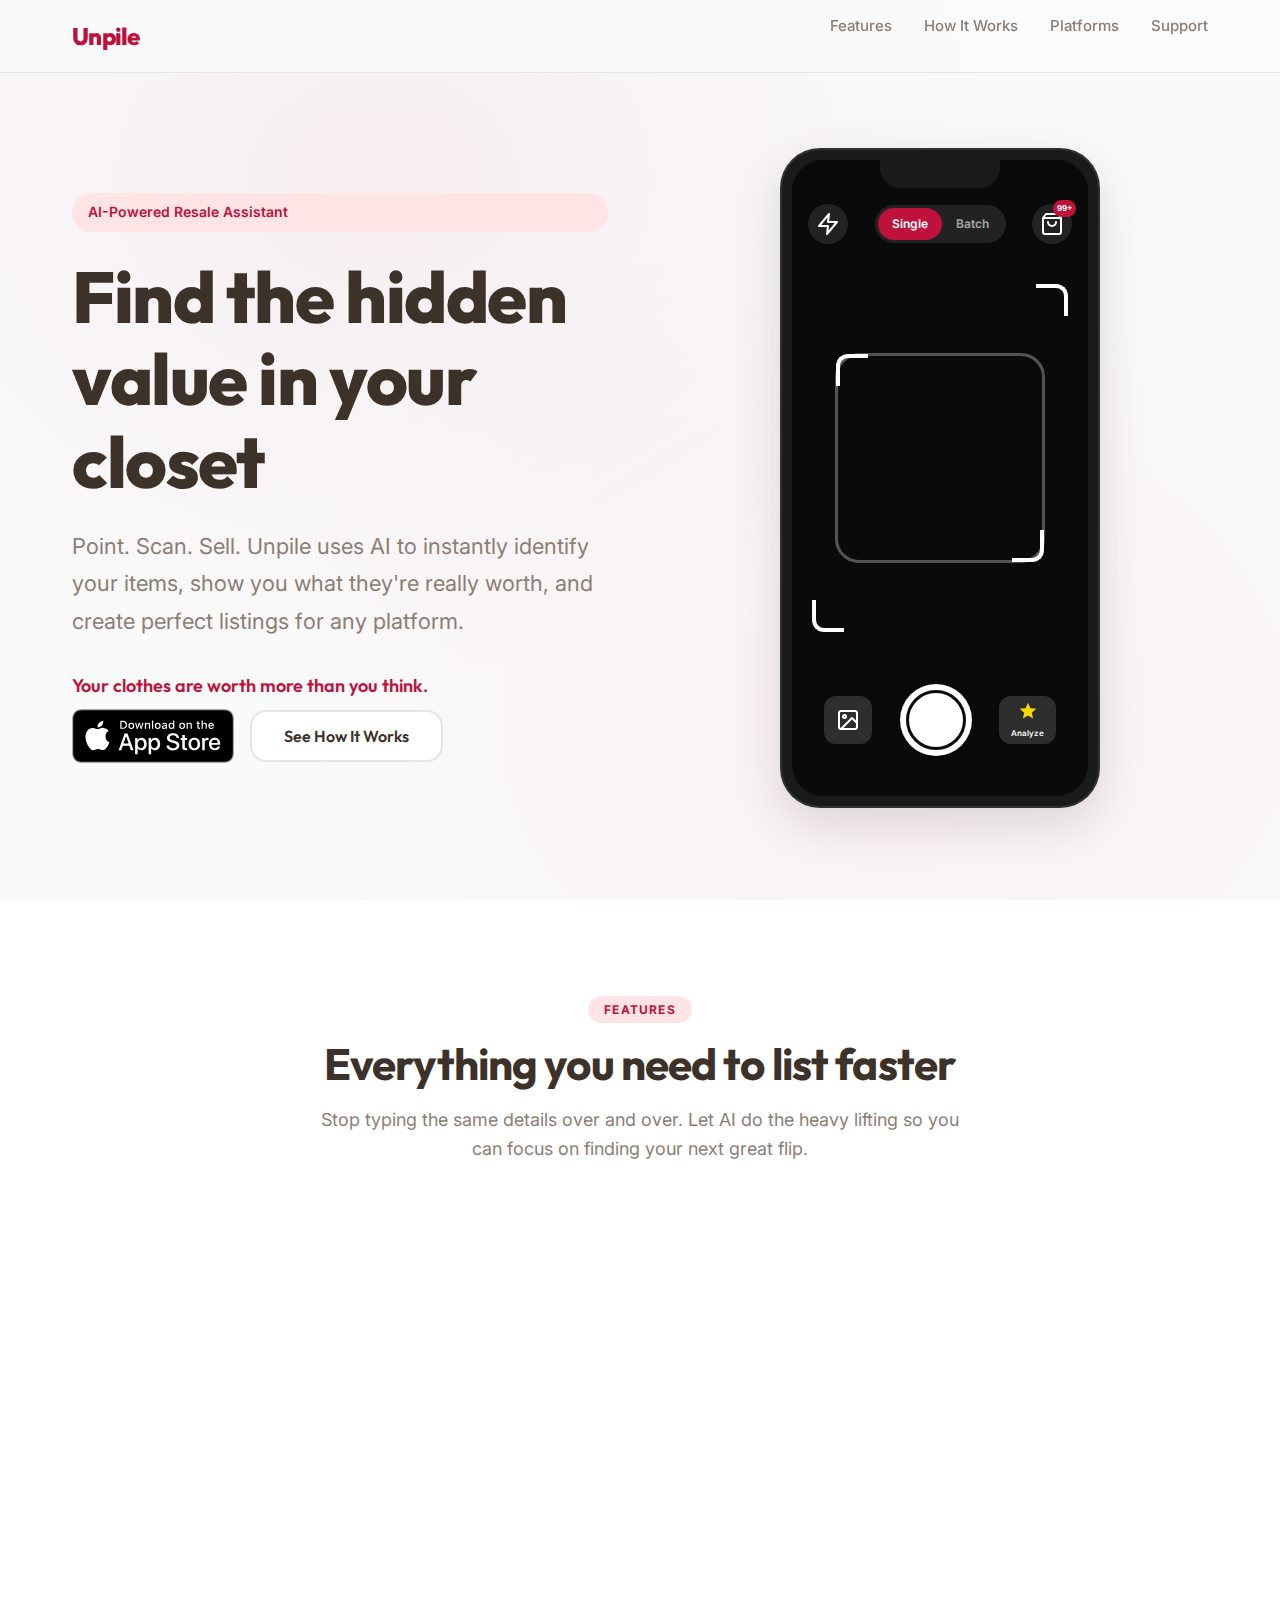
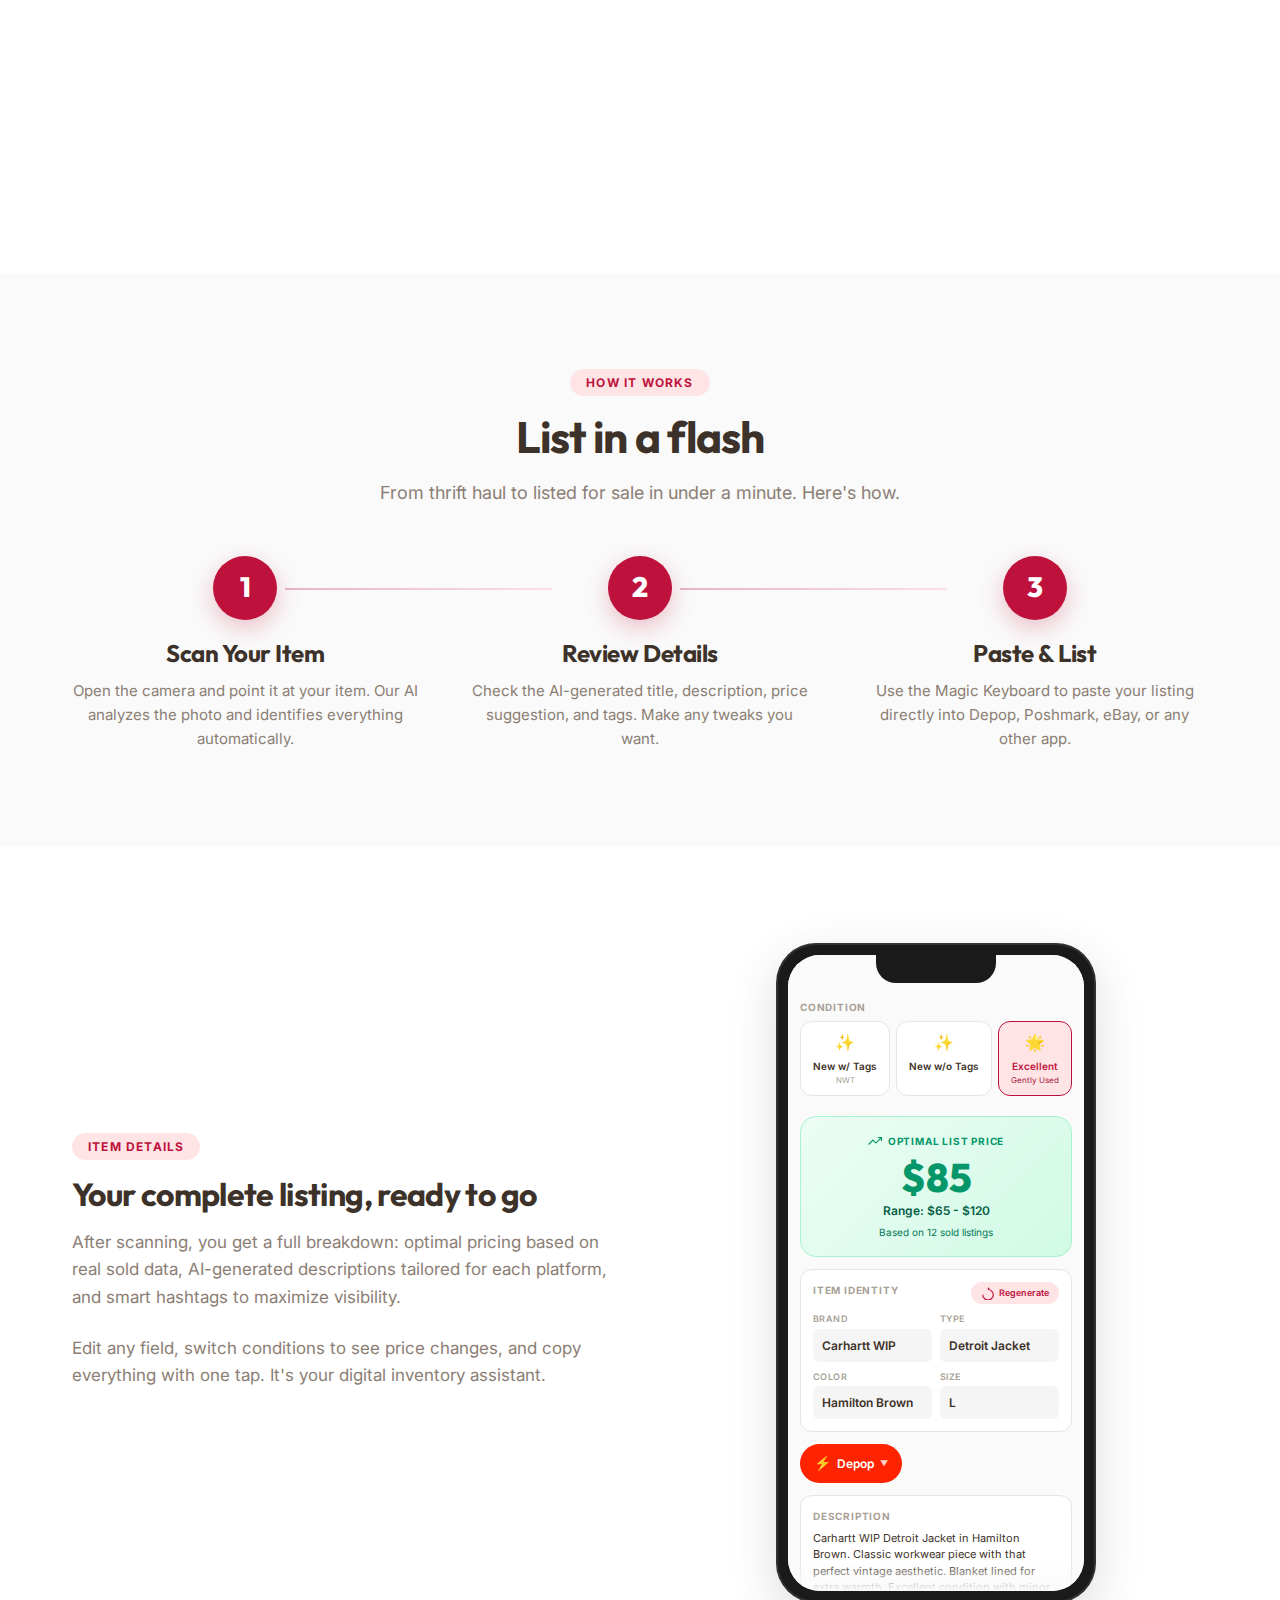
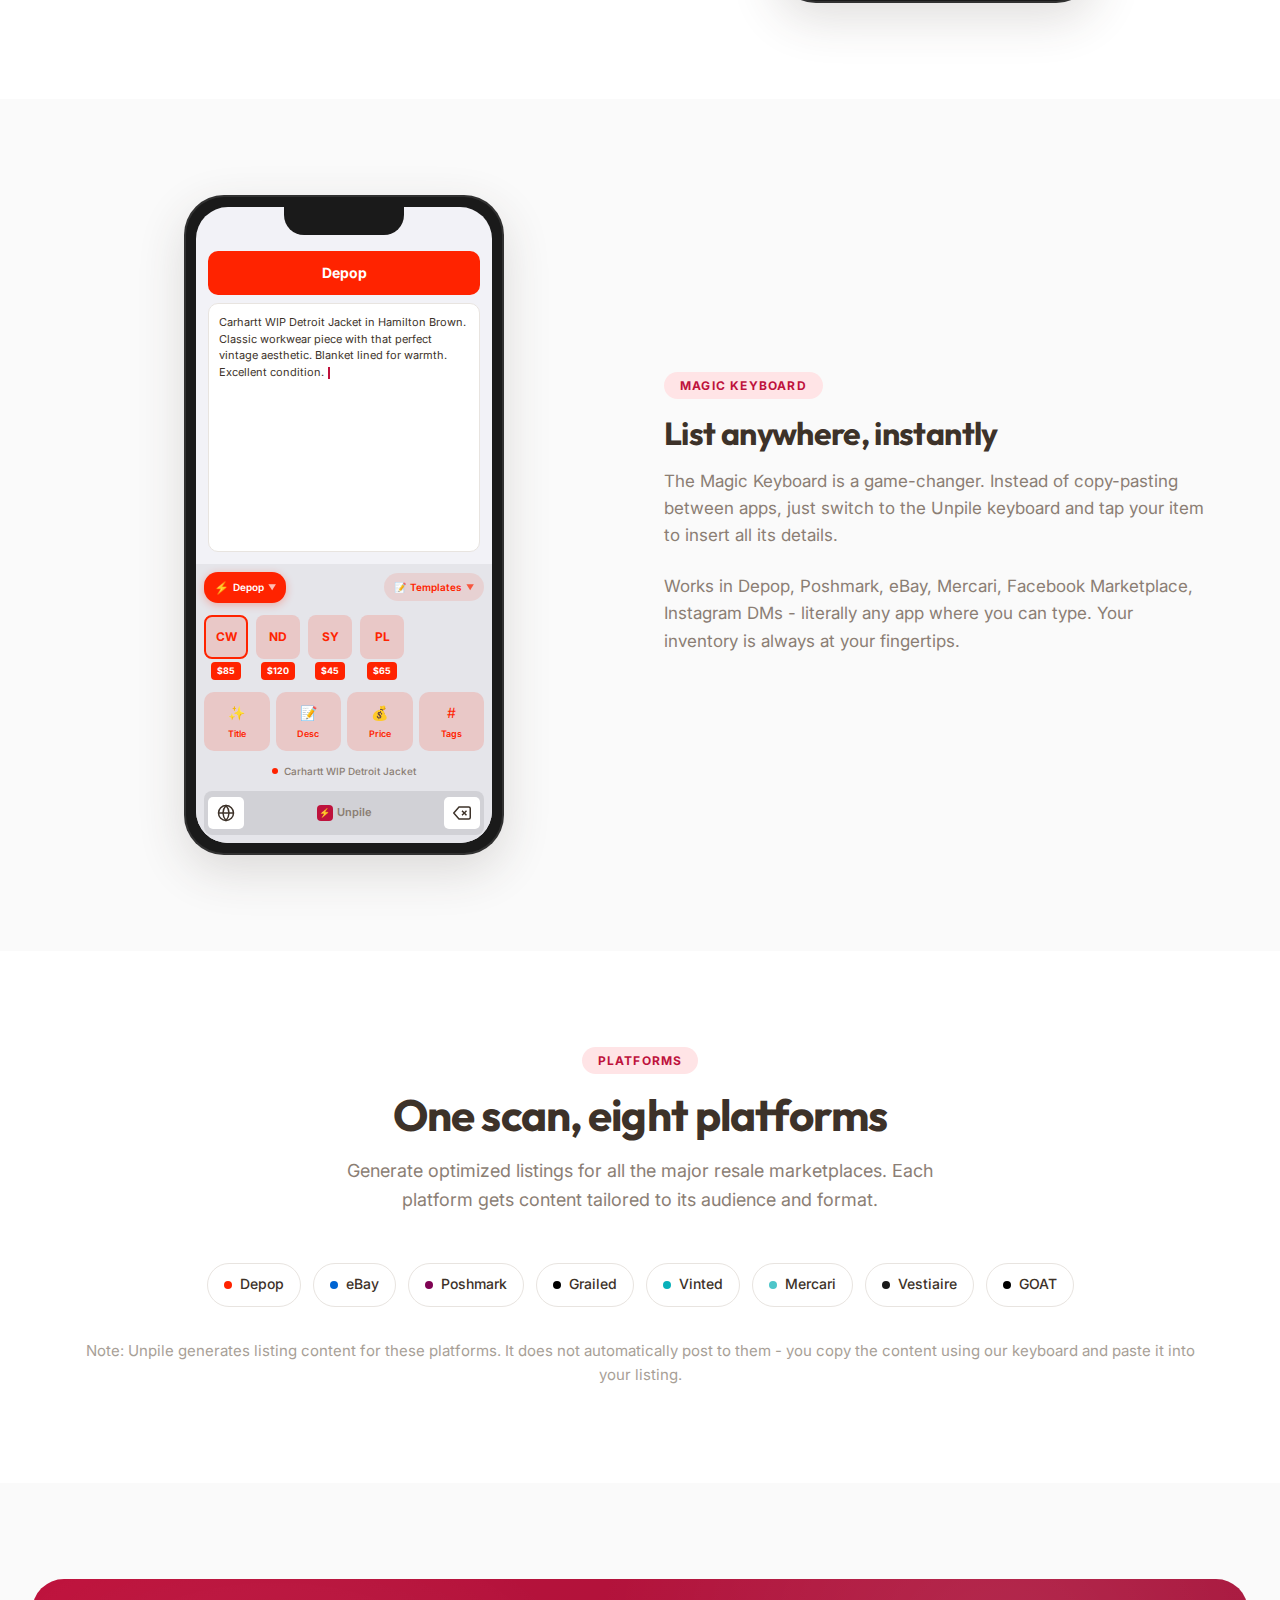
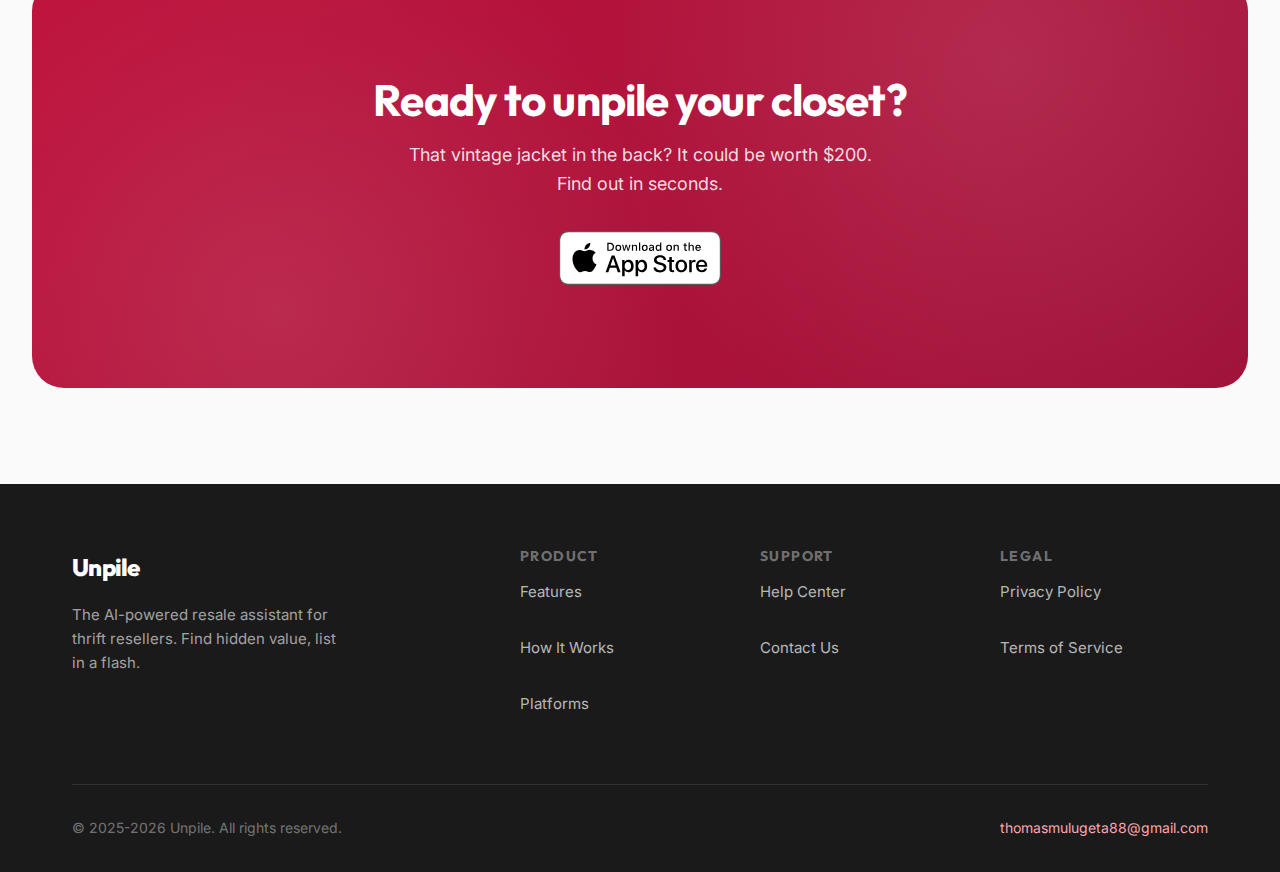
<file: index.html>
<!DOCTYPE html>
<html lang="en">
<head>
    <meta charset="UTF-8">
    <meta name="viewport" content="width=device-width, initial-scale=1.0, viewport-fit=cover">
    <meta name="description" content="Unpile - The AI-powered resale assistant. Find hidden value in your closet with instant item scanning, smart pricing from real eBay data, and one-tap listings for Depop, Poshmark, eBay, and more.">
    <meta name="keywords" content="reseller app, thrift reselling, AI scanner, Depop, Poshmark, eBay, Grailed, inventory app, resale assistant">
    <meta name="author" content="Unpile">
    <meta name="robots" content="index, follow">

    <!-- iOS Native Feel -->
    <meta name="apple-mobile-web-app-capable" content="yes">
    <meta name="apple-mobile-web-app-status-bar-style" content="black-translucent">
    <meta name="format-detection" content="telephone=no">
    <meta name="theme-color" content="#FAFAFA">

    <!-- Open Graph / Facebook -->
    <meta property="og:type" content="website">
    <meta property="og:url" content="https://unpile-app.github.io/">
    <meta property="og:title" content="Unpile - Find Hidden Value in Your Closet">
    <meta property="og:description" content="The AI-powered resale assistant. Scan items, get smart pricing, and generate listings for 8+ platforms in seconds.">
    <meta property="og:image" content="https://unpile-app.github.io/og-image.png">
    <meta property="og:site_name" content="Unpile">

    <!-- Twitter -->
    <meta name="twitter:card" content="summary_large_image">
    <meta name="twitter:url" content="https://unpile-app.github.io/">
    <meta name="twitter:title" content="Unpile - Find Hidden Value in Your Closet">
    <meta name="twitter:description" content="The AI-powered resale assistant. Scan items, get smart pricing, and generate listings for 8+ platforms in seconds.">
    <meta name="twitter:image" content="https://unpile-app.github.io/og-image.png">

    <!-- Favicon -->
    <link rel="icon" type="image/png" sizes="32x32" href="favicon-32x32.png">
    <link rel="icon" type="image/png" sizes="16x16" href="favicon-16x16.png">
    <link rel="apple-touch-icon" sizes="180x180" href="apple-touch-icon.png">

    <title>Unpile - Find Hidden Value in Your Closet</title>
    <link rel="stylesheet" href="styles.css">
</head>
<body>
<script>
// Keyboard accessibility for nav toggle
document.addEventListener('DOMContentLoaded', function() {
  var navToggle = document.querySelector('.nav-toggle');
  if (navToggle) {
    navToggle.addEventListener('keydown', function(e) {
      if (e.key === 'Enter' || e.key === ' ') {
        e.preventDefault();
        var checkbox = document.getElementById('nav-toggle');
        if (checkbox) checkbox.checked = !checkbox.checked;
      }
    });
  }
});
</script>
    <a href="#main-content" class="skip-link">Skip to main content</a>

    <!-- Header -->
    <header class="header">
        <div class="container header-inner">
            <a href="/" class="logo">Unpile</a>
            <nav class="nav" aria-label="Main navigation">
                <a href="#features">Features</a>
                <a href="#how-it-works">How It Works</a>
                <a href="#platforms">Platforms</a>
                <a href="support.html">Support</a>
            </nav>
            <!-- Mobile Menu (CSS-only checkbox hack) -->
            <input type="checkbox" id="nav-toggle" class="nav-toggle-checkbox" aria-hidden="true">
            <label for="nav-toggle" class="nav-toggle" aria-label="Toggle navigation menu" role="button" tabindex="0">
                <span></span>
                <span></span>
                <span></span>
            </label>
            <nav class="mobile-nav" aria-label="Mobile navigation">
                <label for="nav-toggle" class="mobile-nav-link"><a href="#features">Features</a></label>
                <label for="nav-toggle" class="mobile-nav-link"><a href="#how-it-works">How It Works</a></label>
                <label for="nav-toggle" class="mobile-nav-link"><a href="#platforms">Platforms</a></label>
                <a href="support.html" class="mobile-nav-link-direct">Support</a>
                <a href="https://apps.apple.com/us/app/unpile-reseller-ai-scanner/id6757661623" class="mobile-nav-cta">
                    <img src="app-store-badge.svg" alt="Download on the App Store" class="mobile-app-badge" loading="lazy">
                </a>
            </nav>
            <label for="nav-toggle" class="mobile-nav-overlay" aria-hidden="true"></label>
        </div>
    </header>

    <main id="main-content">
        <!-- Hero Section -->
        <section class="hero">
            <div class="hero-bg"></div>
            <div class="container">
                <div class="hero-content">
                    <span class="hero-badge">AI-Powered Resale Assistant</span>
                    <h1 class="hero-title">Find the hidden value in your closet</h1>
                    <p class="hero-description">
                        Point. Scan. Sell. Unpile uses AI to instantly identify your items,
                        show you what they're really worth, and create perfect listings for
                        any platform.
                    </p>
                    <p class="hero-cta-text">Your clothes are worth more than you think.</p>
                    <div class="hero-actions">
                        <a href="https://apps.apple.com/us/app/unpile-reseller-ai-scanner/id6757661623" class="app-store-link" aria-label="Download Unpile on the App Store">
                            <img src="app-store-badge.svg" alt="Download on the App Store" class="app-store-badge" loading="lazy">
                        </a>
                        <a href="#how-it-works" class="btn btn-secondary">See How It Works</a>
                    </div>
                </div>
                <div class="hero-visual">
                    <!-- Scanner Mockup -->
                    <div class="phone-frame animate-float">
                        <div class="phone-screen scanner-screen">
                            <div class="phone-notch"></div>
                            <div class="scanner-mockup">
                                <!-- Top Bar -->
                                <div class="scanner-top-bar">
                                    <button class="scanner-icon-btn">
                                        <svg width="24" height="24" viewBox="0 0 24 24" fill="none" stroke="currentColor" stroke-width="2" stroke-linecap="round" stroke-linejoin="round">
                                            <polygon points="13 2 3 14 12 14 11 22 21 10 12 10 13 2"></polygon>
                                        </svg>
                                    </button>
                                    <div class="scanner-mode-toggle">
                                        <span class="mode-option mode-active">Single</span>
                                        <span class="mode-option">Batch</span>
                                    </div>
                                    <button class="scanner-icon-btn scanner-bucket-btn">
                                        <svg width="24" height="24" viewBox="0 0 24 24" fill="none" stroke="currentColor" stroke-width="2" stroke-linecap="round" stroke-linejoin="round">
                                            <path d="M6 2L3 6v14a2 2 0 0 0 2 2h14a2 2 0 0 0 2-2V6l-3-4z"></path>
                                            <line x1="3" y1="6" x2="21" y2="6"></line>
                                            <path d="M16 10a4 4 0 0 1-8 0"></path>
                                        </svg>
                                        <span class="bucket-badge">99+</span>
                                    </button>
                                </div>
                                <!-- Viewfinder -->
                                <div class="scanner-viewfinder">
                                    <div class="scanner-capture-frame"></div>
                                </div>
                                <!-- Bottom Controls -->
                                <div class="scanner-controls">
                                    <button class="scanner-control-btn">
                                        <svg width="24" height="24" viewBox="0 0 24 24" fill="none" stroke="currentColor" stroke-width="2" stroke-linecap="round" stroke-linejoin="round">
                                            <rect x="3" y="3" width="18" height="18" rx="2" ry="2"></rect>
                                            <circle cx="8.5" cy="8.5" r="1.5"></circle>
                                            <polyline points="21 15 16 10 5 21"></polyline>
                                        </svg>
                                    </button>
                                    <button class="scanner-shutter-btn">
                                        <span class="shutter-inner"></span>
                                    </button>
                                    <button class="scanner-control-btn scanner-analyze-btn">
                                        <svg width="20" height="20" viewBox="0 0 24 24" fill="currentColor">
                                            <path d="M12 2L9.19 8.63L2 9.24L7.46 13.97L5.82 21L12 17.27L18.18 21L16.54 13.97L22 9.24L14.81 8.63L12 2Z"></path>
                                        </svg>
                                        <span class="analyze-text">Analyze</span>
                                    </button>
                                </div>
                            </div>
                        </div>
                    </div>
                </div>
            </div>
        </section>

        <!-- Features Section -->
        <section class="section bg-white" id="features">
            <div class="container">
                <div class="section-header">
                    <span class="section-badge">Features</span>
                    <h2 class="section-title">Everything you need to list faster</h2>
                    <p class="section-description">
                        Stop typing the same details over and over. Let AI do the heavy lifting
                        so you can focus on finding your next great flip.
                    </p>
                </div>

                <div class="features-grid stagger-children">
                    <div class="feature-card">
                        <div class="feature-icon">
                            <svg viewBox="0 0 24 24" fill="none" stroke="currentColor" stroke-width="2" stroke-linecap="round" stroke-linejoin="round">
                                <path d="M23 19a2 2 0 0 1-2 2H3a2 2 0 0 1-2-2V8a2 2 0 0 1 2-2h4l2-3h6l2 3h4a2 2 0 0 1 2 2z"></path>
                                <circle cx="12" cy="13" r="4"></circle>
                            </svg>
                        </div>
                        <h3>AI-Powered Scanning</h3>
                        <p>Point your camera at any item. Our AI instantly identifies the brand, style, materials, and condition - no typing required.</p>
                    </div>

                    <div class="feature-card">
                        <div class="feature-icon">
                            <svg viewBox="0 0 24 24" fill="none" stroke="currentColor" stroke-width="2" stroke-linecap="round" stroke-linejoin="round">
                                <line x1="12" y1="1" x2="12" y2="23"></line>
                                <path d="M17 5H9.5a3.5 3.5 0 0 0 0 7h5a3.5 3.5 0 0 1 0 7H6"></path>
                            </svg>
                        </div>
                        <h3>Smart Pricing</h3>
                        <p>See what similar items actually sold for on eBay. Price with confidence using real market data, not guesswork.</p>
                    </div>

                    <div class="feature-card">
                        <div class="feature-icon">
                            <svg viewBox="0 0 24 24" fill="none" stroke="currentColor" stroke-width="2" stroke-linecap="round" stroke-linejoin="round">
                                <path d="M11 4H4a2 2 0 0 0-2 2v14a2 2 0 0 0 2 2h14a2 2 0 0 0 2-2v-7"></path>
                                <path d="M18.5 2.5a2.121 2.121 0 0 1 3 3L12 15l-4 1 1-4 9.5-9.5z"></path>
                            </svg>
                        </div>
                        <h3>Auto Listings</h3>
                        <p>Get platform-ready titles and descriptions generated instantly. Optimized for Depop, Poshmark, eBay, and 5 more.</p>
                    </div>

                    <div class="feature-card">
                        <div class="feature-icon">
                            <svg viewBox="0 0 24 24" fill="none" stroke="currentColor" stroke-width="2" stroke-linecap="round" stroke-linejoin="round">
                                <rect x="2" y="4" width="20" height="16" rx="2"></rect>
                                <path d="M6 8h.01M10 8h.01M14 8h.01M18 8h.01M6 12h.01M10 12h.01M14 12h.01M18 12h.01M6 16h12"></path>
                            </svg>
                        </div>
                        <h3>Magic Keyboard</h3>
                        <p>Our iOS keyboard extension lets you paste listings directly into any app. One tap to insert your item details anywhere.</p>
                    </div>

                    <div class="feature-card">
                        <div class="feature-icon">
                            <svg viewBox="0 0 24 24" fill="none" stroke="currentColor" stroke-width="2" stroke-linecap="round" stroke-linejoin="round">
                                <path d="M21 16V8a2 2 0 0 0-1-1.73l-7-4a2 2 0 0 0-2 0l-7 4A2 2 0 0 0 3 8v8a2 2 0 0 0 1 1.73l7 4a2 2 0 0 0 2 0l7-4A2 2 0 0 0 21 16z"></path>
                                <polyline points="3.27 6.96 12 12.01 20.73 6.96"></polyline>
                                <line x1="12" y1="22.08" x2="12" y2="12"></line>
                            </svg>
                        </div>
                        <h3>Cloud Inventory</h3>
                        <p>Your entire inventory synced across devices. Access your items anywhere, never lose track of what you have listed.</p>
                    </div>

                    <div class="feature-card">
                        <div class="feature-icon">
                            <svg viewBox="0 0 24 24" fill="none" stroke="currentColor" stroke-width="2" stroke-linecap="round" stroke-linejoin="round">
                                <polygon points="12 2 15.09 8.26 22 9.27 17 14.14 18.18 21.02 12 17.77 5.82 21.02 7 14.14 2 9.27 8.91 8.26 12 2"></polygon>
                            </svg>
                        </div>
                        <h3>Brand Detection</h3>
                        <p>Instantly recognize 1000+ brands from photos. Our AI catches details you might miss, maximizing your item's value.</p>
                    </div>
                </div>
            </div>
        </section>

        <!-- How It Works Section -->
        <section class="section" id="how-it-works">
            <div class="container">
                <div class="section-header">
                    <span class="section-badge">How It Works</span>
                    <h2 class="section-title">List in a flash</h2>
                    <p class="section-description">
                        From thrift haul to listed for sale in under a minute. Here's how.
                    </p>
                </div>

                <div class="steps">
                    <div class="step">
                        <div class="step-number">1</div>
                        <h3>Scan Your Item</h3>
                        <p>Open the camera and point it at your item. Our AI analyzes the photo and identifies everything automatically.</p>
                    </div>
                    <div class="step">
                        <div class="step-number">2</div>
                        <h3>Review Details</h3>
                        <p>Check the AI-generated title, description, price suggestion, and tags. Make any tweaks you want.</p>
                    </div>
                    <div class="step">
                        <div class="step-number">3</div>
                        <h3>Paste & List</h3>
                        <p>Use the Magic Keyboard to paste your listing directly into Depop, Poshmark, eBay, or any other app.</p>
                    </div>
                </div>
            </div>
        </section>

        <!-- App Showcase: VibeCard (Item Details) -->
        <section class="section bg-white">
            <div class="container">
                <div class="showcase">
                    <div class="showcase-content">
                        <span class="section-badge">Item Details</span>
                        <h3>Your complete listing, ready to go</h3>
                        <p>
                            After scanning, you get a full breakdown: optimal pricing based on
                            real sold data, AI-generated descriptions tailored for each platform,
                            and smart hashtags to maximize visibility.
                        </p>
                        <p>
                            Edit any field, switch conditions to see price changes, and copy
                            everything with one tap. It's your digital inventory assistant.
                        </p>
                    </div>
                    <div class="showcase-visual">
                        <!-- VibeCard Mockup -->
                        <div class="phone-frame">
                            <div class="phone-screen">
                                <div class="phone-notch"></div>
                                <div class="vibecard-mockup">
                                    <!-- Condition Selector -->
                                    <div class="vibecard-condition-section">
                                        <span class="vibecard-section-label">CONDITION</span>
                                        <div class="vibecard-condition-scroll">
                                            <div class="vibecard-chip">
                                                <span class="vibecard-chip-icon">✨</span>
                                                <span class="vibecard-chip-text">New w/ Tags</span>
                                                <span class="vibecard-chip-sub">NWT</span>
                                            </div>
                                            <div class="vibecard-chip">
                                                <span class="vibecard-chip-icon">✨</span>
                                                <span class="vibecard-chip-text">New w/o Tags</span>
                                            </div>
                                            <div class="vibecard-chip vibecard-chip-active">
                                                <span class="vibecard-chip-icon">🌟</span>
                                                <span class="vibecard-chip-text">Excellent</span>
                                                <span class="vibecard-chip-sub">Gently Used</span>
                                            </div>
                                            <div class="vibecard-chip">
                                                <span class="vibecard-chip-icon">♻️</span>
                                                <span class="vibecard-chip-text">Good</span>
                                                <span class="vibecard-chip-sub">Avg Wear</span>
                                            </div>
                                            <div class="vibecard-chip vibecard-chip-custom">
                                                <span class="vibecard-chip-icon">+</span>
                                                <span class="vibecard-chip-text">Custom</span>
                                            </div>
                                        </div>
                                    </div>

                                    <!-- Hero Valuation Block -->
                                    <div class="vibecard-valuation">
                                        <div class="vibecard-valuation-header">
                                            <svg class="vibecard-trending-icon" viewBox="0 0 24 24" fill="none" stroke="currentColor" stroke-width="2">
                                                <polyline points="23 6 13.5 15.5 8.5 10.5 1 18"></polyline>
                                                <polyline points="17 6 23 6 23 12"></polyline>
                                            </svg>
                                            <span>OPTIMAL LIST PRICE</span>
                                        </div>
                                        <div class="vibecard-big-price">$85</div>
                                        <div class="vibecard-price-range">Range: $65 - $120</div>
                                        <div class="vibecard-comps">Based on 12 sold listings</div>
                                    </div>

                                    <!-- Item Identity Grid -->
                                    <div class="vibecard-identity">
                                        <div class="vibecard-identity-header">
                                            <span class="vibecard-section-label">ITEM IDENTITY</span>
                                            <div class="vibecard-regenerate-btn">
                                                <svg viewBox="0 0 24 24" fill="none" stroke="currentColor" stroke-width="2" width="14" height="14">
                                                    <path d="M12 3l1.5 1.5L12 6m0 0a9 9 0 11-9 9"></path>
                                                </svg>
                                                <span>Regenerate</span>
                                            </div>
                                        </div>
                                        <div class="vibecard-identity-grid">
                                            <div class="vibecard-identity-row">
                                                <span class="vibecard-identity-label">Brand</span>
                                                <span class="vibecard-identity-value">Carhartt WIP</span>
                                            </div>
                                            <div class="vibecard-identity-row">
                                                <span class="vibecard-identity-label">Type</span>
                                                <span class="vibecard-identity-value">Detroit Jacket</span>
                                            </div>
                                            <div class="vibecard-identity-row">
                                                <span class="vibecard-identity-label">Color</span>
                                                <span class="vibecard-identity-value">Hamilton Brown</span>
                                            </div>
                                            <div class="vibecard-identity-row">
                                                <span class="vibecard-identity-label">Size</span>
                                                <span class="vibecard-identity-value">L</span>
                                            </div>
                                        </div>
                                    </div>

                                    <!-- Platform Dropdown -->
                                    <div class="vibecard-platform">
                                        <div class="vibecard-platform-pill">
                                            <span class="vibecard-platform-icon">⚡</span>
                                            <span class="vibecard-platform-name">Depop</span>
                                            <span class="vibecard-platform-arrow">▼</span>
                                        </div>
                                    </div>

                                    <!-- Description Section -->
                                    <div class="vibecard-description">
                                        <span class="vibecard-section-label">DESCRIPTION</span>
                                        <div class="vibecard-description-text">
                                            Carhartt WIP Detroit Jacket in Hamilton Brown. Classic workwear piece with that perfect vintage aesthetic. Blanket lined for extra warmth. Excellent condition with minor fading that adds character. True to size L.
                                        </div>
                                    </div>

                                    <!-- Tags Section -->
                                    <div class="vibecard-tags">
                                        <span class="vibecard-section-label">TAGS</span>
                                        <div class="vibecard-tags-row">
                                            <span class="vibecard-tag tag-blue">#carhartt</span>
                                            <span class="vibecard-tag tag-purple">#workwear</span>
                                            <span class="vibecard-tag tag-amber">#vintage</span>
                                            <span class="vibecard-tag tag-green">#streetwear</span>
                                            <span class="vibecard-tag tag-pink">#gorpcore</span>
                                        </div>
                                    </div>

                                    <!-- Copy Buttons -->
                                    <div class="vibecard-actions">
                                        <button class="vibecard-copy-btn vibecard-copy-primary">Copy Description</button>
                                        <div class="vibecard-copy-row">
                                            <button class="vibecard-copy-btn">Copy All</button>
                                            <button class="vibecard-copy-btn">Copy Title</button>
                                            <button class="vibecard-copy-btn">Copy Tags</button>
                                        </div>
                                    </div>

                                    <!-- Scroll indicator -->
                                    <div class="vibecard-scroll-indicator"></div>
                                </div>
                            </div>
                        </div>
                    </div>
                </div>
            </div>
        </section>

        <!-- App Showcase: Magic Keyboard -->
        <section class="section">
            <div class="container">
                <div class="showcase reverse">
                    <div class="showcase-content">
                        <span class="section-badge">Magic Keyboard</span>
                        <h3>List anywhere, instantly</h3>
                        <p>
                            The Magic Keyboard is a game-changer. Instead of copy-pasting
                            between apps, just switch to the Unpile keyboard and tap your
                            item to insert all its details.
                        </p>
                        <p>
                            Works in Depop, Poshmark, eBay, Mercari, Facebook Marketplace,
                            Instagram DMs - literally any app where you can type. Your
                            inventory is always at your fingertips.
                        </p>
                    </div>
                    <div class="showcase-visual">
                        <!-- Magic Keyboard Mockup -->
                        <div class="phone-frame">
                            <div class="phone-screen">
                                <div class="phone-notch"></div>
                                <div class="magic-keyboard-mockup">
                                    <!-- App preview area -->
                                    <div class="mk-app-area">
                                        <div class="mk-app-header">
                                            <span class="mk-app-title">Depop</span>
                                        </div>
                                        <div class="mk-textarea">
                                            <span class="mk-typed">Carhartt WIP Detroit Jacket in Hamilton Brown. Classic workwear piece with that perfect vintage aesthetic. Blanket lined for warmth. Excellent condition.</span>
                                            <span class="mk-cursor"></span>
                                        </div>
                                    </div>

                                    <!-- Keyboard Extension -->
                                    <div class="mk-keyboard">
                                        <!-- Platform Tabs -->
                                        <div class="mk-header">
                                            <div class="mk-platform-pill mk-platform-active">
                                                <span class="mk-platform-icon">⚡</span>
                                                <span>Depop</span>
                                                <span class="mk-dropdown">▼</span>
                                            </div>
                                            <div class="mk-templates-pill">
                                                <span>📝</span>
                                                <span>Templates</span>
                                                <span class="mk-dropdown">▼</span>
                                            </div>
                                        </div>

                                        <!-- Items Carousel -->
                                        <div class="mk-items-scroll">
                                            <div class="mk-item mk-item-selected">
                                                <div class="mk-item-thumb">
                                                    <span class="mk-item-abbr">CW</span>
                                                </div>
                                                <span class="mk-item-price">$85</span>
                                            </div>
                                            <div class="mk-item">
                                                <div class="mk-item-thumb">
                                                    <span class="mk-item-abbr">ND</span>
                                                </div>
                                                <span class="mk-item-price">$120</span>
                                            </div>
                                            <div class="mk-item">
                                                <div class="mk-item-thumb">
                                                    <span class="mk-item-abbr">SY</span>
                                                </div>
                                                <span class="mk-item-price">$45</span>
                                            </div>
                                            <div class="mk-item">
                                                <div class="mk-item-thumb">
                                                    <span class="mk-item-abbr">PL</span>
                                                </div>
                                                <span class="mk-item-price">$65</span>
                                            </div>
                                        </div>

                                        <!-- Magic Buttons -->
                                        <div class="mk-magic-buttons">
                                            <button class="mk-magic-btn mk-magic-active">
                                                <span class="mk-magic-icon">✨</span>
                                                <span class="mk-magic-label">Title</span>
                                            </button>
                                            <button class="mk-magic-btn mk-magic-active">
                                                <span class="mk-magic-icon">📝</span>
                                                <span class="mk-magic-label">Desc</span>
                                            </button>
                                            <button class="mk-magic-btn mk-magic-active">
                                                <span class="mk-magic-icon">💰</span>
                                                <span class="mk-magic-label">Price</span>
                                            </button>
                                            <button class="mk-magic-btn mk-magic-active">
                                                <span class="mk-magic-icon">#</span>
                                                <span class="mk-magic-label">Tags</span>
                                            </button>
                                        </div>

                                        <!-- Selected Item Indicator -->
                                        <div class="mk-selected-indicator">
                                            <span class="mk-indicator-dot"></span>
                                            <span class="mk-indicator-text">Carhartt WIP Detroit Jacket</span>
                                        </div>

                                        <!-- Bottom Bar -->
                                        <div class="mk-bottom-bar">
                                            <button class="mk-globe-btn">
                                                <svg viewBox="0 0 24 24" width="18" height="18" fill="none" stroke="currentColor" stroke-width="2">
                                                    <circle cx="12" cy="12" r="10"></circle>
                                                    <line x1="2" y1="12" x2="22" y2="12"></line>
                                                    <path d="M12 2a15.3 15.3 0 0 1 4 10 15.3 15.3 0 0 1-4 10 15.3 15.3 0 0 1-4-10 15.3 15.3 0 0 1 4-10z"></path>
                                                </svg>
                                            </button>
                                            <div class="mk-branding">
                                                <span class="mk-brand-icon">⚡</span>
                                                <span class="mk-brand-text">Unpile</span>
                                            </div>
                                            <button class="mk-delete-btn">
                                                <svg viewBox="0 0 24 24" width="18" height="18" fill="none" stroke="currentColor" stroke-width="2">
                                                    <path d="M21 4H8l-7 8 7 8h13a2 2 0 0 0 2-2V6a2 2 0 0 0-2-2z"></path>
                                                    <line x1="18" y1="9" x2="12" y2="15"></line>
                                                    <line x1="12" y1="9" x2="18" y2="15"></line>
                                                </svg>
                                            </button>
                                        </div>
                                    </div>
                                </div>
                            </div>
                        </div>
                    </div>
                </div>
            </div>
        </section>

        <!-- Platforms Section -->
        <section class="section bg-white" id="platforms">
            <div class="container">
                <div class="section-header">
                    <span class="section-badge">Platforms</span>
                    <h2 class="section-title">One scan, eight platforms</h2>
                    <p class="section-description">
                        Generate optimized listings for all the major resale marketplaces.
                        Each platform gets content tailored to its audience and format.
                    </p>
                </div>

                <div class="platforms-grid">
                    <span class="platform-badge platform-depop">
                        <span class="dot"></span>
                        Depop
                    </span>
                    <span class="platform-badge platform-ebay">
                        <span class="dot"></span>
                        eBay
                    </span>
                    <span class="platform-badge platform-poshmark">
                        <span class="dot"></span>
                        Poshmark
                    </span>
                    <span class="platform-badge platform-grailed">
                        <span class="dot"></span>
                        Grailed
                    </span>
                    <span class="platform-badge platform-vinted">
                        <span class="dot"></span>
                        Vinted
                    </span>
                    <span class="platform-badge platform-mercari">
                        <span class="dot"></span>
                        Mercari
                    </span>
                    <span class="platform-badge platform-vestiaire">
                        <span class="dot"></span>
                        Vestiaire
                    </span>
                    <span class="platform-badge platform-goat">
                        <span class="dot"></span>
                        GOAT
                    </span>
                </div>

                <p class="text-center mt-8" style="color: var(--text-tertiary); font-size: 0.9375rem;">
                    Note: Unpile generates listing content for these platforms.
                    It does not automatically post to them - you copy the content using our keyboard
                    and paste it into your listing.
                </p>
            </div>
        </section>

        <!-- CTA Section -->
        <section class="cta-section">
            <div class="container">
                <h2>Ready to unpile your closet?</h2>
                <p>
                    That vintage jacket in the back? It could be worth $200. Find out in seconds.
                </p>
                <a href="https://apps.apple.com/us/app/unpile-reseller-ai-scanner/id6757661623" class="app-store-link cta-badge" aria-label="Download Unpile on the App Store">
                    <img src="app-store-badge.svg" alt="Download on the App Store" class="app-store-badge" loading="lazy">
                </a>
            </div>
        </section>
    </main>

    <!-- Footer -->
    <footer class="footer">
        <div class="container">
            <div class="footer-grid">
                <div class="footer-brand">
                    <a href="/" class="logo">Unpile</a>
                    <p>The AI-powered resale assistant for thrift resellers. Find hidden value, list in a flash.</p>
                </div>
                <div class="footer-section">
                    <h4>Product</h4>
                    <div class="footer-links">
                        <a href="#features">Features</a>
                        <a href="#how-it-works">How It Works</a>
                        <a href="#platforms">Platforms</a>
                    </div>
                </div>
                <div class="footer-section">
                    <h4>Support</h4>
                    <div class="footer-links">
                        <a href="support.html">Help Center</a>
                        <a href="mailto:thomasmulugeta88@gmail.com">Contact Us</a>
                    </div>
                </div>
                <div class="footer-section">
                    <h4>Legal</h4>
                    <div class="footer-links">
                        <a href="privacy.html">Privacy Policy</a>
                        <a href="terms.html">Terms of Service</a>
                    </div>
                </div>
            </div>
            <div class="footer-bottom">
                <p>&copy; 2025-2026 Unpile. All rights reserved.</p>
                <p><a href="mailto:thomasmulugeta88@gmail.com">thomasmulugeta88@gmail.com</a></p>
            </div>
        </div>
    </footer>
</body>
</html>
</file>
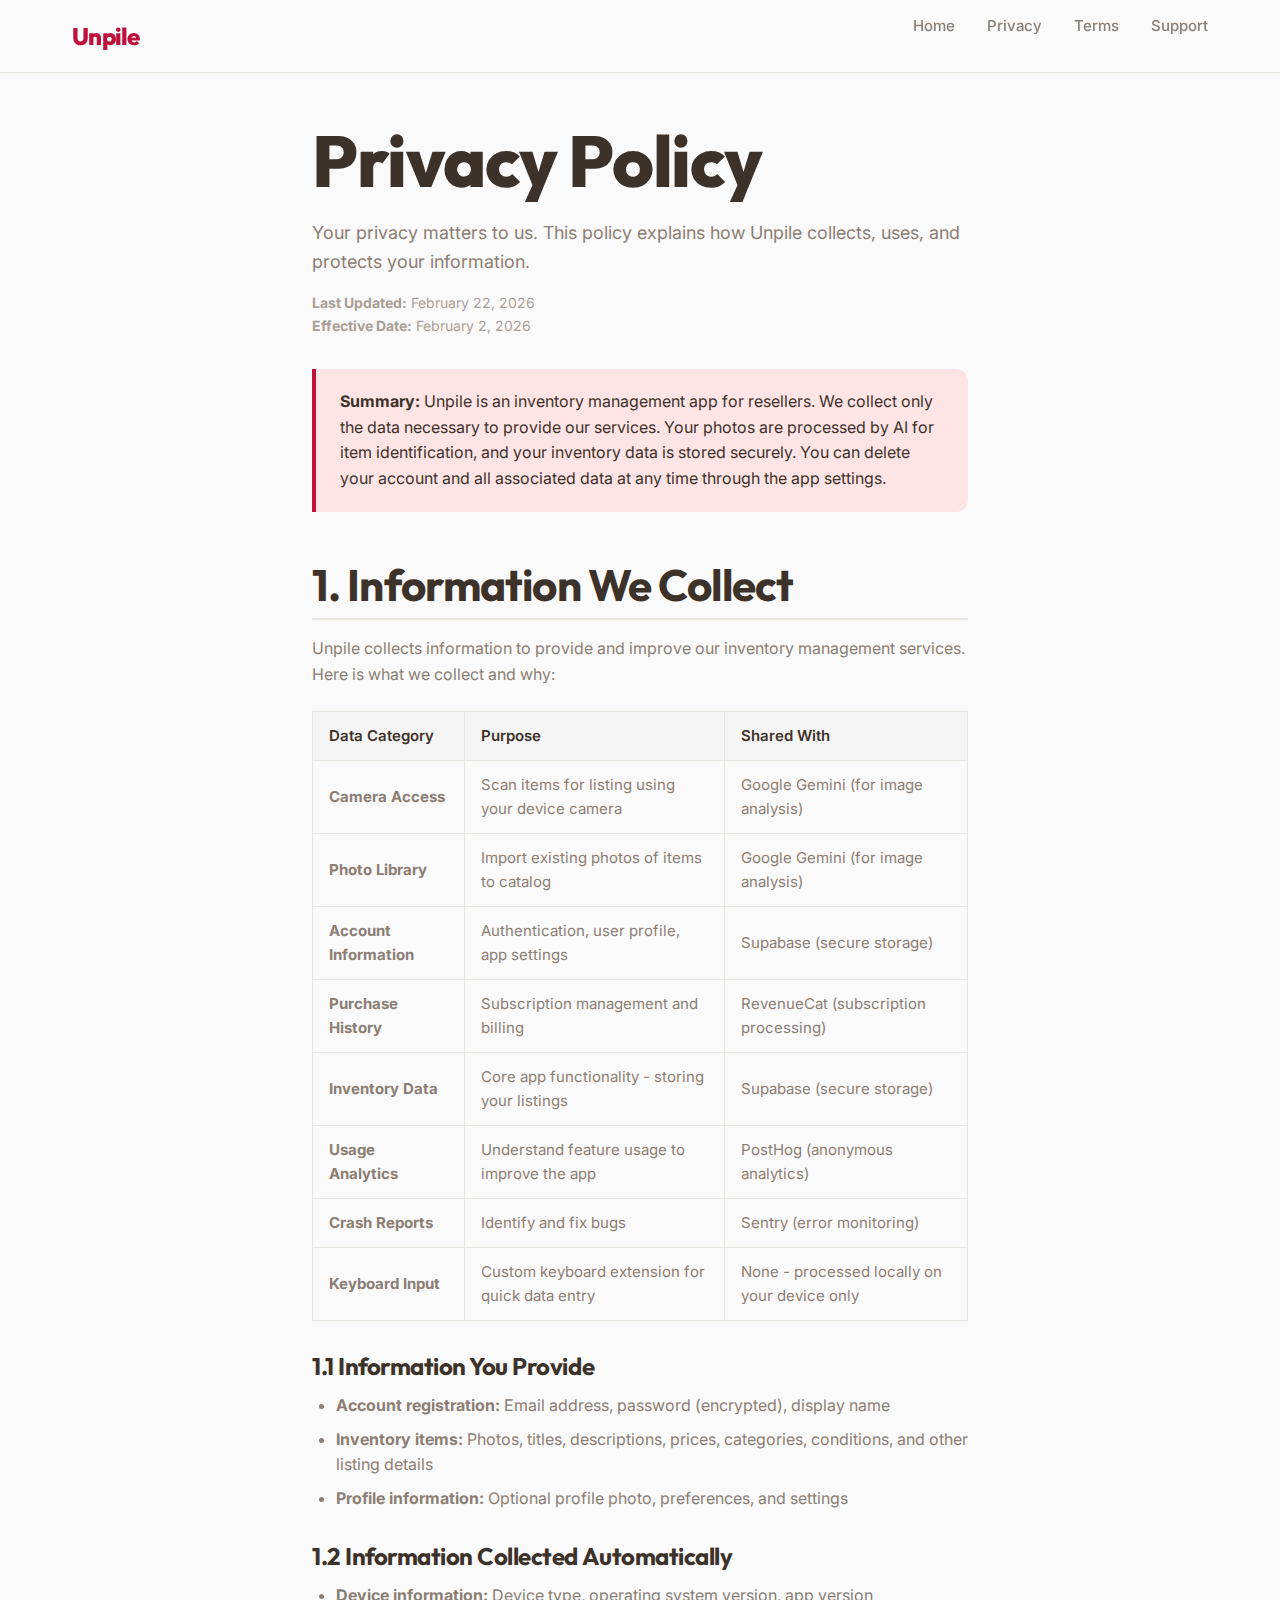
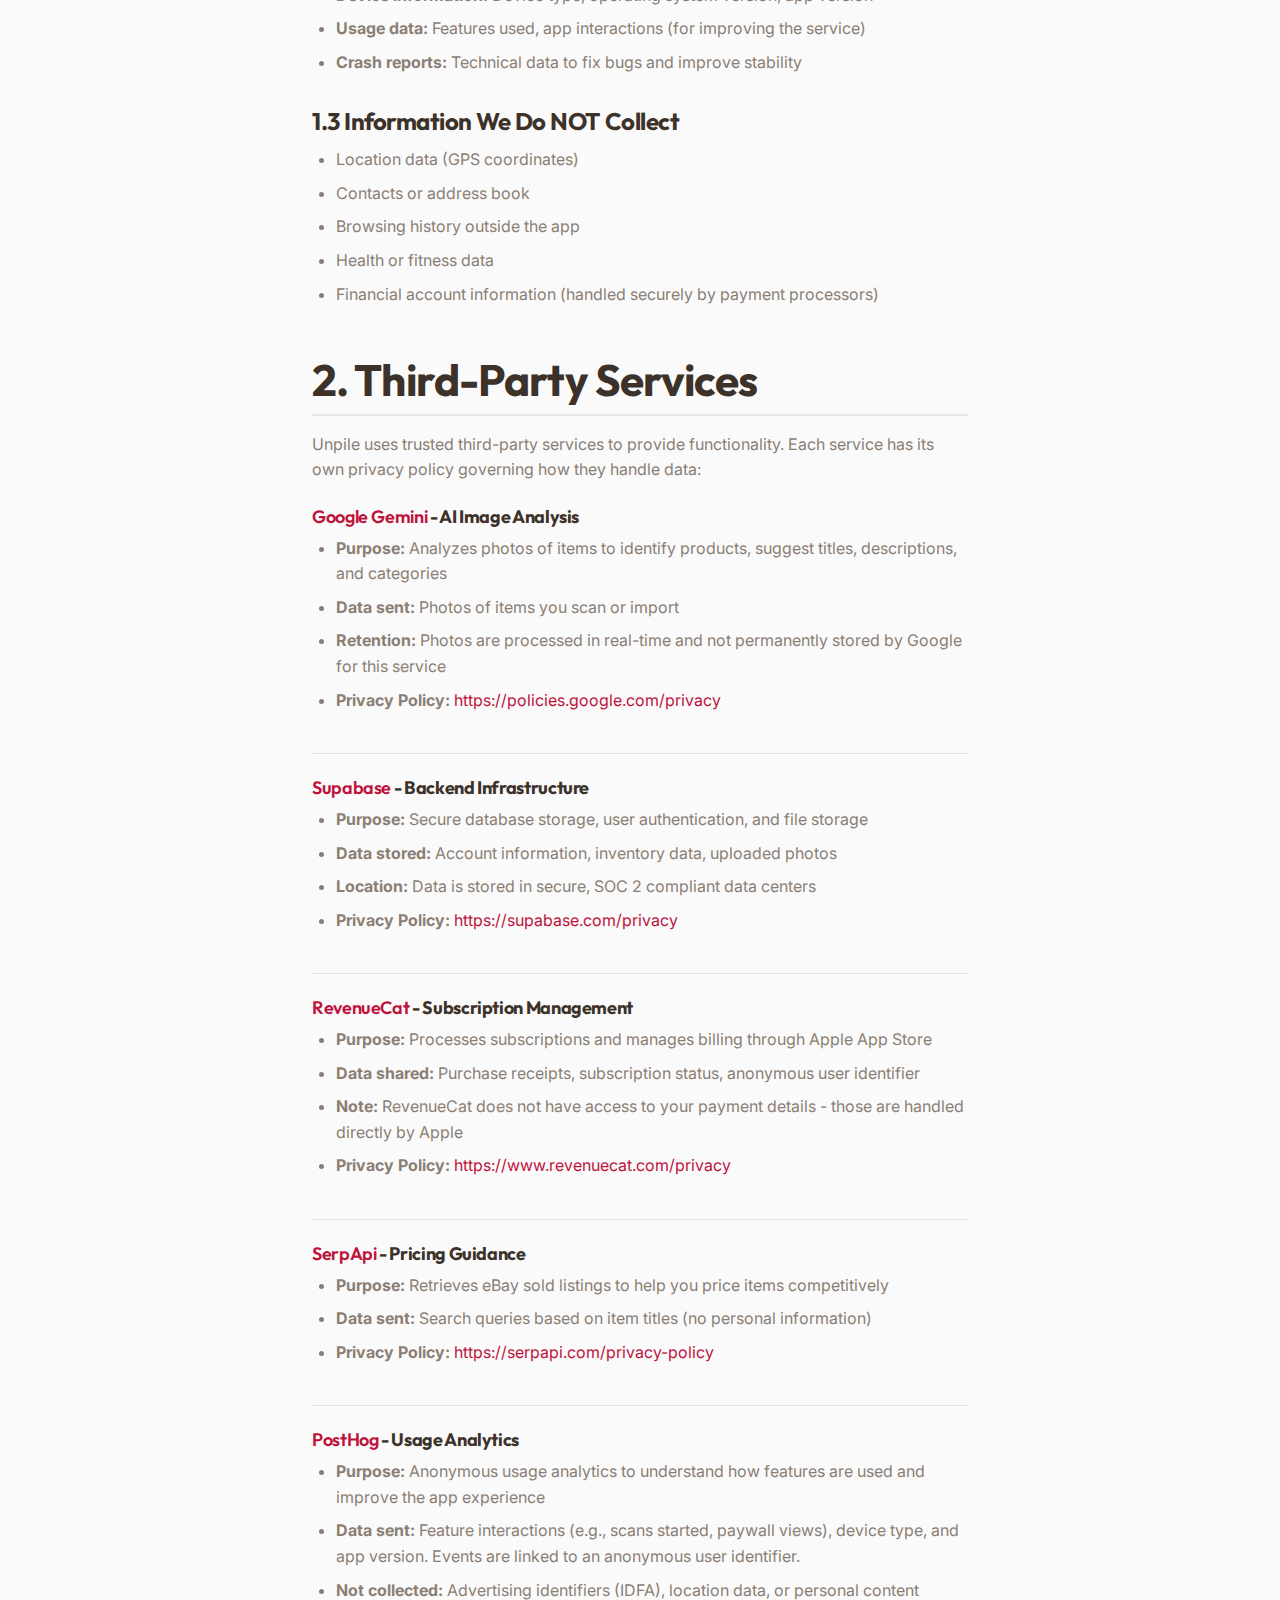
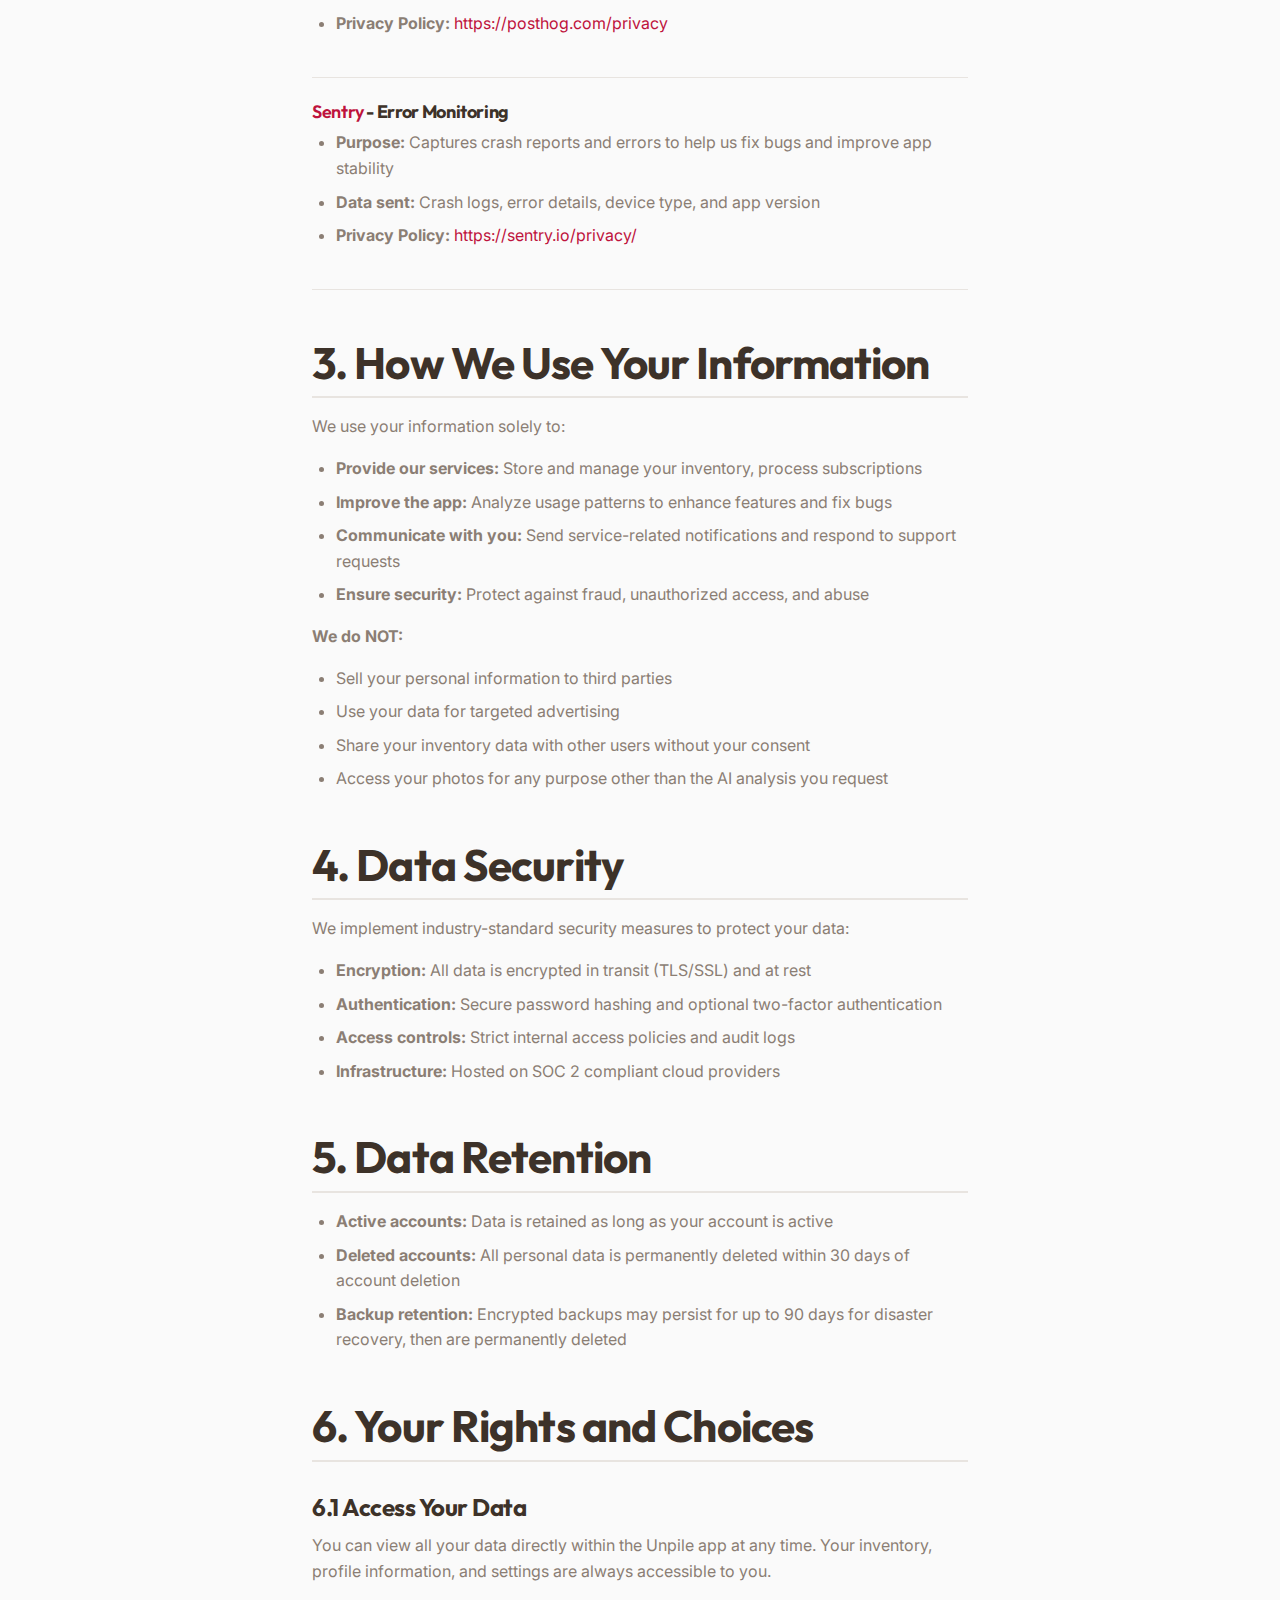
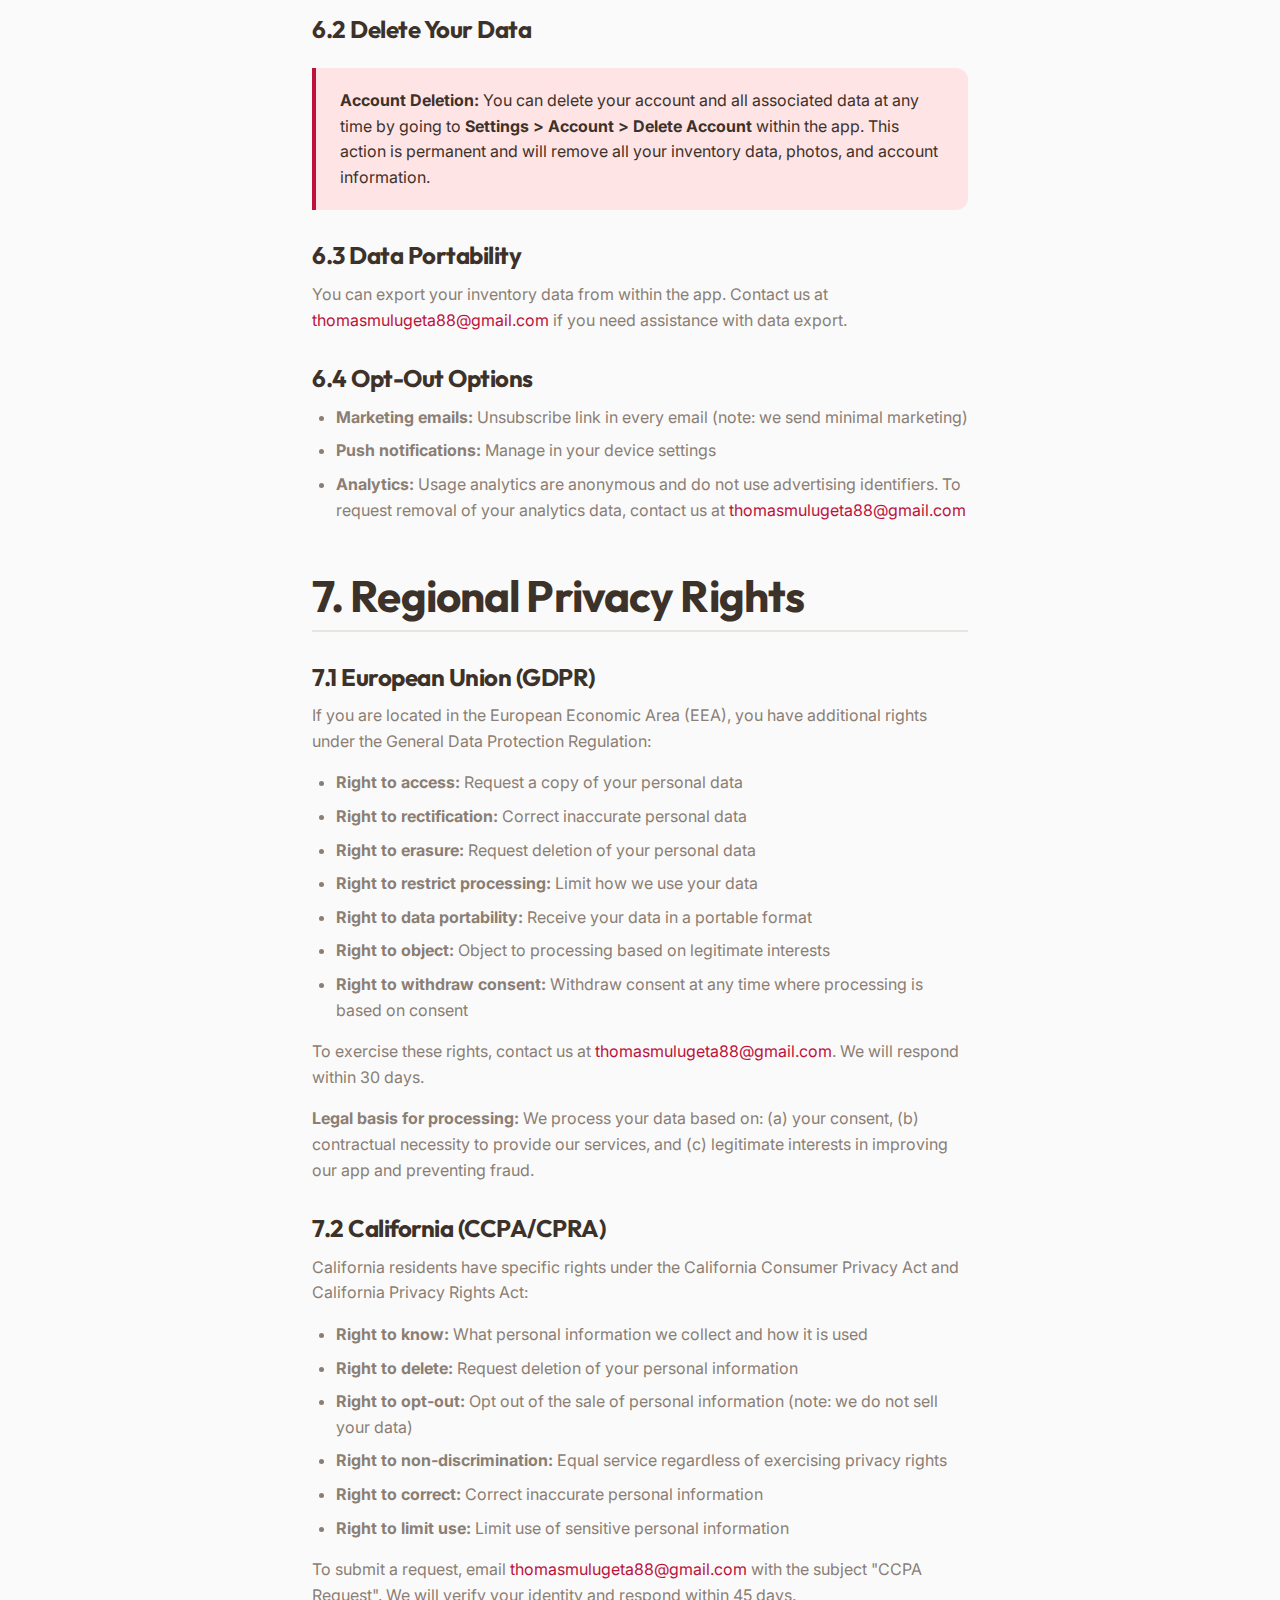
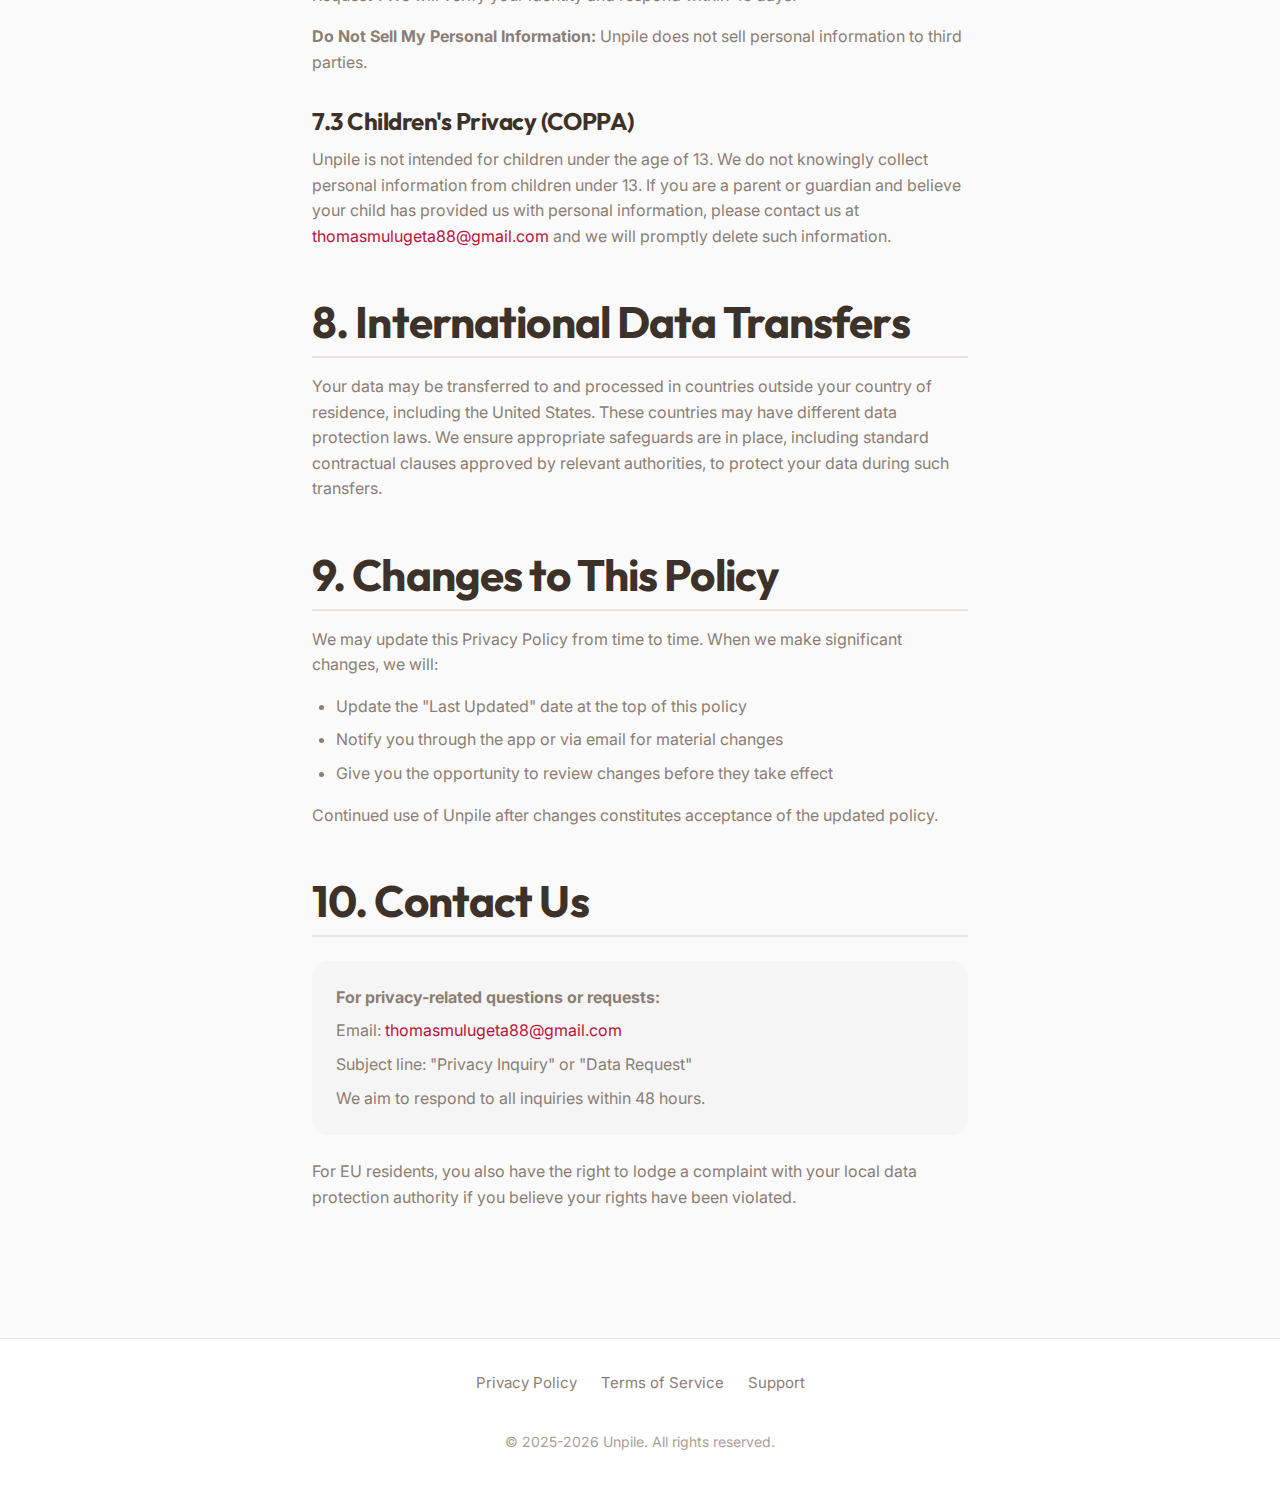
<file: privacy.html>
<!DOCTYPE html>
<html lang="en">
<head>
    <meta charset="UTF-8">
    <meta name="viewport" content="width=device-width, initial-scale=1.0">
    <meta name="description" content="Privacy Policy for Unpile - the AI-powered resale assistant for thrift resellers.">
    <meta name="robots" content="index, follow">
    <meta name="author" content="Unpile">

    <!-- Open Graph -->
    <meta property="og:title" content="Privacy Policy - Unpile">
    <meta property="og:description" content="Learn how Unpile collects, uses, and protects your data.">
    <meta property="og:type" content="website">
    <meta property="og:url" content="https://unpile-app.github.io/privacy.html">

    <!-- Apple-specific -->
    <meta name="apple-mobile-web-app-capable" content="yes">
    <meta name="apple-mobile-web-app-status-bar-style" content="default">

    <!-- Favicon -->
    <link rel="icon" type="image/png" sizes="32x32" href="favicon-32x32.png">
    <link rel="icon" type="image/png" sizes="16x16" href="favicon-16x16.png">
    <link rel="apple-touch-icon" sizes="180x180" href="apple-touch-icon.png">

    <title>Privacy Policy - Unpile</title>
    <link rel="stylesheet" href="styles.css">
</head>
<body>
    <a href="#main-content" class="skip-link">Skip to main content</a>

    <!-- Header -->
    <header class="header">
        <div class="container header-inner">
            <a href="index.html" class="logo">Unpile</a>
            <nav class="nav" aria-label="Main navigation">
                <a href="index.html">Home</a>
                <a href="privacy.html" aria-current="page">Privacy</a>
                <a href="terms.html">Terms</a>
                <a href="support.html">Support</a>
            </nav>
            <button class="nav-toggle" aria-label="Toggle navigation">
                <span></span>
                <span></span>
                <span></span>
            </button>
        </div>
    </header>

    <main id="main-content" class="legal-page">
        <div class="container container-content content">
            <h1>Privacy Policy</h1>
            <p class="subtitle">Your privacy matters to us. This policy explains how Unpile collects, uses, and protects your information.</p>
            <p class="effective-date"><strong>Last Updated:</strong> February 22, 2026<br><strong>Effective Date:</strong> February 2, 2026</p>

            <div class="highlight-box">
                <p><strong>Summary:</strong> Unpile is an inventory management app for resellers. We collect only the data necessary to provide our services. Your photos are processed by AI for item identification, and your inventory data is stored securely. You can delete your account and all associated data at any time through the app settings.</p>
            </div>

            <h2>1. Information We Collect</h2>

            <p>Unpile collects information to provide and improve our inventory management services. Here is what we collect and why:</p>

            <table>
                <thead>
                    <tr>
                        <th>Data Category</th>
                        <th>Purpose</th>
                        <th>Shared With</th>
                    </tr>
                </thead>
                <tbody>
                    <tr>
                        <td><strong>Camera Access</strong></td>
                        <td>Scan items for listing using your device camera</td>
                        <td>Google Gemini (for image analysis)</td>
                    </tr>
                    <tr>
                        <td><strong>Photo Library</strong></td>
                        <td>Import existing photos of items to catalog</td>
                        <td>Google Gemini (for image analysis)</td>
                    </tr>
                    <tr>
                        <td><strong>Account Information</strong></td>
                        <td>Authentication, user profile, app settings</td>
                        <td>Supabase (secure storage)</td>
                    </tr>
                    <tr>
                        <td><strong>Purchase History</strong></td>
                        <td>Subscription management and billing</td>
                        <td>RevenueCat (subscription processing)</td>
                    </tr>
                    <tr>
                        <td><strong>Inventory Data</strong></td>
                        <td>Core app functionality - storing your listings</td>
                        <td>Supabase (secure storage)</td>
                    </tr>
                    <tr>
                        <td><strong>Usage Analytics</strong></td>
                        <td>Understand feature usage to improve the app</td>
                        <td>PostHog (anonymous analytics)</td>
                    </tr>
                    <tr>
                        <td><strong>Crash Reports</strong></td>
                        <td>Identify and fix bugs</td>
                        <td>Sentry (error monitoring)</td>
                    </tr>
                    <tr>
                        <td><strong>Keyboard Input</strong></td>
                        <td>Custom keyboard extension for quick data entry</td>
                        <td>None - processed locally on your device only</td>
                    </tr>
                </tbody>
            </table>

            <h3>1.1 Information You Provide</h3>
            <ul>
                <li><strong>Account registration:</strong> Email address, password (encrypted), display name</li>
                <li><strong>Inventory items:</strong> Photos, titles, descriptions, prices, categories, conditions, and other listing details</li>
                <li><strong>Profile information:</strong> Optional profile photo, preferences, and settings</li>
            </ul>

            <h3>1.2 Information Collected Automatically</h3>
            <ul>
                <li><strong>Device information:</strong> Device type, operating system version, app version</li>
                <li><strong>Usage data:</strong> Features used, app interactions (for improving the service)</li>
                <li><strong>Crash reports:</strong> Technical data to fix bugs and improve stability</li>
            </ul>

            <h3>1.3 Information We Do NOT Collect</h3>
            <ul>
                <li>Location data (GPS coordinates)</li>
                <li>Contacts or address book</li>
                <li>Browsing history outside the app</li>
                <li>Health or fitness data</li>
                <li>Financial account information (handled securely by payment processors)</li>
            </ul>

            <h2>2. Third-Party Services</h2>

            <p>Unpile uses trusted third-party services to provide functionality. Each service has its own privacy policy governing how they handle data:</p>

            <div class="service-item">
                <h4><span class="service-name">Google Gemini</span> - AI Image Analysis</h4>
                <ul>
                    <li><strong>Purpose:</strong> Analyzes photos of items to identify products, suggest titles, descriptions, and categories</li>
                    <li><strong>Data sent:</strong> Photos of items you scan or import</li>
                    <li><strong>Retention:</strong> Photos are processed in real-time and not permanently stored by Google for this service</li>
                    <li><strong>Privacy Policy:</strong> <a href="https://policies.google.com/privacy" target="_blank" rel="noopener noreferrer">https://policies.google.com/privacy</a></li>
                </ul>
            </div>

            <div class="service-item">
                <h4><span class="service-name">Supabase</span> - Backend Infrastructure</h4>
                <ul>
                    <li><strong>Purpose:</strong> Secure database storage, user authentication, and file storage</li>
                    <li><strong>Data stored:</strong> Account information, inventory data, uploaded photos</li>
                    <li><strong>Location:</strong> Data is stored in secure, SOC 2 compliant data centers</li>
                    <li><strong>Privacy Policy:</strong> <a href="https://supabase.com/privacy" target="_blank" rel="noopener noreferrer">https://supabase.com/privacy</a></li>
                </ul>
            </div>

            <div class="service-item">
                <h4><span class="service-name">RevenueCat</span> - Subscription Management</h4>
                <ul>
                    <li><strong>Purpose:</strong> Processes subscriptions and manages billing through Apple App Store</li>
                    <li><strong>Data shared:</strong> Purchase receipts, subscription status, anonymous user identifier</li>
                    <li><strong>Note:</strong> RevenueCat does not have access to your payment details - those are handled directly by Apple</li>
                    <li><strong>Privacy Policy:</strong> <a href="https://www.revenuecat.com/privacy" target="_blank" rel="noopener noreferrer">https://www.revenuecat.com/privacy</a></li>
                </ul>
            </div>

            <div class="service-item">
                <h4><span class="service-name">SerpApi</span> - Pricing Guidance</h4>
                <ul>
                    <li><strong>Purpose:</strong> Retrieves eBay sold listings to help you price items competitively</li>
                    <li><strong>Data sent:</strong> Search queries based on item titles (no personal information)</li>
                    <li><strong>Privacy Policy:</strong> <a href="https://serpapi.com/privacy-policy" target="_blank" rel="noopener noreferrer">https://serpapi.com/privacy-policy</a></li>
                </ul>
            </div>

            <div class="service-item">
                <h4><span class="service-name">PostHog</span> - Usage Analytics</h4>
                <ul>
                    <li><strong>Purpose:</strong> Anonymous usage analytics to understand how features are used and improve the app experience</li>
                    <li><strong>Data sent:</strong> Feature interactions (e.g., scans started, paywall views), device type, and app version. Events are linked to an anonymous user identifier.</li>
                    <li><strong>Not collected:</strong> Advertising identifiers (IDFA), location data, or personal content</li>
                    <li><strong>Privacy Policy:</strong> <a href="https://posthog.com/privacy" target="_blank" rel="noopener noreferrer">https://posthog.com/privacy</a></li>
                </ul>
            </div>

            <div class="service-item">
                <h4><span class="service-name">Sentry</span> - Error Monitoring</h4>
                <ul>
                    <li><strong>Purpose:</strong> Captures crash reports and errors to help us fix bugs and improve app stability</li>
                    <li><strong>Data sent:</strong> Crash logs, error details, device type, and app version</li>
                    <li><strong>Privacy Policy:</strong> <a href="https://sentry.io/privacy/" target="_blank" rel="noopener noreferrer">https://sentry.io/privacy/</a></li>
                </ul>
            </div>

            <h2>3. How We Use Your Information</h2>

            <p>We use your information solely to:</p>
            <ul>
                <li><strong>Provide our services:</strong> Store and manage your inventory, process subscriptions</li>
                <li><strong>Improve the app:</strong> Analyze usage patterns to enhance features and fix bugs</li>
                <li><strong>Communicate with you:</strong> Send service-related notifications and respond to support requests</li>
                <li><strong>Ensure security:</strong> Protect against fraud, unauthorized access, and abuse</li>
            </ul>

            <p><strong>We do NOT:</strong></p>
            <ul>
                <li>Sell your personal information to third parties</li>
                <li>Use your data for targeted advertising</li>
                <li>Share your inventory data with other users without your consent</li>
                <li>Access your photos for any purpose other than the AI analysis you request</li>
            </ul>

            <h2>4. Data Security</h2>

            <p>We implement industry-standard security measures to protect your data:</p>
            <ul>
                <li><strong>Encryption:</strong> All data is encrypted in transit (TLS/SSL) and at rest</li>
                <li><strong>Authentication:</strong> Secure password hashing and optional two-factor authentication</li>
                <li><strong>Access controls:</strong> Strict internal access policies and audit logs</li>
                <li><strong>Infrastructure:</strong> Hosted on SOC 2 compliant cloud providers</li>
            </ul>

            <h2>5. Data Retention</h2>

            <ul>
                <li><strong>Active accounts:</strong> Data is retained as long as your account is active</li>
                <li><strong>Deleted accounts:</strong> All personal data is permanently deleted within 30 days of account deletion</li>
                <li><strong>Backup retention:</strong> Encrypted backups may persist for up to 90 days for disaster recovery, then are permanently deleted</li>
            </ul>

            <h2>6. Your Rights and Choices</h2>

            <h3>6.1 Access Your Data</h3>
            <p>You can view all your data directly within the Unpile app at any time. Your inventory, profile information, and settings are always accessible to you.</p>

            <h3>6.2 Delete Your Data</h3>
            <div class="highlight-box">
                <p><strong>Account Deletion:</strong> You can delete your account and all associated data at any time by going to <strong>Settings > Account > Delete Account</strong> within the app. This action is permanent and will remove all your inventory data, photos, and account information.</p>
            </div>

            <h3>6.3 Data Portability</h3>
            <p>You can export your inventory data from within the app. Contact us at <a href="mailto:thomasmulugeta88@gmail.com">thomasmulugeta88@gmail.com</a> if you need assistance with data export.</p>

            <h3>6.4 Opt-Out Options</h3>
            <ul>
                <li><strong>Marketing emails:</strong> Unsubscribe link in every email (note: we send minimal marketing)</li>
                <li><strong>Push notifications:</strong> Manage in your device settings</li>
                <li><strong>Analytics:</strong> Usage analytics are anonymous and do not use advertising identifiers. To request removal of your analytics data, contact us at <a href="mailto:thomasmulugeta88@gmail.com">thomasmulugeta88@gmail.com</a></li>
            </ul>

            <h2>7. Regional Privacy Rights</h2>

            <h3>7.1 European Union (GDPR)</h3>
            <p>If you are located in the European Economic Area (EEA), you have additional rights under the General Data Protection Regulation:</p>
            <ul>
                <li><strong>Right to access:</strong> Request a copy of your personal data</li>
                <li><strong>Right to rectification:</strong> Correct inaccurate personal data</li>
                <li><strong>Right to erasure:</strong> Request deletion of your personal data</li>
                <li><strong>Right to restrict processing:</strong> Limit how we use your data</li>
                <li><strong>Right to data portability:</strong> Receive your data in a portable format</li>
                <li><strong>Right to object:</strong> Object to processing based on legitimate interests</li>
                <li><strong>Right to withdraw consent:</strong> Withdraw consent at any time where processing is based on consent</li>
            </ul>
            <p>To exercise these rights, contact us at <a href="mailto:thomasmulugeta88@gmail.com">thomasmulugeta88@gmail.com</a>. We will respond within 30 days.</p>
            <p><strong>Legal basis for processing:</strong> We process your data based on: (a) your consent, (b) contractual necessity to provide our services, and (c) legitimate interests in improving our app and preventing fraud.</p>

            <h3>7.2 California (CCPA/CPRA)</h3>
            <p>California residents have specific rights under the California Consumer Privacy Act and California Privacy Rights Act:</p>
            <ul>
                <li><strong>Right to know:</strong> What personal information we collect and how it is used</li>
                <li><strong>Right to delete:</strong> Request deletion of your personal information</li>
                <li><strong>Right to opt-out:</strong> Opt out of the sale of personal information (note: we do not sell your data)</li>
                <li><strong>Right to non-discrimination:</strong> Equal service regardless of exercising privacy rights</li>
                <li><strong>Right to correct:</strong> Correct inaccurate personal information</li>
                <li><strong>Right to limit use:</strong> Limit use of sensitive personal information</li>
            </ul>
            <p>To submit a request, email <a href="mailto:thomasmulugeta88@gmail.com">thomasmulugeta88@gmail.com</a> with the subject "CCPA Request". We will verify your identity and respond within 45 days.</p>
            <p><strong>Do Not Sell My Personal Information:</strong> Unpile does not sell personal information to third parties.</p>

            <h3>7.3 Children's Privacy (COPPA)</h3>
            <p>Unpile is not intended for children under the age of 13. We do not knowingly collect personal information from children under 13. If you are a parent or guardian and believe your child has provided us with personal information, please contact us at <a href="mailto:thomasmulugeta88@gmail.com">thomasmulugeta88@gmail.com</a> and we will promptly delete such information.</p>

            <h2>8. International Data Transfers</h2>
            <p>Your data may be transferred to and processed in countries outside your country of residence, including the United States. These countries may have different data protection laws. We ensure appropriate safeguards are in place, including standard contractual clauses approved by relevant authorities, to protect your data during such transfers.</p>

            <h2>9. Changes to This Policy</h2>
            <p>We may update this Privacy Policy from time to time. When we make significant changes, we will:</p>
            <ul>
                <li>Update the "Last Updated" date at the top of this policy</li>
                <li>Notify you through the app or via email for material changes</li>
                <li>Give you the opportunity to review changes before they take effect</li>
            </ul>
            <p>Continued use of Unpile after changes constitutes acceptance of the updated policy.</p>

            <h2>10. Contact Us</h2>

            <div class="contact-info">
                <p><strong>For privacy-related questions or requests:</strong></p>
                <p>Email: <a href="mailto:thomasmulugeta88@gmail.com">thomasmulugeta88@gmail.com</a></p>
                <p>Subject line: "Privacy Inquiry" or "Data Request"</p>
                <p>We aim to respond to all inquiries within 48 hours.</p>
            </div>

            <p>For EU residents, you also have the right to lodge a complaint with your local data protection authority if you believe your rights have been violated.</p>
        </div>
    </main>

    <!-- Footer -->
    <footer class="simple-footer">
        <div class="container">
            <div class="footer-links">
                <a href="privacy.html">Privacy Policy</a>
                <a href="terms.html">Terms of Service</a>
                <a href="support.html">Support</a>
            </div>
            <p>&copy; 2025-2026 Unpile. All rights reserved.</p>
        </div>
    </footer>
</body>
</html>
</file>
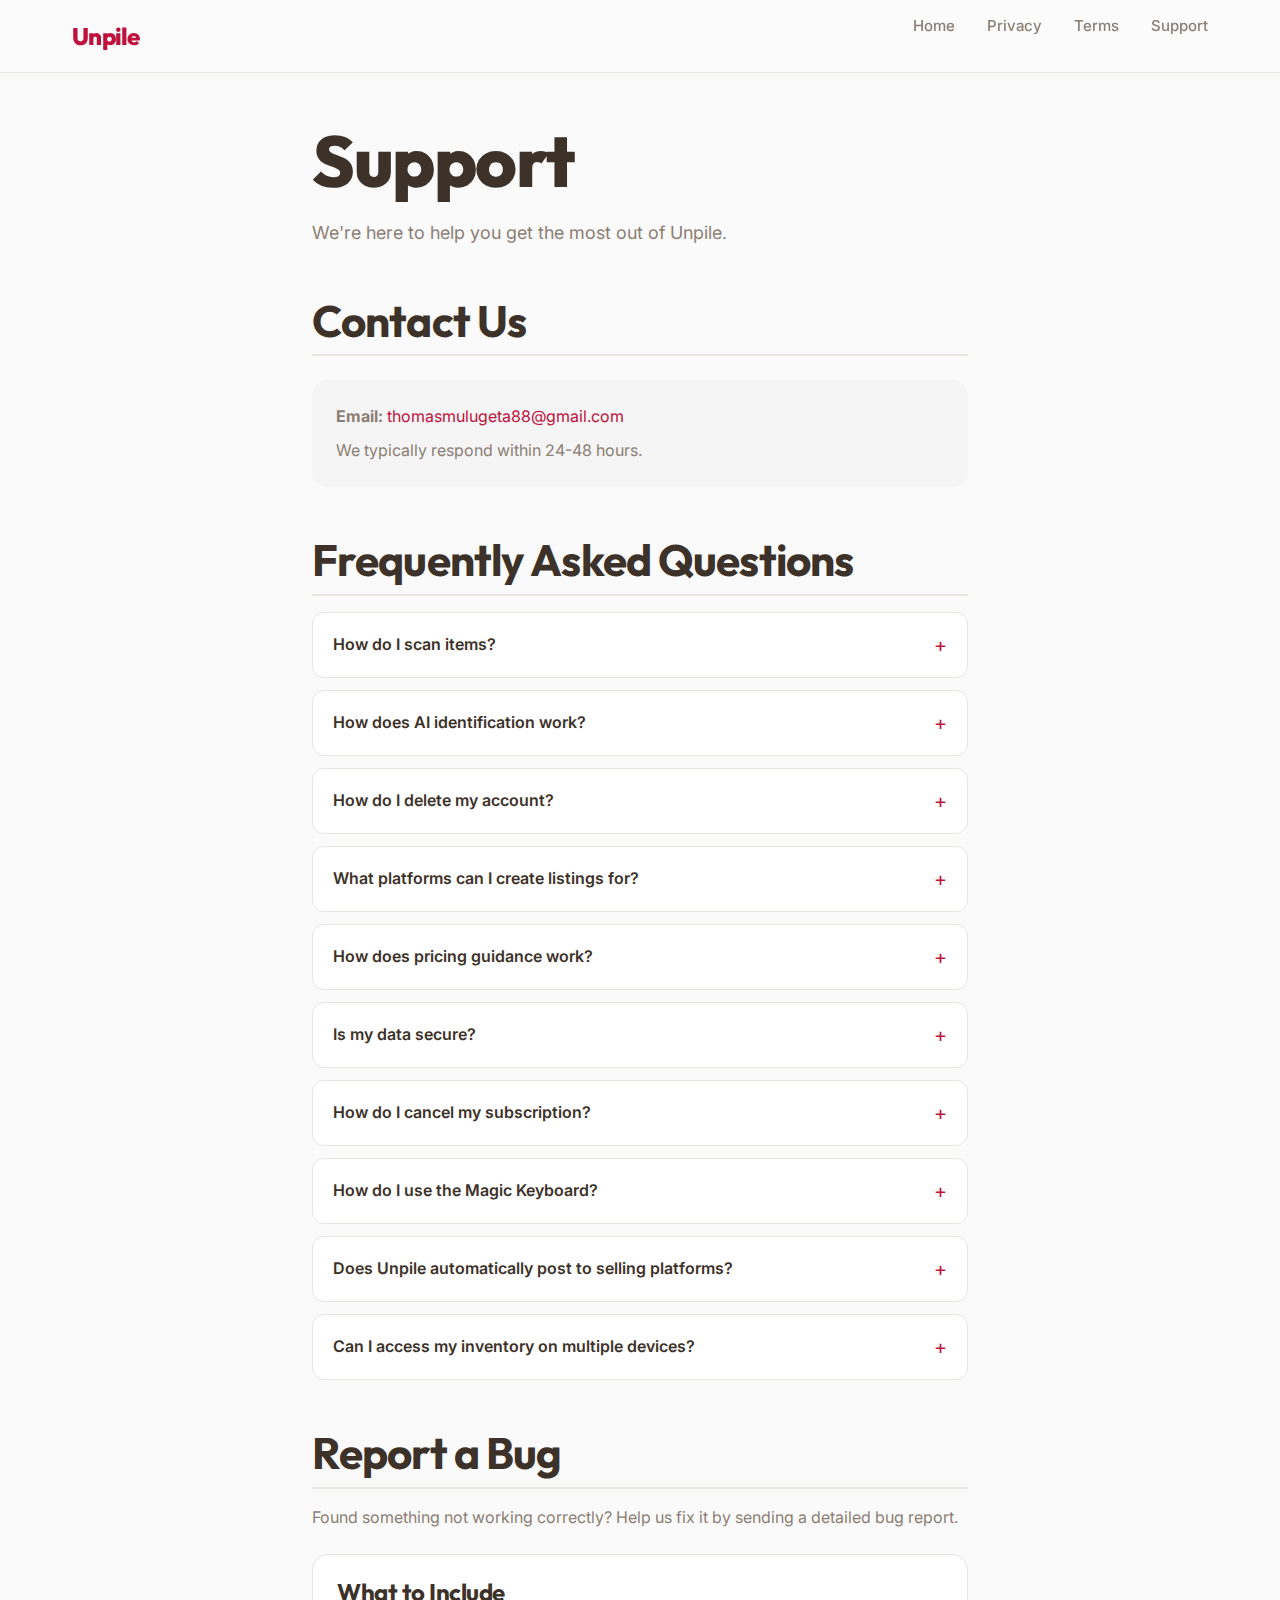
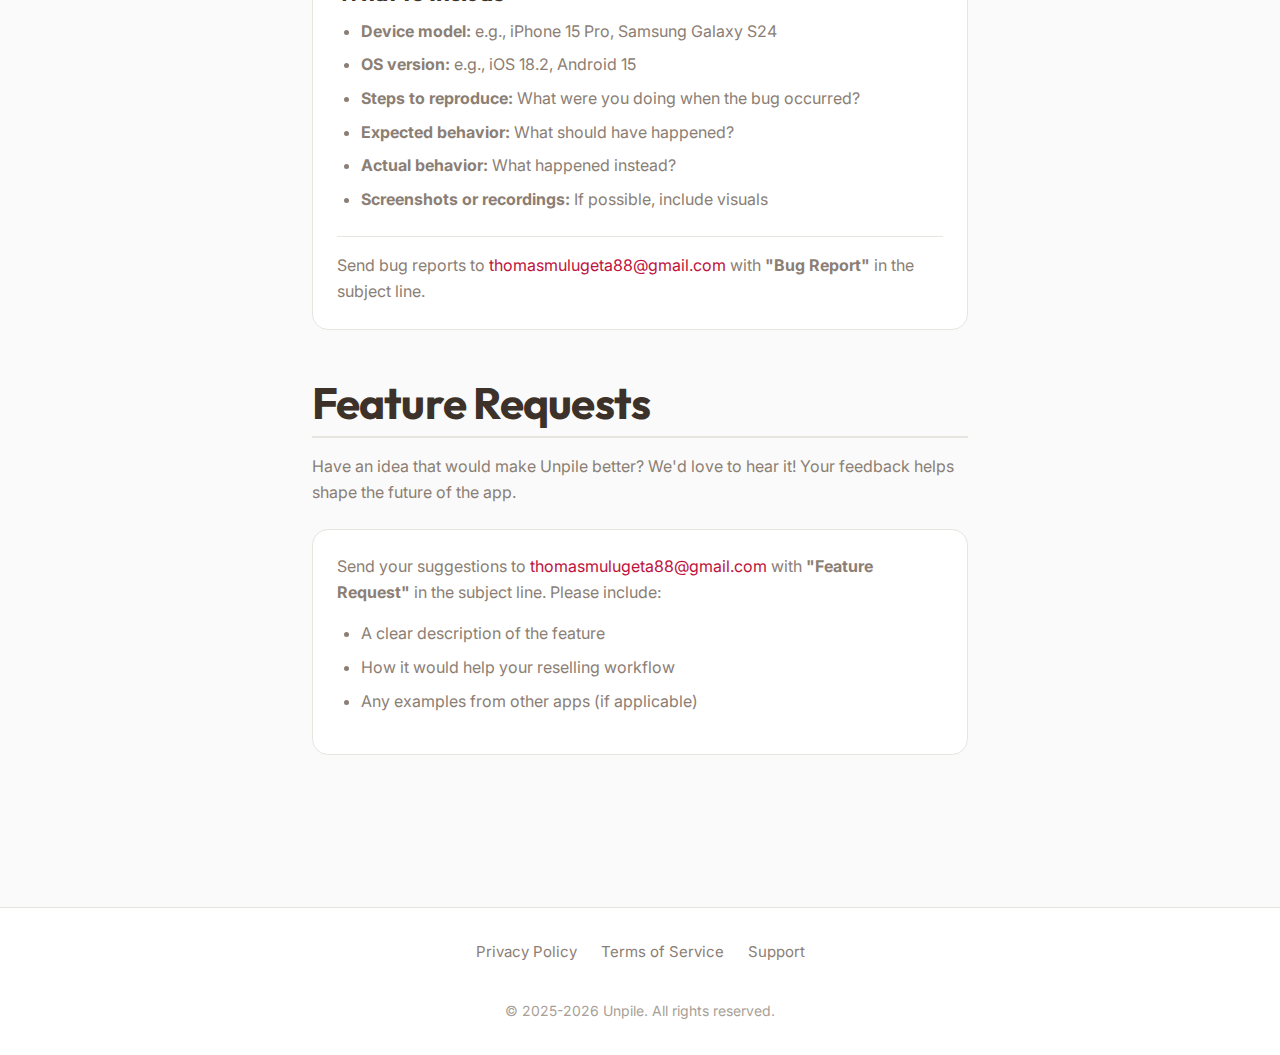
<file: support.html>
<!DOCTYPE html>
<html lang="en">
<head>
    <meta charset="UTF-8">
    <meta name="viewport" content="width=device-width, initial-scale=1.0">
    <meta name="description" content="Unpile Support - Get help with the AI-powered resale assistant for thrift resellers.">
    <meta name="robots" content="index, follow">
    <meta name="author" content="Unpile">

    <!-- Favicon -->
    <link rel="icon" type="image/png" sizes="32x32" href="favicon-32x32.png">
    <link rel="icon" type="image/png" sizes="16x16" href="favicon-16x16.png">
    <link rel="apple-touch-icon" sizes="180x180" href="apple-touch-icon.png">

    <title>Support - Unpile</title>
    <link rel="stylesheet" href="styles.css">
</head>
<body>
    <a href="#main-content" class="skip-link">Skip to main content</a>

    <!-- Header -->
    <header class="header">
        <div class="container header-inner">
            <a href="index.html" class="logo">Unpile</a>
            <nav class="nav" aria-label="Main navigation">
                <a href="index.html">Home</a>
                <a href="privacy.html">Privacy</a>
                <a href="terms.html">Terms</a>
                <a href="support.html" aria-current="page">Support</a>
            </nav>
            <button class="nav-toggle" aria-label="Toggle navigation">
                <span></span>
                <span></span>
                <span></span>
            </button>
        </div>
    </header>

    <main id="main-content" class="legal-page">
        <div class="container container-content content">
            <h1>Support</h1>
            <p class="subtitle">We're here to help you get the most out of Unpile.</p>

            <!-- Contact Information -->
            <h2>Contact Us</h2>
            <div class="contact-box">
                <p><strong>Email:</strong> <a href="mailto:thomasmulugeta88@gmail.com">thomasmulugeta88@gmail.com</a></p>
                <p>We typically respond within 24-48 hours.</p>
            </div>

            <!-- FAQ Section -->
            <h2>Frequently Asked Questions</h2>

            <div class="faq-list">
                <div class="faq-item">
                    <input type="checkbox" id="faq1">
                    <label class="faq-question" for="faq1">How do I scan items?</label>
                    <div class="faq-answer">
                        <p>Open the camera by tapping the scan button on the home screen. Point your camera at the item you want to catalog, and Unpile will automatically analyze the image and suggest details like brand, category, color, and condition. You can take multiple photos to capture different angles.</p>
                    </div>
                </div>

                <div class="faq-item">
                    <input type="checkbox" id="faq2">
                    <label class="faq-question" for="faq2">How does AI identification work?</label>
                    <div class="faq-answer">
                        <p>Unpile uses Google Gemini, an advanced AI model, to analyze your item photos. When you scan an item, the AI examines the image to identify the brand, type of clothing, material, condition, and other relevant details. This helps you create accurate listings faster.</p>
                    </div>
                </div>

                <div class="faq-item">
                    <input type="checkbox" id="faq3">
                    <label class="faq-question" for="faq3">How do I delete my account?</label>
                    <div class="faq-answer">
                        <p>To delete your account and all associated data, go to <strong>Settings > Account > Delete Account</strong>. You'll be asked to confirm this action. Once deleted, all your inventory data, photos, and account information will be permanently removed and cannot be recovered.</p>
                    </div>
                </div>

                <div class="faq-item">
                    <input type="checkbox" id="faq4">
                    <label class="faq-question" for="faq4">What platforms can I create listings for?</label>
                    <div class="faq-answer">
                        <p>Unpile generates optimized listing content for 8 popular resale platforms: Depop, Poshmark, eBay, Grailed, Vinted, Mercari, Vestiaire Collective, and GOAT. You can use the Magic Keyboard to quickly paste your item details into any listing form on these platforms.</p>
                    </div>
                </div>

                <div class="faq-item">
                    <input type="checkbox" id="faq5">
                    <label class="faq-question" for="faq5">How does pricing guidance work?</label>
                    <div class="faq-answer">
                        <p>Unpile searches eBay's sold listings to find similar items and shows you what they actually sold for. This helps you price your items competitively based on real market data. You'll see a suggested price range based on comparable recent sales.</p>
                    </div>
                </div>

                <div class="faq-item">
                    <input type="checkbox" id="faq6">
                    <label class="faq-question" for="faq6">Is my data secure?</label>
                    <div class="faq-answer">
                        <p>Yes, your data is stored securely with encryption using Supabase, a trusted backend provider. We take your privacy seriously and only collect data necessary for the app to function. For full details, please review our <a href="privacy.html">Privacy Policy</a>.</p>
                    </div>
                </div>

                <div class="faq-item">
                    <input type="checkbox" id="faq7">
                    <label class="faq-question" for="faq7">How do I cancel my subscription?</label>
                    <div class="faq-answer">
                        <p>Subscriptions are managed through your device's app store. On iOS, go to <strong>Settings > [Your Name] > Subscriptions</strong> and select Unpile to cancel. On Android, open the <strong>Google Play Store > Menu > Subscriptions</strong> and select Unpile. Canceling will stop future charges, and you'll retain access until the end of your current billing period.</p>
                    </div>
                </div>

                <div class="faq-item">
                    <input type="checkbox" id="faq8">
                    <label class="faq-question" for="faq8">How do I use the Magic Keyboard?</label>
                    <div class="faq-answer">
                        <p>To enable the Unpile keyboard, go to your device's <strong>Settings > General > Keyboard > Keyboards > Add New Keyboard</strong> and select Unpile. Once enabled, you can switch to the Unpile keyboard while typing in any app to quickly paste your item details into listing forms on Depop, Poshmark, and other platforms.</p>
                    </div>
                </div>

                <div class="faq-item">
                    <input type="checkbox" id="faq9">
                    <label class="faq-question" for="faq9">Does Unpile automatically post to selling platforms?</label>
                    <div class="faq-answer">
                        <p>No, Unpile does not automatically post listings to any platform. It generates listing content (titles, descriptions, tags) that you can copy and paste into your selling apps using the Magic Keyboard. You maintain full control over what gets posted and where.</p>
                    </div>
                </div>

                <div class="faq-item">
                    <input type="checkbox" id="faq10">
                    <label class="faq-question" for="faq10">Can I access my inventory on multiple devices?</label>
                    <div class="faq-answer">
                        <p>Yes! Your inventory is synced to the cloud, so you can access it from any device where you're logged into your Unpile account. Changes made on one device will automatically appear on your other devices.</p>
                    </div>
                </div>
            </div>

            <!-- Bug Reporting -->
            <h2>Report a Bug</h2>
            <p>Found something not working correctly? Help us fix it by sending a detailed bug report.</p>

            <div class="info-box">
                <h3>What to Include</h3>
                <ul>
                    <li><strong>Device model:</strong> e.g., iPhone 15 Pro, Samsung Galaxy S24</li>
                    <li><strong>OS version:</strong> e.g., iOS 18.2, Android 15</li>
                    <li><strong>Steps to reproduce:</strong> What were you doing when the bug occurred?</li>
                    <li><strong>Expected behavior:</strong> What should have happened?</li>
                    <li><strong>Actual behavior:</strong> What happened instead?</li>
                    <li><strong>Screenshots or recordings:</strong> If possible, include visuals</li>
                </ul>

                <p class="cta">Send bug reports to <a href="mailto:thomasmulugeta88@gmail.com?subject=Bug%20Report">thomasmulugeta88@gmail.com</a> with <strong>"Bug Report"</strong> in the subject line.</p>
            </div>

            <!-- Feature Requests -->
            <h2>Feature Requests</h2>
            <p>Have an idea that would make Unpile better? We'd love to hear it! Your feedback helps shape the future of the app.</p>

            <div class="info-box">
                <p>Send your suggestions to <a href="mailto:thomasmulugeta88@gmail.com?subject=Feature%20Request">thomasmulugeta88@gmail.com</a> with <strong>"Feature Request"</strong> in the subject line. Please include:</p>
                <ul>
                    <li>A clear description of the feature</li>
                    <li>How it would help your reselling workflow</li>
                    <li>Any examples from other apps (if applicable)</li>
                </ul>
            </div>
        </div>
    </main>

    <!-- Footer -->
    <footer class="simple-footer">
        <div class="container">
            <div class="footer-links">
                <a href="privacy.html">Privacy Policy</a>
                <a href="terms.html">Terms of Service</a>
                <a href="support.html">Support</a>
            </div>
            <p>&copy; 2025-2026 Unpile. All rights reserved.</p>
        </div>
    </footer>
</body>
</html>
</file>
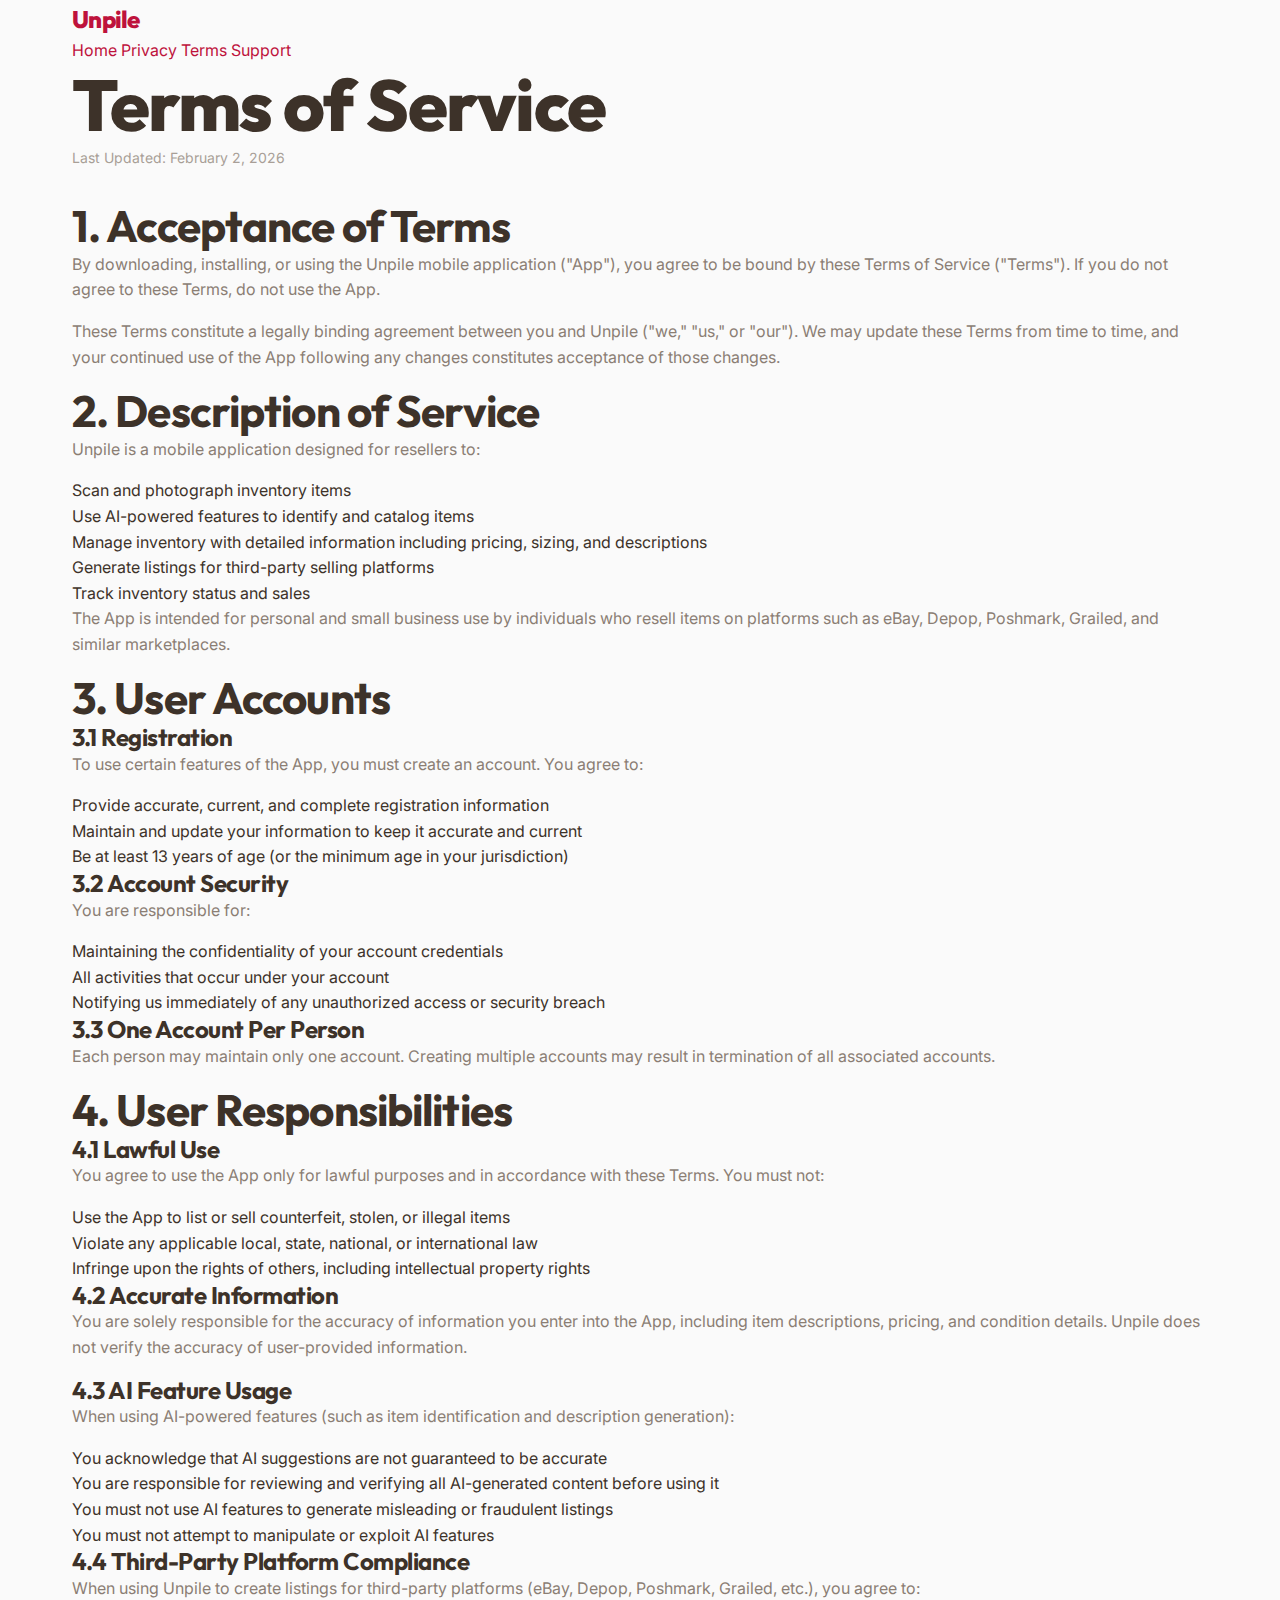
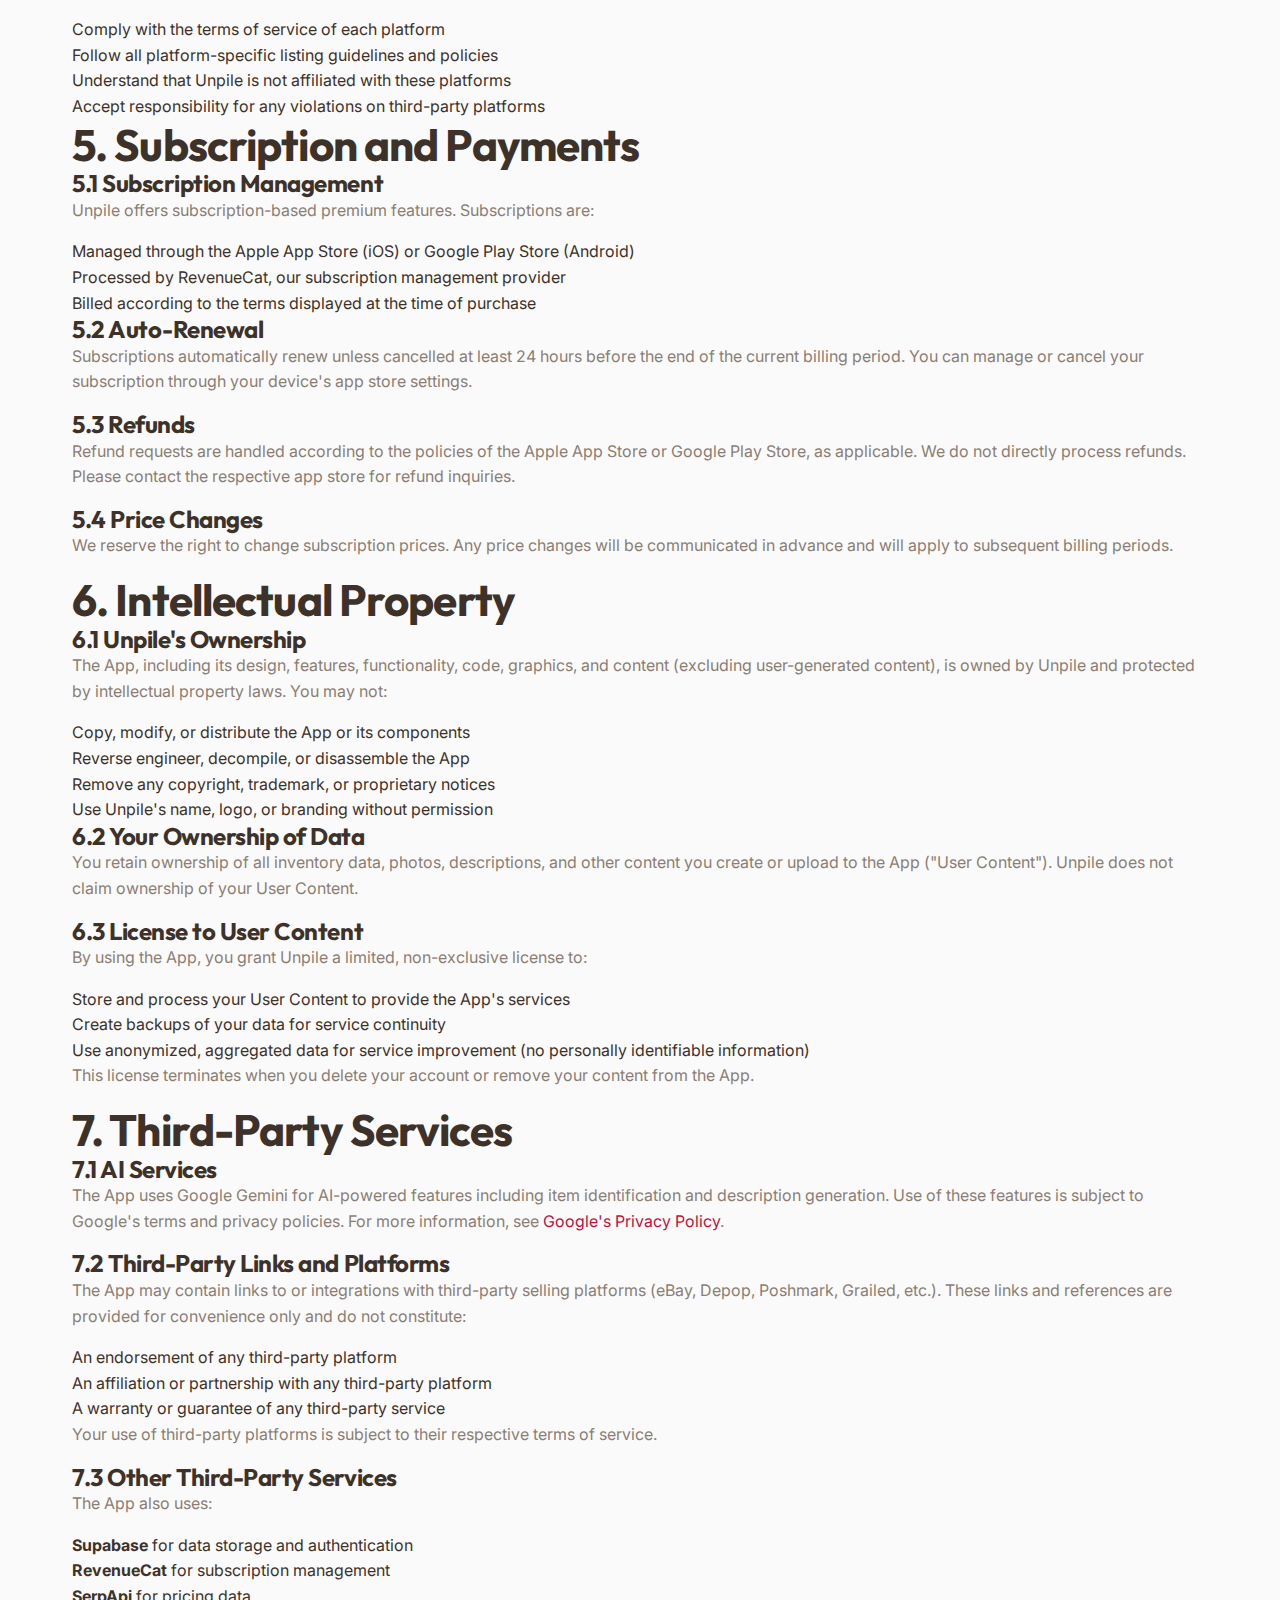
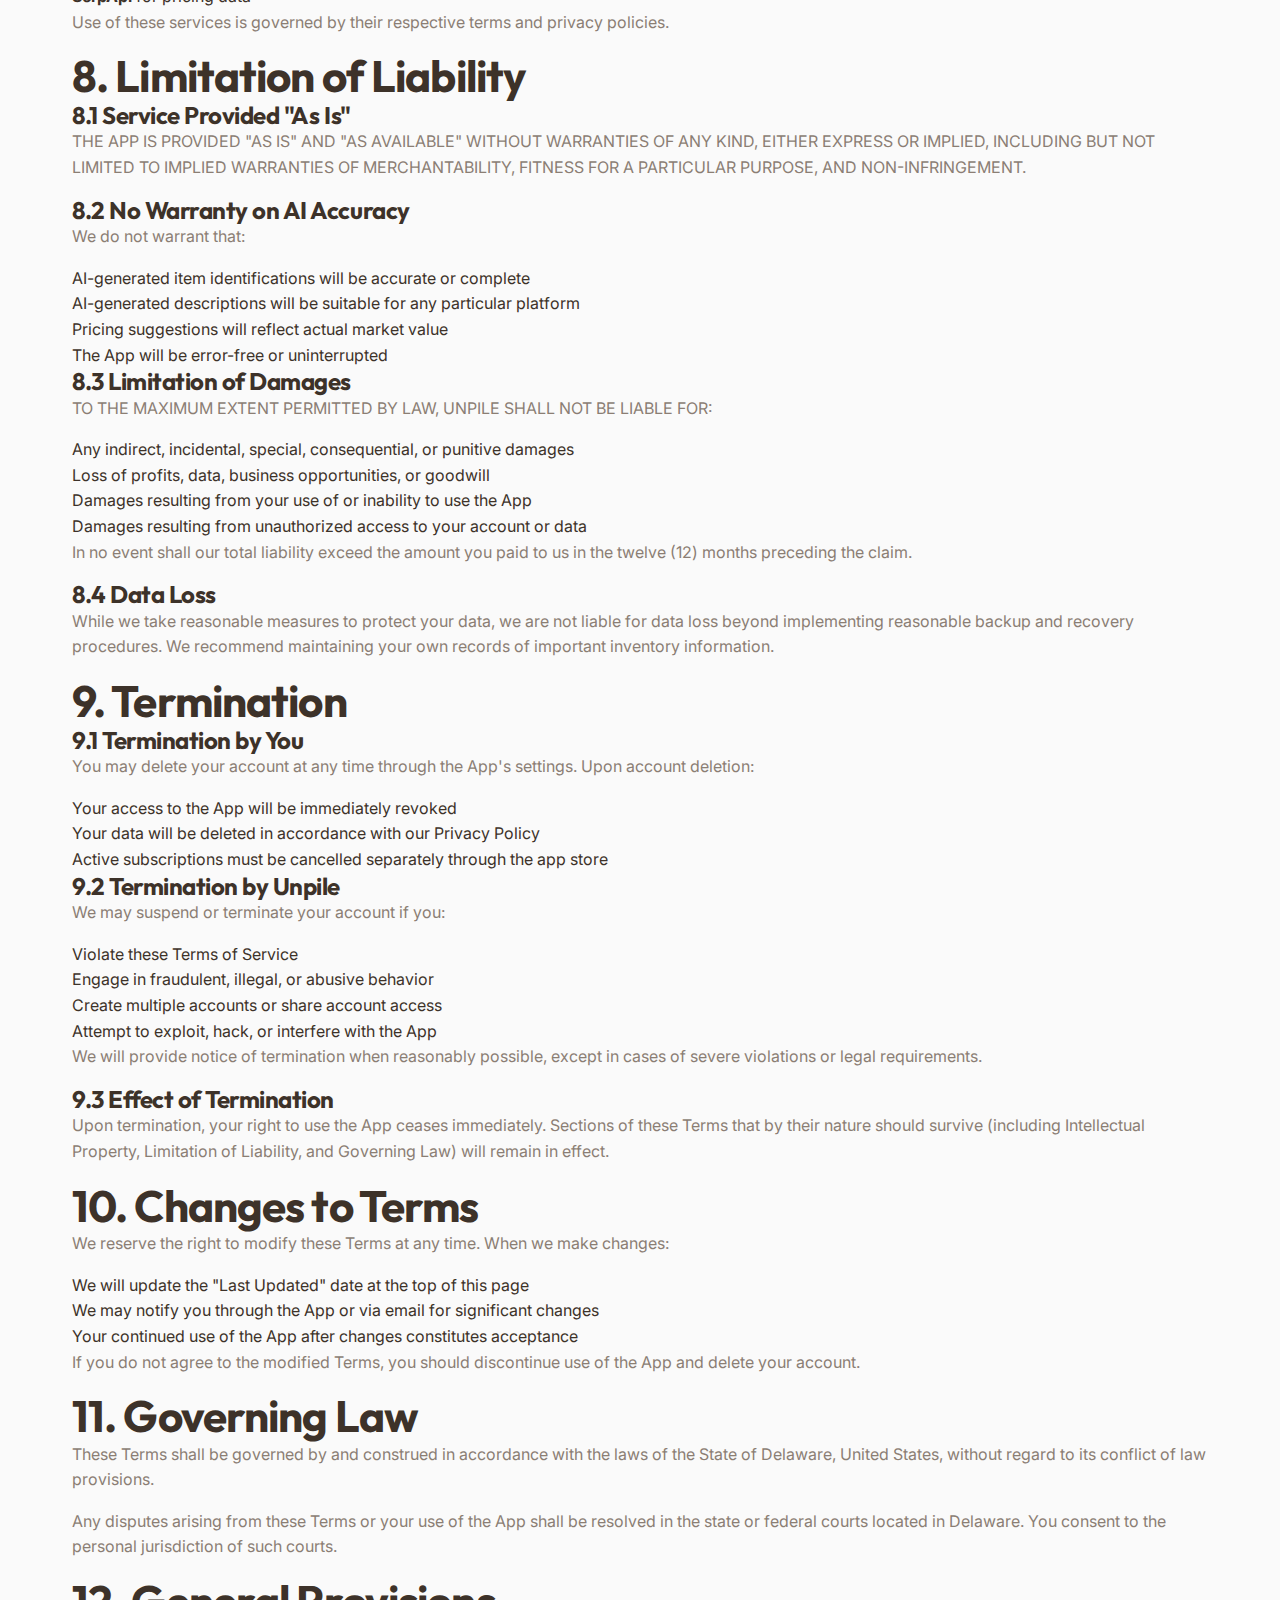
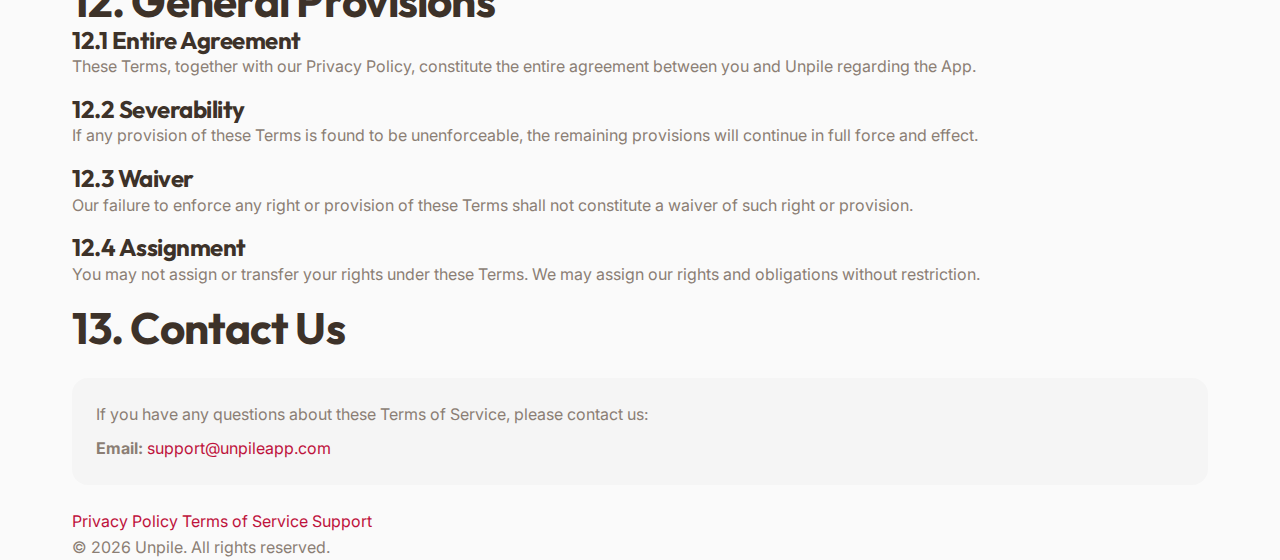
<file: terms.html>
<!DOCTYPE html>
<html lang="en">
<head>
  <meta charset="UTF-8">
  <meta name="viewport" content="width=device-width, initial-scale=1.0">
  <meta name="description" content="Terms of Service for Unpile - the mobile app for resellers to scan, catalog, and list inventory.">
  <meta name="robots" content="index, follow">
  <title>Terms of Service - Unpile</title>
  <link rel="stylesheet" href="styles.css">
</head>
<body>
  <header>
    <div class="container">
      <a href="index.html" class="logo">Unpile</a>
      <nav>
        <a href="index.html">Home</a>
        <a href="privacy.html">Privacy</a>
        <a href="terms.html">Terms</a>
        <a href="support.html">Support</a>
      </nav>
    </div>
  </header>

  <main>
    <div class="container">
      <h1>Terms of Service</h1>
      <p class="last-updated">Last Updated: February 2, 2026</p>

      <h2>1. Acceptance of Terms</h2>
      <p>By downloading, installing, or using the Unpile mobile application ("App"), you agree to be bound by these Terms of Service ("Terms"). If you do not agree to these Terms, do not use the App.</p>
      <p>These Terms constitute a legally binding agreement between you and Unpile ("we," "us," or "our"). We may update these Terms from time to time, and your continued use of the App following any changes constitutes acceptance of those changes.</p>

      <h2>2. Description of Service</h2>
      <p>Unpile is a mobile application designed for resellers to:</p>
      <ul>
        <li>Scan and photograph inventory items</li>
        <li>Use AI-powered features to identify and catalog items</li>
        <li>Manage inventory with detailed information including pricing, sizing, and descriptions</li>
        <li>Generate listings for third-party selling platforms</li>
        <li>Track inventory status and sales</li>
      </ul>
      <p>The App is intended for personal and small business use by individuals who resell items on platforms such as eBay, Depop, Poshmark, Grailed, and similar marketplaces.</p>

      <h2>3. User Accounts</h2>
      <h3>3.1 Registration</h3>
      <p>To use certain features of the App, you must create an account. You agree to:</p>
      <ul>
        <li>Provide accurate, current, and complete registration information</li>
        <li>Maintain and update your information to keep it accurate and current</li>
        <li>Be at least 13 years of age (or the minimum age in your jurisdiction)</li>
      </ul>

      <h3>3.2 Account Security</h3>
      <p>You are responsible for:</p>
      <ul>
        <li>Maintaining the confidentiality of your account credentials</li>
        <li>All activities that occur under your account</li>
        <li>Notifying us immediately of any unauthorized access or security breach</li>
      </ul>

      <h3>3.3 One Account Per Person</h3>
      <p>Each person may maintain only one account. Creating multiple accounts may result in termination of all associated accounts.</p>

      <h2>4. User Responsibilities</h2>
      <h3>4.1 Lawful Use</h3>
      <p>You agree to use the App only for lawful purposes and in accordance with these Terms. You must not:</p>
      <ul>
        <li>Use the App to list or sell counterfeit, stolen, or illegal items</li>
        <li>Violate any applicable local, state, national, or international law</li>
        <li>Infringe upon the rights of others, including intellectual property rights</li>
      </ul>

      <h3>4.2 Accurate Information</h3>
      <p>You are solely responsible for the accuracy of information you enter into the App, including item descriptions, pricing, and condition details. Unpile does not verify the accuracy of user-provided information.</p>

      <h3>4.3 AI Feature Usage</h3>
      <p>When using AI-powered features (such as item identification and description generation):</p>
      <ul>
        <li>You acknowledge that AI suggestions are not guaranteed to be accurate</li>
        <li>You are responsible for reviewing and verifying all AI-generated content before using it</li>
        <li>You must not use AI features to generate misleading or fraudulent listings</li>
        <li>You must not attempt to manipulate or exploit AI features</li>
      </ul>

      <h3>4.4 Third-Party Platform Compliance</h3>
      <p>When using Unpile to create listings for third-party platforms (eBay, Depop, Poshmark, Grailed, etc.), you agree to:</p>
      <ul>
        <li>Comply with the terms of service of each platform</li>
        <li>Follow all platform-specific listing guidelines and policies</li>
        <li>Understand that Unpile is not affiliated with these platforms</li>
        <li>Accept responsibility for any violations on third-party platforms</li>
      </ul>

      <h2>5. Subscription and Payments</h2>
      <h3>5.1 Subscription Management</h3>
      <p>Unpile offers subscription-based premium features. Subscriptions are:</p>
      <ul>
        <li>Managed through the Apple App Store (iOS) or Google Play Store (Android)</li>
        <li>Processed by RevenueCat, our subscription management provider</li>
        <li>Billed according to the terms displayed at the time of purchase</li>
      </ul>

      <h3>5.2 Auto-Renewal</h3>
      <p>Subscriptions automatically renew unless cancelled at least 24 hours before the end of the current billing period. You can manage or cancel your subscription through your device's app store settings.</p>

      <h3>5.3 Refunds</h3>
      <p>Refund requests are handled according to the policies of the Apple App Store or Google Play Store, as applicable. We do not directly process refunds. Please contact the respective app store for refund inquiries.</p>

      <h3>5.4 Price Changes</h3>
      <p>We reserve the right to change subscription prices. Any price changes will be communicated in advance and will apply to subsequent billing periods.</p>

      <h2>6. Intellectual Property</h2>
      <h3>6.1 Unpile's Ownership</h3>
      <p>The App, including its design, features, functionality, code, graphics, and content (excluding user-generated content), is owned by Unpile and protected by intellectual property laws. You may not:</p>
      <ul>
        <li>Copy, modify, or distribute the App or its components</li>
        <li>Reverse engineer, decompile, or disassemble the App</li>
        <li>Remove any copyright, trademark, or proprietary notices</li>
        <li>Use Unpile's name, logo, or branding without permission</li>
      </ul>

      <h3>6.2 Your Ownership of Data</h3>
      <p>You retain ownership of all inventory data, photos, descriptions, and other content you create or upload to the App ("User Content"). Unpile does not claim ownership of your User Content.</p>

      <h3>6.3 License to User Content</h3>
      <p>By using the App, you grant Unpile a limited, non-exclusive license to:</p>
      <ul>
        <li>Store and process your User Content to provide the App's services</li>
        <li>Create backups of your data for service continuity</li>
        <li>Use anonymized, aggregated data for service improvement (no personally identifiable information)</li>
      </ul>
      <p>This license terminates when you delete your account or remove your content from the App.</p>

      <h2>7. Third-Party Services</h2>
      <h3>7.1 AI Services</h3>
      <p>The App uses Google Gemini for AI-powered features including item identification and description generation. Use of these features is subject to Google's terms and privacy policies. For more information, see <a href="https://policies.google.com/privacy" target="_blank" rel="noopener">Google's Privacy Policy</a>.</p>

      <h3>7.2 Third-Party Links and Platforms</h3>
      <p>The App may contain links to or integrations with third-party selling platforms (eBay, Depop, Poshmark, Grailed, etc.). These links and references are provided for convenience only and do not constitute:</p>
      <ul>
        <li>An endorsement of any third-party platform</li>
        <li>An affiliation or partnership with any third-party platform</li>
        <li>A warranty or guarantee of any third-party service</li>
      </ul>
      <p>Your use of third-party platforms is subject to their respective terms of service.</p>

      <h3>7.3 Other Third-Party Services</h3>
      <p>The App also uses:</p>
      <ul>
        <li><strong>Supabase</strong> for data storage and authentication</li>
        <li><strong>RevenueCat</strong> for subscription management</li>
        <li><strong>SerpApi</strong> for pricing data</li>
      </ul>
      <p>Use of these services is governed by their respective terms and privacy policies.</p>

      <h2>8. Limitation of Liability</h2>
      <h3>8.1 Service Provided "As Is"</h3>
      <p>THE APP IS PROVIDED "AS IS" AND "AS AVAILABLE" WITHOUT WARRANTIES OF ANY KIND, EITHER EXPRESS OR IMPLIED, INCLUDING BUT NOT LIMITED TO IMPLIED WARRANTIES OF MERCHANTABILITY, FITNESS FOR A PARTICULAR PURPOSE, AND NON-INFRINGEMENT.</p>

      <h3>8.2 No Warranty on AI Accuracy</h3>
      <p>We do not warrant that:</p>
      <ul>
        <li>AI-generated item identifications will be accurate or complete</li>
        <li>AI-generated descriptions will be suitable for any particular platform</li>
        <li>Pricing suggestions will reflect actual market value</li>
        <li>The App will be error-free or uninterrupted</li>
      </ul>

      <h3>8.3 Limitation of Damages</h3>
      <p>TO THE MAXIMUM EXTENT PERMITTED BY LAW, UNPILE SHALL NOT BE LIABLE FOR:</p>
      <ul>
        <li>Any indirect, incidental, special, consequential, or punitive damages</li>
        <li>Loss of profits, data, business opportunities, or goodwill</li>
        <li>Damages resulting from your use of or inability to use the App</li>
        <li>Damages resulting from unauthorized access to your account or data</li>
      </ul>
      <p>In no event shall our total liability exceed the amount you paid to us in the twelve (12) months preceding the claim.</p>

      <h3>8.4 Data Loss</h3>
      <p>While we take reasonable measures to protect your data, we are not liable for data loss beyond implementing reasonable backup and recovery procedures. We recommend maintaining your own records of important inventory information.</p>

      <h2>9. Termination</h2>
      <h3>9.1 Termination by You</h3>
      <p>You may delete your account at any time through the App's settings. Upon account deletion:</p>
      <ul>
        <li>Your access to the App will be immediately revoked</li>
        <li>Your data will be deleted in accordance with our Privacy Policy</li>
        <li>Active subscriptions must be cancelled separately through the app store</li>
      </ul>

      <h3>9.2 Termination by Unpile</h3>
      <p>We may suspend or terminate your account if you:</p>
      <ul>
        <li>Violate these Terms of Service</li>
        <li>Engage in fraudulent, illegal, or abusive behavior</li>
        <li>Create multiple accounts or share account access</li>
        <li>Attempt to exploit, hack, or interfere with the App</li>
      </ul>
      <p>We will provide notice of termination when reasonably possible, except in cases of severe violations or legal requirements.</p>

      <h3>9.3 Effect of Termination</h3>
      <p>Upon termination, your right to use the App ceases immediately. Sections of these Terms that by their nature should survive (including Intellectual Property, Limitation of Liability, and Governing Law) will remain in effect.</p>

      <h2>10. Changes to Terms</h2>
      <p>We reserve the right to modify these Terms at any time. When we make changes:</p>
      <ul>
        <li>We will update the "Last Updated" date at the top of this page</li>
        <li>We may notify you through the App or via email for significant changes</li>
        <li>Your continued use of the App after changes constitutes acceptance</li>
      </ul>
      <p>If you do not agree to the modified Terms, you should discontinue use of the App and delete your account.</p>

      <h2>11. Governing Law</h2>
      <p>These Terms shall be governed by and construed in accordance with the laws of the State of Delaware, United States, without regard to its conflict of law provisions.</p>
      <p>Any disputes arising from these Terms or your use of the App shall be resolved in the state or federal courts located in Delaware. You consent to the personal jurisdiction of such courts.</p>

      <h2>12. General Provisions</h2>
      <h3>12.1 Entire Agreement</h3>
      <p>These Terms, together with our Privacy Policy, constitute the entire agreement between you and Unpile regarding the App.</p>

      <h3>12.2 Severability</h3>
      <p>If any provision of these Terms is found to be unenforceable, the remaining provisions will continue in full force and effect.</p>

      <h3>12.3 Waiver</h3>
      <p>Our failure to enforce any right or provision of these Terms shall not constitute a waiver of such right or provision.</p>

      <h3>12.4 Assignment</h3>
      <p>You may not assign or transfer your rights under these Terms. We may assign our rights and obligations without restriction.</p>

      <h2>13. Contact Us</h2>
      <div class="contact-info">
        <p>If you have any questions about these Terms of Service, please contact us:</p>
        <p><strong>Email:</strong> <a href="mailto:support@unpileapp.com">support@unpileapp.com</a></p>
      </div>
    </div>
  </main>

  <footer>
    <div class="container">
      <nav>
        <a href="privacy.html">Privacy Policy</a>
        <a href="terms.html">Terms of Service</a>
        <a href="support.html">Support</a>
      </nav>
      <p>&copy; 2026 Unpile. All rights reserved.</p>
    </div>
  </footer>
</body>
</html>
</file>
<file: styles.css>
/* ==========================================================================
   Unpile Website - Redesigned
   Premium, editorial aesthetic for thrift resellers
   ========================================================================== */

/* ==========================================================================
   Google Fonts
   ========================================================================== */
@import url('https://fonts.googleapis.com/css2?family=Outfit:wght@300;400;500;600;700;800&family=Inter:wght@400;500;600&display=swap');

/* ==========================================================================
   CSS Custom Properties
   ========================================================================== */
:root {
  /* Brand Colors - Wine Palette */
  --wine: #BE123C;
  --wine-dark: #9F1239;
  --wine-light: #F43F5E;
  --rose: #FDA4AF;
  --rose-light: #FFE4E6;

  /* Functional Colors */
  --success: #22C55E;
  --success-dark: #16A34A;
  --error: #EF4444;

  /* Backgrounds */
  --bg-primary: #FAFAFA;
  --bg-secondary: #F5F5F5;
  --bg-tertiary: #EFEFEF;
  --bg-white: #FFFFFF;
  --bg-dark: #1A1A1A;
  --bg-darker: #0F0F0F;

  /* Text Colors */
  --text-primary: #3D3229;
  --text-secondary: #8B7E74;
  --text-tertiary: #A89F97;
  --text-muted: #C4BDB5;
  --text-inverse: #FFFFFF;

  /* Dividers & Borders */
  --divider: #E8E4E0;
  --border: #D4CFC8;

  /* Typography */
  --font-display: 'Outfit', -apple-system, BlinkMacSystemFont, sans-serif;
  --font-body: 'Inter', -apple-system, BlinkMacSystemFont, sans-serif;

  /* Spacing */
  --space-1: 0.25rem;
  --space-2: 0.5rem;
  --space-3: 0.75rem;
  --space-4: 1rem;
  --space-5: 1.25rem;
  --space-6: 1.5rem;
  --space-8: 2rem;
  --space-10: 2.5rem;
  --space-12: 3rem;
  --space-16: 4rem;
  --space-20: 5rem;
  --space-24: 6rem;
  --space-32: 8rem;

  /* Border Radius */
  --radius-sm: 0.375rem;
  --radius-md: 0.5rem;
  --radius-lg: 0.75rem;
  --radius-xl: 1rem;
  --radius-2xl: 1.5rem;
  --radius-3xl: 2rem;
  --radius-full: 9999px;

  /* Shadows */
  --shadow-sm: 0 1px 2px rgba(61, 50, 41, 0.04);
  --shadow-md: 0 4px 12px rgba(61, 50, 41, 0.08);
  --shadow-lg: 0 8px 24px rgba(61, 50, 41, 0.12);
  --shadow-xl: 0 16px 48px rgba(61, 50, 41, 0.16);
  --shadow-wine: 0 8px 24px rgba(190, 18, 60, 0.25);

  /* Transitions */
  --transition-fast: 150ms cubic-bezier(0.4, 0, 0.2, 1);
  --transition-base: 250ms cubic-bezier(0.4, 0, 0.2, 1);
  --transition-slow: 400ms cubic-bezier(0.4, 0, 0.2, 1);

  /* Container */
  --container-max: 1200px;
  --container-content: 720px;
}

/* ==========================================================================
   Reset & Base
   ========================================================================== */
*, *::before, *::after {
  box-sizing: border-box;
  margin: 0;
  padding: 0;
  -webkit-tap-highlight-color: transparent;
}

html {
  font-size: 16px;
  scroll-behavior: smooth;
  -webkit-text-size-adjust: 100%;
  /* Safe area support for notched phones */
  padding: env(safe-area-inset-top) env(safe-area-inset-right) env(safe-area-inset-bottom) env(safe-area-inset-left);
}

body {
  font-family: var(--font-body);
  font-size: 1rem;
  line-height: 1.6;
  color: var(--text-primary);
  background-color: var(--bg-primary);
  -webkit-font-smoothing: antialiased;
  -moz-osx-font-smoothing: grayscale;
  overflow-x: hidden;
  /* Prevent pull-to-refresh on mobile */
  overscroll-behavior-y: contain;
}

/* Native iOS feel for touch interactions */
a, button, label[role="button"], .btn, .nav-toggle, .feature-card, .platform-badge {
  touch-action: manipulation;
}

img, picture, video, canvas, svg {
  display: block;
  max-width: 100%;
  height: auto;
}

input, button, textarea, select {
  font: inherit;
}

a {
  color: inherit;
  text-decoration: none;
}

ul, ol {
  list-style: none;
}

/* ==========================================================================
   Typography
   ========================================================================== */
h1, h2, h3, h4, h5, h6 {
  font-family: var(--font-display);
  font-weight: 700;
  line-height: 1.15;
  color: var(--text-primary);
  letter-spacing: -0.02em;
}

h1 {
  font-size: clamp(2.5rem, 6vw, 4.5rem);
  font-weight: 800;
}

h2 {
  font-size: clamp(1.75rem, 4vw, 2.75rem);
}

h3 {
  font-size: clamp(1.25rem, 2.5vw, 1.5rem);
}

h4 {
  font-size: 1.125rem;
}

p {
  margin-bottom: var(--space-4);
  color: var(--text-secondary);
}

p:last-child {
  margin-bottom: 0;
}

.lead {
  font-size: 1.25rem;
  line-height: 1.7;
  color: var(--text-secondary);
}

@media (min-width: 768px) {
  .lead {
    font-size: 1.375rem;
  }
}

.subtitle {
  font-size: 1.125rem;
  color: var(--text-secondary);
  margin-bottom: var(--space-8);
}

/* Text Gradient */
.text-gradient {
  background: linear-gradient(135deg, var(--wine) 0%, var(--wine-light) 100%);
  -webkit-background-clip: text;
  -webkit-text-fill-color: transparent;
  background-clip: text;
}

/* ==========================================================================
   Links
   ========================================================================== */
a {
  color: var(--wine);
  text-decoration: none;
  transition: color var(--transition-fast);
}

a:hover {
  color: var(--wine-dark);
  text-decoration: underline;
}

/* ==========================================================================
   Layout
   ========================================================================== */
.container {
  width: 100%;
  max-width: var(--container-max);
  margin: 0 auto;
  padding: 0 var(--space-6);
}

@media (min-width: 768px) {
  .container {
    padding: 0 var(--space-8);
  }
}

.container-content {
  max-width: var(--container-content);
}

.section {
  padding: var(--space-16) 0;
}

@media (min-width: 768px) {
  .section {
    padding: var(--space-24) 0;
  }
}

/* ==========================================================================
   Header
   ========================================================================== */
.header {
  position: fixed;
  top: 0;
  left: 0;
  right: 0;
  z-index: 1000;
  background: rgba(250, 250, 250, 0.85);
  backdrop-filter: blur(20px);
  -webkit-backdrop-filter: blur(20px);
  border-bottom: 1px solid var(--divider);
  transition: all var(--transition-base);
}

.header-inner {
  display: flex;
  align-items: center;
  justify-content: space-between;
  height: 72px;
}

.logo {
  font-family: var(--font-display);
  font-size: 1.5rem;
  font-weight: 800;
  color: var(--wine);
  letter-spacing: -0.03em;
  text-decoration: none;
}

.logo:hover {
  color: var(--wine-dark);
  text-decoration: none;
}

.nav {
  display: none;
  align-items: center;
  gap: var(--space-8);
}

@media (min-width: 768px) {
  .nav {
    display: flex;
  }
}

.nav a {
  font-size: 0.9375rem;
  font-weight: 500;
  color: var(--text-secondary);
  text-decoration: none;
  transition: color var(--transition-fast);
}

.nav a:hover {
  color: var(--wine);
  text-decoration: none;
}

.nav-cta {
  display: inline-flex;
  align-items: center;
  gap: var(--space-2);
  padding: var(--space-2) var(--space-5);
  background: var(--wine);
  color: var(--text-inverse) !important;
  font-weight: 600;
  border-radius: var(--radius-full);
  transition: all var(--transition-fast);
}

.nav-cta:hover {
  background: var(--wine-dark);
  transform: translateY(-1px);
  box-shadow: var(--shadow-wine);
}

/* Mobile Nav Toggle (Checkbox Hack) */
.nav-toggle-checkbox {
  display: none;
}

.nav-toggle {
  display: flex;
  flex-direction: column;
  gap: 5px;
  padding: var(--space-2);
  min-width: 44px;
  min-height: 44px;
  align-items: center;
  justify-content: center;
  background: none;
  border: none;
  cursor: pointer;
  position: relative;
  z-index: 1002;
}

@media (min-width: 768px) {
  .nav-toggle {
    display: none;
  }
}

.nav-toggle span {
  width: 24px;
  height: 2px;
  background: var(--text-primary);
  border-radius: 2px;
  transition: all var(--transition-base);
  transform-origin: center;
}

/* Hamburger to X animation */
.nav-toggle-checkbox:checked ~ .nav-toggle span:nth-child(1) {
  transform: translateY(7px) rotate(45deg);
}

.nav-toggle-checkbox:checked ~ .nav-toggle span:nth-child(2) {
  opacity: 0;
  transform: scaleX(0);
}

.nav-toggle-checkbox:checked ~ .nav-toggle span:nth-child(3) {
  transform: translateY(-7px) rotate(-45deg);
}

/* Mobile Navigation Menu */
.mobile-nav {
  position: fixed;
  top: 0;
  right: 0;
  width: min(320px, 85vw);
  height: 100vh;
  height: 100dvh;
  background: var(--bg-white);
  padding: calc(72px + env(safe-area-inset-top)) var(--space-6) var(--space-8);
  display: flex;
  flex-direction: column;
  gap: var(--space-2);
  z-index: 1001;
  transform: translateX(100%);
  transition: transform var(--transition-base);
  box-shadow: -8px 0 32px rgba(0,0,0,0.15);
  overflow-y: auto;
  -webkit-overflow-scrolling: touch;
}

.nav-toggle-checkbox:checked ~ .mobile-nav {
  transform: translateX(0);
}

.mobile-nav-link,
.mobile-nav-link-direct {
  display: block;
  cursor: pointer;
}

.mobile-nav-link a,
.mobile-nav-link-direct {
  display: flex;
  align-items: center;
  padding: var(--space-4) var(--space-4);
  font-size: 1.125rem;
  font-weight: 500;
  color: var(--text-primary);
  text-decoration: none;
  border-radius: var(--radius-lg);
  transition: background var(--transition-fast), color var(--transition-fast);
  min-height: 48px;
}

.mobile-nav-link:hover a,
.mobile-nav-link a:focus,
.mobile-nav-link-direct:hover,
.mobile-nav-link-direct:focus {
  background: var(--rose-light);
  color: var(--wine);
  text-decoration: none;
}

.mobile-nav-cta {
  margin-top: auto;
  padding-top: var(--space-4);
  border-top: 1px solid var(--divider);
  display: flex;
  align-items: center;
  min-height: 48px;
}

.mobile-nav-cta img.mobile-app-badge {
  height: 44px;
  width: auto;
}

/* Mobile Nav Overlay - clickable label to close menu */
.mobile-nav-overlay {
  position: fixed;
  top: 0;
  left: 0;
  right: 0;
  bottom: 0;
  background: rgba(0,0,0,0.5);
  z-index: 1000;
  opacity: 0;
  visibility: hidden;
  transition: opacity var(--transition-base), visibility var(--transition-base);
  cursor: pointer;
}

.nav-toggle-checkbox:checked ~ .mobile-nav-overlay {
  opacity: 1;
  visibility: visible;
}

@media (min-width: 768px) {
  .mobile-nav,
  .mobile-nav-overlay {
    display: none;
  }
}

/* ==========================================================================
   Buttons
   ========================================================================== */
.btn {
  display: inline-flex;
  align-items: center;
  justify-content: center;
  gap: var(--space-2);
  padding: var(--space-4) var(--space-8);
  font-family: var(--font-display);
  font-size: 1rem;
  font-weight: 600;
  line-height: 1;
  text-decoration: none;
  border: none;
  border-radius: var(--radius-xl);
  cursor: pointer;
  transition: all var(--transition-fast);
  white-space: nowrap;
}

.btn:hover {
  text-decoration: none;
  transform: translateY(-2px);
}

.btn-primary {
  background: var(--wine);
  color: var(--text-inverse);
  box-shadow: var(--shadow-md);
}

.btn-primary:hover {
  background: var(--wine-dark);
  box-shadow: var(--shadow-wine);
  color: var(--text-inverse);
}

.btn-secondary {
  background: var(--bg-white);
  color: var(--text-primary);
  border: 2px solid var(--divider);
}

.btn-secondary:hover {
  border-color: var(--wine);
  color: var(--wine);
  background: var(--rose-light);
}

.btn-dark {
  background: var(--text-primary);
  color: var(--text-inverse);
}

.btn-dark:hover {
  background: var(--bg-dark);
  color: var(--text-inverse);
}

.btn-lg {
  padding: var(--space-5) var(--space-10);
  font-size: 1.125rem;
  border-radius: var(--radius-2xl);
}

.btn-icon {
  width: 24px;
  height: 24px;
}

/* App Store Button */
.app-store-btn {
  display: inline-flex;
  align-items: center;
  gap: var(--space-3);
  padding: var(--space-4) var(--space-6);
  background: var(--text-primary);
  color: var(--text-inverse);
  border-radius: var(--radius-xl);
  font-weight: 600;
  transition: all var(--transition-fast);
}

.app-store-btn:hover {
  background: var(--bg-dark);
  transform: translateY(-2px);
  box-shadow: var(--shadow-lg);
  color: var(--text-inverse);
  text-decoration: none;
}

.app-store-btn svg {
  width: 28px;
  height: 28px;
}

.app-store-btn span {
  display: flex;
  flex-direction: column;
  align-items: flex-start;
  line-height: 1.2;
}

.app-store-btn .small {
  font-size: 0.75rem;
  font-weight: 400;
  opacity: 0.8;
}

.app-store-btn .large {
  font-size: 1.125rem;
  font-weight: 600;
}

/* ==========================================================================
   Cards
   ========================================================================== */
.card {
  background: var(--bg-white);
  border-radius: var(--radius-2xl);
  border: 1px solid var(--divider);
  overflow: hidden;
  transition: all var(--transition-base);
}

.card:hover {
  box-shadow: var(--shadow-lg);
  transform: translateY(-4px);
}

.card-body {
  padding: var(--space-8);
}

/* Feature Card */
.feature-card {
  background: var(--bg-white);
  border-radius: var(--radius-2xl);
  padding: var(--space-8);
  border: 1px solid var(--divider);
  transition: all var(--transition-base);
}

.feature-card:hover {
  border-color: var(--rose);
  box-shadow: var(--shadow-lg);
  transform: translateY(-4px);
}

.feature-icon {
  width: 56px;
  height: 56px;
  background: linear-gradient(135deg, var(--wine) 0%, var(--wine-light) 100%);
  border-radius: var(--radius-xl);
  display: flex;
  align-items: center;
  justify-content: center;
  margin-bottom: var(--space-5);
  box-shadow: var(--shadow-wine);
}

.feature-icon svg {
  width: 28px;
  height: 28px;
  color: var(--text-inverse);
}

.feature-card h3 {
  margin-bottom: var(--space-3);
}

.feature-card p {
  font-size: 0.9375rem;
  line-height: 1.7;
}

/* ==========================================================================
   Platform Badges
   ========================================================================== */
.platform-badge {
  display: inline-flex;
  align-items: center;
  gap: var(--space-2);
  padding: var(--space-2) var(--space-4);
  background: var(--bg-white);
  border: 1px solid var(--divider);
  border-radius: var(--radius-full);
  font-size: 0.875rem;
  font-weight: 500;
  color: var(--text-primary);
  transition: all var(--transition-fast);
}

.platform-badge:hover {
  border-color: var(--wine);
  transform: translateY(-2px);
  box-shadow: var(--shadow-md);
}

.platform-badge .dot {
  width: 8px;
  height: 8px;
  border-radius: 50%;
}

/* Platform Colors */
.platform-depop .dot { background: #FF2300; }
.platform-ebay .dot { background: #0064D2; }
.platform-poshmark .dot { background: #7F0353; }
.platform-grailed .dot { background: #000000; }
.platform-vinted .dot { background: #09B1BA; }
.platform-mercari .dot { background: #4DC5C9; }
.platform-vestiaire .dot { background: #1A1A1A; }
.platform-goat .dot { background: #000000; }

/* ==========================================================================
   App Mockups
   ========================================================================== */
.phone-frame {
  position: relative;
  width: 280px;
  height: 580px;
  background: var(--bg-dark);
  border-radius: 40px;
  padding: 12px;
  box-shadow: var(--shadow-xl), inset 0 0 0 2px rgba(255,255,255,0.1);
}

@media (min-width: 768px) {
  .phone-frame {
    width: 320px;
    height: 660px;
  }
}

.phone-screen {
  width: 100%;
  height: 100%;
  background: var(--bg-primary);
  border-radius: 32px;
  overflow: hidden;
  position: relative;
}

.phone-notch {
  position: absolute;
  top: 0;
  left: 50%;
  transform: translateX(-50%);
  width: 120px;
  height: 28px;
  background: var(--bg-dark);
  border-radius: 0 0 20px 20px;
  z-index: 10;
}

/* Scanner View Mockup - Realistic App Design */
.scanner-screen {
  background: #0A0A0B !important;
}

.scanner-mockup {
  width: 100%;
  height: 100%;
  background: #0A0A0B;
  display: flex;
  flex-direction: column;
  position: relative;
}

/* Scanner Top Bar */
.scanner-top-bar {
  display: flex;
  align-items: center;
  justify-content: space-between;
  padding: 44px var(--space-4) var(--space-3);
  position: relative;
  z-index: 10;
}

.scanner-icon-btn {
  width: 40px;
  height: 40px;
  background: rgba(255, 255, 255, 0.1);
  border: none;
  border-radius: 50%;
  display: flex;
  align-items: center;
  justify-content: center;
  color: #fff;
  cursor: pointer;
  position: relative;
}

.scanner-bucket-btn {
  position: relative;
}

.bucket-badge {
  position: absolute;
  top: -4px;
  right: -4px;
  background: var(--wine);
  color: #fff;
  font-size: 0.5rem;
  font-weight: 700;
  padding: 2px 4px;
  border-radius: var(--radius-full);
  min-width: 18px;
  text-align: center;
}

.scanner-mode-toggle {
  display: flex;
  background: rgba(255, 255, 255, 0.1);
  border-radius: var(--radius-full);
  padding: 3px;
}

.mode-option {
  padding: 6px 14px;
  font-size: 0.75rem;
  font-weight: 600;
  color: rgba(255, 255, 255, 0.6);
  border-radius: var(--radius-full);
  cursor: pointer;
  transition: all var(--transition-fast);
}

.mode-option.mode-active {
  background: var(--wine);
  color: #fff;
}

/* Scanner Viewfinder */
.scanner-viewfinder {
  flex: 1;
  display: flex;
  align-items: center;
  justify-content: center;
  padding: var(--space-6);
  position: relative;
}

.scanner-capture-frame {
  width: 85%;
  aspect-ratio: 1;
  border: 3px solid rgba(255, 255, 255, 0.3);
  border-radius: 24px;
  position: relative;
  background: transparent;
}

/* Corner accents for the capture frame */
.scanner-capture-frame::before,
.scanner-capture-frame::after {
  content: '';
  position: absolute;
  width: 32px;
  height: 32px;
}

.scanner-capture-frame::before {
  top: -2px;
  left: -2px;
  border-top: 4px solid #fff;
  border-left: 4px solid #fff;
  border-radius: 12px 0 0 0;
}

.scanner-capture-frame::after {
  bottom: -2px;
  right: -2px;
  border-bottom: 4px solid #fff;
  border-right: 4px solid #fff;
  border-radius: 0 0 12px 0;
}

/* Additional corner accents using pseudo-elements on the viewfinder */
.scanner-viewfinder::before,
.scanner-viewfinder::after {
  content: '';
  position: absolute;
  width: 32px;
  height: 32px;
  pointer-events: none;
}

.scanner-viewfinder::before {
  top: calc(50% - 42.5% - 2px);
  right: calc(50% - 42.5% - 2px);
  border-top: 4px solid #fff;
  border-right: 4px solid #fff;
  border-radius: 0 12px 0 0;
}

.scanner-viewfinder::after {
  bottom: calc(50% - 42.5% - 2px);
  left: calc(50% - 42.5% - 2px);
  border-bottom: 4px solid #fff;
  border-left: 4px solid #fff;
  border-radius: 0 0 0 12px;
}

/* Scanner Bottom Controls */
.scanner-controls {
  display: flex;
  align-items: center;
  justify-content: space-between;
  padding: var(--space-6) var(--space-8) var(--space-10);
  background: transparent;
}

.scanner-control-btn {
  width: 48px;
  height: 48px;
  background: rgba(255, 255, 255, 0.15);
  border: none;
  border-radius: var(--radius-lg);
  display: flex;
  align-items: center;
  justify-content: center;
  color: #fff;
  cursor: pointer;
}

.scanner-analyze-btn {
  width: auto;
  padding: 0 12px;
  gap: 4px;
  flex-direction: column;
}

.scanner-analyze-btn svg {
  color: #FFD700;
}

.analyze-text {
  font-size: 0.5rem;
  font-weight: 600;
  color: #fff;
  margin-top: 2px;
}

.scanner-shutter-btn {
  width: 72px;
  height: 72px;
  background: #fff;
  border: none;
  border-radius: 50%;
  display: flex;
  align-items: center;
  justify-content: center;
  cursor: pointer;
  box-shadow: 0 4px 12px rgba(0, 0, 0, 0.3);
}

.shutter-inner {
  width: 60px;
  height: 60px;
  background: #fff;
  border: 3px solid #0A0A0B;
  border-radius: 50%;
}

/* Result Card Mockup */
.result-mockup {
  width: 100%;
  height: 100%;
  background: var(--bg-primary);
  padding: 40px var(--space-4) var(--space-4);
}

.result-header {
  display: flex;
  align-items: center;
  gap: var(--space-3);
  margin-bottom: var(--space-4);
}

.result-back {
  width: 32px;
  height: 32px;
  display: flex;
  align-items: center;
  justify-content: center;
  color: var(--wine);
}

.result-title {
  font-family: var(--font-display);
  font-size: 1.25rem;
  font-weight: 700;
  color: var(--text-primary);
}

.result-image {
  width: 100%;
  aspect-ratio: 4/3;
  background: linear-gradient(135deg, #E8E4E0 0%, #D4CFC8 100%);
  border-radius: var(--radius-xl);
  margin-bottom: var(--space-4);
  display: flex;
  align-items: center;
  justify-content: center;
  color: var(--text-tertiary);
  font-size: 0.75rem;
}

.result-details {
  background: var(--bg-white);
  border-radius: var(--radius-xl);
  padding: var(--space-4);
  border: 1px solid var(--divider);
}

.result-row {
  display: flex;
  justify-content: space-between;
  align-items: center;
  padding: var(--space-2) 0;
  border-bottom: 1px solid var(--divider);
}

.result-row:last-child {
  border-bottom: none;
}

.result-label {
  font-size: 0.75rem;
  color: var(--text-tertiary);
  text-transform: uppercase;
  letter-spacing: 0.05em;
}

.result-value {
  font-size: 0.875rem;
  font-weight: 600;
  color: var(--text-primary);
}

.result-price {
  color: var(--success);
}

.result-badge {
  display: inline-block;
  padding: 2px 8px;
  background: var(--rose-light);
  color: var(--wine);
  font-size: 0.6875rem;
  font-weight: 600;
  border-radius: var(--radius-full);
  text-transform: uppercase;
  letter-spacing: 0.05em;
}

/* Keyboard Mockup */
.keyboard-mockup {
  width: 100%;
  height: 100%;
  background: var(--bg-secondary);
  display: flex;
  flex-direction: column;
}

.keyboard-app-preview {
  flex: 1;
  padding: 40px var(--space-4) var(--space-4);
  display: flex;
  flex-direction: column;
}

.keyboard-app-header {
  height: 44px;
  background: var(--wine);
  border-radius: var(--radius-lg);
  margin-bottom: var(--space-3);
}

.keyboard-textarea {
  flex: 1;
  background: var(--bg-white);
  border-radius: var(--radius-lg);
  padding: var(--space-3);
  font-size: 0.75rem;
  color: var(--text-primary);
  line-height: 1.5;
  border: 1px solid var(--divider);
}

.keyboard-textarea .typed {
  color: var(--text-primary);
}

.keyboard-textarea .cursor {
  display: inline-block;
  width: 2px;
  height: 14px;
  background: var(--wine);
  animation: blink 1s infinite;
  vertical-align: text-bottom;
}

@keyframes blink {
  0%, 50% { opacity: 1; }
  51%, 100% { opacity: 0; }
}

.keyboard-extension {
  background: var(--bg-tertiary);
  padding: var(--space-3);
  border-top: 1px solid var(--divider);
}

.keyboard-items {
  display: flex;
  gap: var(--space-2);
  overflow-x: auto;
  padding-bottom: var(--space-2);
}

.keyboard-item {
  flex-shrink: 0;
  width: 100px;
  background: var(--bg-white);
  border-radius: var(--radius-lg);
  padding: var(--space-2);
  border: 2px solid var(--wine);
  text-align: center;
}

.keyboard-item-img {
  width: 100%;
  aspect-ratio: 1;
  background: var(--bg-secondary);
  border-radius: var(--radius-md);
  margin-bottom: var(--space-1);
}

.keyboard-item-title {
  font-size: 0.625rem;
  font-weight: 600;
  color: var(--text-primary);
  white-space: nowrap;
  overflow: hidden;
  text-overflow: ellipsis;
}

.keyboard-bar {
  display: flex;
  gap: var(--space-1);
  margin-top: var(--space-2);
}

.keyboard-key {
  flex: 1;
  height: 36px;
  background: var(--bg-white);
  border-radius: var(--radius-md);
  display: flex;
  align-items: center;
  justify-content: center;
  font-size: 0.75rem;
  color: var(--text-primary);
  font-weight: 500;
}

.keyboard-key.space {
  flex: 4;
}

/* ==========================================================================
   VibeCard Mockup (Item Details)
   ========================================================================== */
.vibecard-mockup {
  width: 100%;
  height: 100%;
  background: var(--bg-primary);
  padding: 44px 12px 12px;
  overflow-y: auto;
  display: flex;
  flex-direction: column;
  gap: 12px;
  position: relative;
}

/* Scroll indicator at bottom */
.vibecard-scroll-indicator {
  position: absolute;
  bottom: 0;
  left: 0;
  right: 0;
  height: 30px;
  background: linear-gradient(to top, var(--bg-primary) 0%, transparent 100%);
  pointer-events: none;
}

/* Section Labels */
.vibecard-section-label {
  font-size: 0.625rem;
  font-weight: 700;
  color: var(--text-tertiary);
  text-transform: uppercase;
  letter-spacing: 0.08em;
  margin-bottom: 6px;
  display: block;
}

/* Condition Selector */
.vibecard-condition-section {
  margin-bottom: 4px;
}

.vibecard-condition-scroll {
  display: flex;
  gap: 6px;
  overflow-x: auto;
  padding-bottom: 4px;
}

.vibecard-chip {
  flex-shrink: 0;
  display: flex;
  flex-direction: column;
  align-items: center;
  padding: 8px 12px;
  background: var(--bg-white);
  border: 1px solid var(--divider);
  border-radius: 12px;
  cursor: pointer;
  transition: all var(--transition-fast);
}

.vibecard-chip:hover {
  border-color: var(--wine);
}

.vibecard-chip-active {
  background: var(--rose-light);
  border-color: var(--wine);
}

.vibecard-chip-custom {
  border-style: dashed;
}

.vibecard-chip-icon {
  font-size: 1rem;
  margin-bottom: 2px;
}

.vibecard-chip-text {
  font-size: 0.625rem;
  font-weight: 600;
  color: var(--text-primary);
  white-space: nowrap;
}

.vibecard-chip-active .vibecard-chip-text {
  color: var(--wine);
}

.vibecard-chip-sub {
  font-size: 0.5rem;
  color: var(--text-tertiary);
  white-space: nowrap;
}

.vibecard-chip-active .vibecard-chip-sub {
  color: var(--wine-dark);
}

/* Hero Valuation Block */
.vibecard-valuation {
  background: linear-gradient(135deg, #ECFDF5 0%, #D1FAE5 100%);
  border: 1px solid #A7F3D0;
  border-radius: 16px;
  padding: 16px;
  text-align: center;
}

.vibecard-valuation-header {
  display: flex;
  align-items: center;
  justify-content: center;
  gap: 6px;
  margin-bottom: 8px;
  font-size: 0.625rem;
  font-weight: 700;
  color: #059669;
  text-transform: uppercase;
  letter-spacing: 0.08em;
}

.vibecard-trending-icon {
  width: 14px;
  height: 14px;
  stroke: #059669;
}

.vibecard-big-price {
  font-family: var(--font-display);
  font-size: 2.5rem;
  font-weight: 800;
  color: #059669;
  line-height: 1;
  margin-bottom: 4px;
}

.vibecard-price-range {
  font-size: 0.75rem;
  font-weight: 600;
  color: #065F46;
}

.vibecard-comps {
  font-size: 0.625rem;
  color: #047857;
  margin-top: 4px;
}

/* Item Identity Grid */
.vibecard-identity {
  background: var(--bg-white);
  border: 1px solid var(--divider);
  border-radius: 12px;
  padding: 12px;
}

.vibecard-identity-header {
  display: flex;
  justify-content: space-between;
  align-items: center;
  margin-bottom: 8px;
}

.vibecard-regenerate-btn {
  display: flex;
  align-items: center;
  gap: 4px;
  padding: 4px 10px;
  background: var(--rose-light);
  border-radius: 20px;
  font-size: 0.5625rem;
  font-weight: 600;
  color: var(--wine);
  cursor: pointer;
  transition: all var(--transition-fast);
}

.vibecard-regenerate-btn:hover {
  background: var(--wine);
  color: white;
}

.vibecard-regenerate-btn svg {
  stroke: currentColor;
}

.vibecard-identity-grid {
  display: grid;
  grid-template-columns: 1fr 1fr;
  gap: 8px;
}

.vibecard-identity-row {
  display: flex;
  flex-direction: column;
  gap: 2px;
}

.vibecard-identity-label {
  font-size: 0.5625rem;
  font-weight: 600;
  color: var(--text-tertiary);
  text-transform: uppercase;
  letter-spacing: 0.05em;
}

.vibecard-identity-value {
  font-size: 0.75rem;
  font-weight: 600;
  color: var(--text-primary);
  padding: 6px 8px;
  background: var(--bg-secondary);
  border-radius: 6px;
  border: 1px solid transparent;
}

/* Platform Dropdown */
.vibecard-platform {
  display: flex;
  justify-content: flex-start;
}

.vibecard-platform-pill {
  display: inline-flex;
  align-items: center;
  gap: 6px;
  padding: 8px 14px;
  background: #FF2300;
  border-radius: 20px;
  color: white;
  font-size: 0.75rem;
  font-weight: 600;
  cursor: pointer;
}

.vibecard-platform-icon {
  font-size: 0.875rem;
}

.vibecard-platform-name {
  color: white;
}

.vibecard-platform-arrow {
  font-size: 0.5rem;
  opacity: 0.8;
}

/* Description Section */
.vibecard-description {
  background: var(--bg-white);
  border: 1px solid var(--divider);
  border-radius: 12px;
  padding: 12px;
}

.vibecard-description-text {
  font-size: 0.6875rem;
  line-height: 1.5;
  color: var(--text-primary);
}

/* Tags Section */
.vibecard-tags {
  margin-bottom: 4px;
}

.vibecard-tags-row {
  display: flex;
  flex-wrap: wrap;
  gap: 4px;
}

.vibecard-tag {
  display: inline-block;
  padding: 4px 8px;
  border-radius: 12px;
  font-size: 0.625rem;
  font-weight: 600;
}

.tag-blue {
  background: #DBEAFE;
  color: #1E40AF;
}

.tag-purple {
  background: #F3E8FF;
  color: #7C3AED;
}

.tag-amber {
  background: #FEF3C7;
  color: #92400E;
}

.tag-green {
  background: #DCFCE7;
  color: #166534;
}

.tag-pink {
  background: #FCE7F3;
  color: #9D174D;
}

/* Copy Buttons */
.vibecard-actions {
  display: flex;
  flex-direction: column;
  gap: 6px;
  margin-top: auto;
  padding-bottom: 20px;
}

.vibecard-copy-btn {
  padding: 10px 16px;
  background: var(--bg-white);
  border: 1px solid var(--divider);
  border-radius: 10px;
  font-size: 0.6875rem;
  font-weight: 600;
  color: var(--text-primary);
  cursor: pointer;
  transition: all var(--transition-fast);
  text-align: center;
}

.vibecard-copy-btn:hover {
  border-color: var(--wine);
  color: var(--wine);
}

.vibecard-copy-primary {
  background: #FF2300;
  border-color: #FF2300;
  color: white;
}

.vibecard-copy-primary:hover {
  background: #E02000;
  border-color: #E02000;
  color: white;
}

.vibecard-copy-row {
  display: grid;
  grid-template-columns: repeat(3, 1fr);
  gap: 6px;
}

/* ==========================================================================
   Magic Keyboard Mockup (Full Access Version)
   ========================================================================== */
.magic-keyboard-mockup {
  width: 100%;
  height: 100%;
  background: #F2F2F7;
  display: flex;
  flex-direction: column;
}

/* App Area */
.mk-app-area {
  flex: 1;
  padding: 44px 12px 12px;
  display: flex;
  flex-direction: column;
}

.mk-app-header {
  height: 44px;
  background: #FF2300;
  border-radius: 10px;
  display: flex;
  align-items: center;
  justify-content: center;
  margin-bottom: 8px;
}

.mk-app-title {
  color: white;
  font-size: 0.875rem;
  font-weight: 700;
}

.mk-textarea {
  flex: 1;
  background: white;
  border-radius: 10px;
  padding: 10px;
  font-size: 0.6875rem;
  line-height: 1.5;
  color: var(--text-primary);
  border: 1px solid var(--divider);
  overflow: hidden;
}

.mk-typed {
  color: var(--text-primary);
}

.mk-cursor {
  display: inline-block;
  width: 2px;
  height: 12px;
  background: var(--wine);
  animation: blink 1s infinite;
  vertical-align: text-bottom;
  margin-left: 1px;
}

/* Keyboard Extension */
.mk-keyboard {
  background: #E5E5EA;
  padding: 8px;
  display: flex;
  flex-direction: column;
  gap: 8px;
}

/* Header Row */
.mk-header {
  display: flex;
  justify-content: space-between;
  align-items: center;
}

.mk-platform-pill {
  display: flex;
  align-items: center;
  gap: 4px;
  padding: 6px 10px;
  background: #FF2300;
  border-radius: 14px;
  font-size: 0.625rem;
  font-weight: 600;
  color: white;
}

.mk-platform-icon {
  font-size: 0.75rem;
}

.mk-dropdown {
  font-size: 0.5rem;
  opacity: 0.7;
}

.mk-platform-active {
  box-shadow: 0 2px 8px rgba(255, 35, 0, 0.3);
}

.mk-templates-pill {
  display: flex;
  align-items: center;
  gap: 4px;
  padding: 6px 10px;
  background: rgba(255, 35, 0, 0.1);
  border-radius: 14px;
  font-size: 0.625rem;
  font-weight: 600;
  color: #FF2300;
}

/* Items Carousel */
.mk-items-scroll {
  display: flex;
  gap: 8px;
  overflow-x: auto;
  padding: 4px 0;
}

.mk-item {
  flex-shrink: 0;
  display: flex;
  flex-direction: column;
  align-items: center;
  gap: 3px;
}

.mk-item-thumb {
  width: 44px;
  height: 44px;
  background: rgba(255, 35, 0, 0.15);
  border-radius: 8px;
  display: flex;
  align-items: center;
  justify-content: center;
  border: 1px solid transparent;
  transition: all var(--transition-fast);
}

.mk-item-selected .mk-item-thumb {
  border-color: #FF2300;
  border-width: 2px;
}

.mk-item-abbr {
  font-size: 0.75rem;
  font-weight: 700;
  color: #FF2300;
}

.mk-item-price {
  font-size: 0.5625rem;
  font-weight: 700;
  color: white;
  background: #FF2300;
  padding: 2px 6px;
  border-radius: 4px;
}

/* Magic Buttons */
.mk-magic-buttons {
  display: grid;
  grid-template-columns: repeat(4, 1fr);
  gap: 6px;
}

.mk-magic-btn {
  display: flex;
  flex-direction: column;
  align-items: center;
  justify-content: center;
  gap: 2px;
  padding: 10px 8px;
  background: #D1D1D6;
  border: none;
  border-radius: 10px;
  cursor: pointer;
  transition: all var(--transition-fast);
}

.mk-magic-active {
  background: rgba(255, 35, 0, 0.15);
}

.mk-magic-icon {
  font-size: 0.875rem;
}

.mk-magic-active .mk-magic-icon {
  color: #FF2300;
}

.mk-magic-label {
  font-size: 0.5625rem;
  font-weight: 600;
  color: var(--text-secondary);
}

.mk-magic-active .mk-magic-label {
  color: #FF2300;
}

/* Selected Item Indicator */
.mk-selected-indicator {
  display: flex;
  align-items: center;
  justify-content: center;
  gap: 6px;
  padding: 4px 0;
}

.mk-indicator-dot {
  width: 6px;
  height: 6px;
  background: #FF2300;
  border-radius: 50%;
}

.mk-indicator-text {
  font-size: 0.625rem;
  font-weight: 500;
  color: var(--text-secondary);
}

/* Bottom Bar */
.mk-bottom-bar {
  display: flex;
  align-items: center;
  justify-content: space-between;
  padding: 6px 4px;
  background: #D1D1D6;
  border-radius: 8px;
}

.mk-globe-btn,
.mk-delete-btn {
  width: 36px;
  height: 32px;
  background: white;
  border: none;
  border-radius: 5px;
  display: flex;
  align-items: center;
  justify-content: center;
  cursor: pointer;
  color: var(--text-primary);
}

.mk-branding {
  display: flex;
  align-items: center;
  gap: 4px;
}

.mk-brand-icon {
  width: 16px;
  height: 16px;
  background: var(--wine);
  border-radius: 4px;
  display: flex;
  align-items: center;
  justify-content: center;
  font-size: 0.5625rem;
}

.mk-brand-text {
  font-size: 0.6875rem;
  font-weight: 600;
  color: var(--text-secondary);
}

/* ==========================================================================
   Section Styles
   ========================================================================== */

/* Hero Section */
.hero {
  display: flex;
  align-items: flex-start;
  padding: 100px 0 var(--space-16);
  padding-top: calc(100px + env(safe-area-inset-top));
  position: relative;
  overflow: visible;
}

/* Mobile: Stack hero content and visual vertically */
.hero > .container {
  width: 100%;
  display: flex;
  flex-direction: column;
  gap: var(--space-8);
}

/* Desktop: Full height hero with centered content */
@media (min-width: 1024px) {
  .hero {
    min-height: 100vh;
    align-items: center;
    padding: 120px 0 var(--space-16);
  }
}

.hero-bg {
  position: absolute;
  top: 0;
  left: 0;
  right: 0;
  bottom: 0;
  background:
    radial-gradient(ellipse at 30% 20%, rgba(190, 18, 60, 0.05) 0%, transparent 50%),
    radial-gradient(ellipse at 70% 80%, rgba(253, 164, 175, 0.1) 0%, transparent 50%);
  z-index: -1;
}

.hero-content {
  max-width: 640px;
  flex-shrink: 0;
  display: block;
}

.hero-badge {
  display: inline-flex;
  align-items: center;
  gap: var(--space-2);
  padding: var(--space-2) var(--space-4);
  background: var(--rose-light);
  color: var(--wine);
  font-size: 0.875rem;
  font-weight: 600;
  border-radius: var(--radius-full);
  margin-bottom: var(--space-6);
}

.hero-title {
  margin-bottom: var(--space-6);
}

.hero-description {
  font-size: 1.25rem;
  line-height: 1.7;
  color: var(--text-secondary);
  margin-bottom: var(--space-8);
}

@media (min-width: 768px) {
  .hero-description {
    font-size: 1.375rem;
  }
}

.hero-cta-text {
  font-size: 1.125rem;
  font-weight: 600;
  color: var(--wine);
  margin-bottom: var(--space-2);
  font-family: var(--font-display);
}

.hero-actions {
  display: flex;
  flex-direction: column;
  gap: var(--space-4);
}

@media (min-width: 480px) {
  .hero-actions {
    flex-direction: row;
    align-items: center;
  }
}

/* App Store Badge */
.app-store-link {
  display: inline-block;
  transition: var(--transition-fast);
}

.app-store-link:hover {
  opacity: 0.85;
  transform: scale(1.02);
}

.app-store-link:active {
  transform: scale(0.98);
}

.app-store-badge {
  height: 50px;
  width: auto;
}

@media (min-width: 768px) {
  .app-store-badge {
    height: 54px;
  }
}

.cta-badge .app-store-badge {
  filter: invert(1);
}

/* Hero Visual - Show on all screen sizes */
.hero-visual {
  display: flex;
  justify-content: center;
  align-items: center;
  position: relative;
  margin-top: 0;
  flex-shrink: 0;
}

/* Mobile: Phone mockup needs minimum 260px width for scanner UI elements */
.hero-visual .phone-frame {
  width: 260px;
  height: 540px;
  flex-shrink: 0;
}

.hero-visual .phone-frame .phone-screen {
  border-radius: 30px;
}

.hero-visual .phone-frame .phone-notch {
  width: 100px;
  height: 24px;
}

@media (min-width: 768px) {
  .hero-visual .phone-frame {
    width: 280px;
    height: 580px;
  }

  .hero-visual .phone-frame .phone-screen {
    border-radius: 32px;
  }

  .hero-visual .phone-frame .phone-notch {
    width: 120px;
    height: 28px;
  }
}

@media (min-width: 1024px) {
  .hero > .container {
    display: grid;
    grid-template-columns: 1fr 1fr;
    gap: var(--space-16);
    align-items: center;
  }

  .hero-content {
    display: flex;
    flex-direction: column;
    justify-content: center;
  }

  .hero-visual {
    margin-top: 0;
  }

  .hero-visual .phone-frame {
    width: 320px;
    height: 660px;
  }
}

/* Features Grid */
.features-grid {
  display: grid;
  grid-template-columns: 1fr;
  gap: var(--space-6);
}

@media (min-width: 640px) {
  .features-grid {
    grid-template-columns: repeat(2, 1fr);
  }
}

@media (min-width: 1024px) {
  .features-grid {
    grid-template-columns: repeat(3, 1fr);
  }
}

/* Section Headers */
.section-header {
  text-align: center;
  max-width: 640px;
  margin: 0 auto var(--space-12);
}

.section-badge {
  display: inline-block;
  padding: var(--space-1) var(--space-4);
  background: var(--rose-light);
  color: var(--wine);
  font-size: 0.75rem;
  font-weight: 700;
  text-transform: uppercase;
  letter-spacing: 0.1em;
  border-radius: var(--radius-full);
  margin-bottom: var(--space-4);
}

.section-title {
  margin-bottom: var(--space-4);
}

.section-description {
  font-size: 1.125rem;
  color: var(--text-secondary);
}

/* How It Works */
.steps {
  display: grid;
  grid-template-columns: 1fr;
  gap: var(--space-8);
}

@media (min-width: 768px) {
  .steps {
    grid-template-columns: repeat(3, 1fr);
    gap: var(--space-12);
  }
}

.step {
  text-align: center;
  position: relative;
}

.step-number {
  width: 64px;
  height: 64px;
  background: var(--wine);
  color: var(--text-inverse);
  font-family: var(--font-display);
  font-size: 1.75rem;
  font-weight: 800;
  border-radius: 50%;
  display: flex;
  align-items: center;
  justify-content: center;
  margin: 0 auto var(--space-5);
  box-shadow: var(--shadow-wine);
}

.step h3 {
  margin-bottom: var(--space-3);
}

.step p {
  font-size: 0.9375rem;
}

/* Connector line between steps */
@media (min-width: 768px) {
  .step:not(:last-child)::after {
    content: '';
    position: absolute;
    top: 32px;
    left: calc(50% + 40px);
    width: calc(100% - 80px);
    height: 2px;
    background: linear-gradient(90deg, var(--wine) 0%, var(--rose) 100%);
    opacity: 0.3;
  }
}

/* Platforms Section */
.platforms-grid {
  display: flex;
  flex-wrap: wrap;
  justify-content: center;
  gap: var(--space-3);
}

/* App Showcase */
.showcase {
  display: grid;
  grid-template-columns: 1fr;
  gap: var(--space-12);
  align-items: center;
}

@media (min-width: 1024px) {
  .showcase {
    grid-template-columns: 1fr 1fr;
  }

  .showcase.reverse {
    direction: rtl;
  }

  .showcase.reverse > * {
    direction: ltr;
  }
}

.showcase-content h3 {
  font-size: clamp(1.5rem, 3vw, 2rem);
  margin-bottom: var(--space-4);
}

.showcase-content p {
  font-size: 1.0625rem;
  margin-bottom: var(--space-6);
}

.showcase-visual {
  display: flex;
  justify-content: center;
}

/* Showcase phone mockups - mobile responsive */
.showcase-visual .phone-frame {
  width: 240px;
  height: 500px;
}

.showcase-visual .phone-frame .phone-screen {
  border-radius: 28px;
}

.showcase-visual .phone-frame .phone-notch {
  width: 100px;
  height: 24px;
}

@media (min-width: 480px) {
  .showcase-visual .phone-frame {
    width: 280px;
    height: 580px;
  }

  .showcase-visual .phone-frame .phone-screen {
    border-radius: 32px;
  }

  .showcase-visual .phone-frame .phone-notch {
    width: 120px;
    height: 28px;
  }
}

@media (min-width: 768px) {
  .showcase-visual .phone-frame {
    width: 320px;
    height: 660px;
  }
}

/* CTA Section */
.cta-section {
  background: linear-gradient(135deg, var(--wine) 0%, var(--wine-dark) 100%);
  color: var(--text-inverse);
  text-align: center;
  padding: var(--space-16) 0;
  border-radius: var(--radius-3xl);
  margin: var(--space-16) var(--space-6);
  position: relative;
  overflow: hidden;
}

@media (min-width: 768px) {
  .cta-section {
    padding: var(--space-24) 0;
    margin: var(--space-24) var(--space-8);
  }
}

.cta-section::before {
  content: '';
  position: absolute;
  top: 0;
  left: 0;
  right: 0;
  bottom: 0;
  background:
    radial-gradient(circle at 20% 80%, rgba(255,255,255,0.1) 0%, transparent 40%),
    radial-gradient(circle at 80% 20%, rgba(255,255,255,0.1) 0%, transparent 40%);
  z-index: 0;
}

.cta-section > * {
  position: relative;
  z-index: 1;
}

.cta-section h2 {
  color: var(--text-inverse);
  margin-bottom: var(--space-4);
}

.cta-section p {
  color: rgba(255,255,255,0.85);
  font-size: 1.125rem;
  max-width: 480px;
  margin: 0 auto var(--space-8);
}

.cta-section .btn-secondary {
  background: var(--text-inverse);
  color: var(--wine);
  border: none;
}

.cta-section .btn-secondary:hover {
  background: var(--rose-light);
}

/* ==========================================================================
   Footer
   ========================================================================== */
.footer {
  background: var(--bg-dark);
  color: var(--text-inverse);
  padding: var(--space-16) 0 var(--space-8);
}

.footer-grid {
  display: grid;
  grid-template-columns: 1fr;
  gap: var(--space-8);
  margin-bottom: var(--space-12);
}

@media (min-width: 768px) {
  .footer-grid {
    grid-template-columns: 2fr 1fr 1fr 1fr;
  }
}

.footer-brand {
  max-width: 280px;
}

.footer-brand .logo {
  color: var(--text-inverse);
  margin-bottom: var(--space-4);
  display: inline-block;
}

.footer-brand p {
  color: rgba(255,255,255,0.6);
  font-size: 0.9375rem;
}

.footer-section h4 {
  font-family: var(--font-display);
  font-size: 0.875rem;
  font-weight: 700;
  text-transform: uppercase;
  letter-spacing: 0.1em;
  color: rgba(255,255,255,0.4);
  margin-bottom: var(--space-4);
}

.footer-links {
  display: flex;
  flex-direction: column;
  gap: var(--space-3);
}

.footer-links a {
  color: rgba(255,255,255,0.7);
  font-size: 0.9375rem;
  transition: color var(--transition-fast);
}

.footer-links a:hover {
  color: var(--text-inverse);
  text-decoration: none;
}

.footer-bottom {
  padding-top: var(--space-8);
  border-top: 1px solid rgba(255,255,255,0.1);
  display: flex;
  flex-direction: column;
  gap: var(--space-4);
  text-align: center;
}

@media (min-width: 768px) {
  .footer-bottom {
    flex-direction: row;
    justify-content: space-between;
    text-align: left;
  }
}

.footer-bottom p {
  color: rgba(255,255,255,0.4);
  font-size: 0.875rem;
  margin: 0;
}

.footer-bottom a {
  color: var(--rose);
}

.footer-bottom a:hover {
  color: var(--text-inverse);
}

/* ==========================================================================
   Legal Pages (Privacy, Terms, Support)
   ========================================================================== */
.legal-page {
  padding-top: 120px;
  padding-bottom: var(--space-16);
}

.legal-page h1 {
  margin-bottom: var(--space-4);
}

.legal-page .subtitle {
  margin-bottom: var(--space-4);
}

.effective-date,
.last-updated {
  color: var(--text-tertiary);
  font-size: 0.875rem;
  margin-bottom: var(--space-8);
}

.highlight-box {
  background: var(--rose-light);
  border-left: 4px solid var(--wine);
  padding: var(--space-5) var(--space-6);
  border-radius: 0 var(--radius-lg) var(--radius-lg) 0;
  margin: var(--space-6) 0;
}

.highlight-box p {
  color: var(--text-primary);
  margin: 0;
}

.content h2 {
  margin-top: var(--space-12);
  margin-bottom: var(--space-4);
  padding-bottom: var(--space-2);
  border-bottom: 2px solid var(--divider);
}

.content h3 {
  margin-top: var(--space-8);
  margin-bottom: var(--space-3);
}

.content h4 {
  margin-top: var(--space-6);
  margin-bottom: var(--space-2);
}

.content ul,
.content ol {
  margin-bottom: var(--space-4);
  padding-left: var(--space-6);
}

.content ul {
  list-style-type: disc;
}

.content ol {
  list-style-type: decimal;
}

.content li {
  margin-bottom: var(--space-2);
  color: var(--text-secondary);
}

/* Tables */
table {
  width: 100%;
  border-collapse: collapse;
  margin: var(--space-6) 0;
  font-size: 0.9375rem;
}

th, td {
  padding: var(--space-3) var(--space-4);
  text-align: left;
  border: 1px solid var(--divider);
}

th {
  background: var(--bg-secondary);
  font-weight: 600;
  color: var(--text-primary);
}

td {
  color: var(--text-secondary);
}

/* Contact Box */
.contact-info,
.contact-box {
  background: var(--bg-secondary);
  border-radius: var(--radius-xl);
  padding: var(--space-6);
  margin: var(--space-6) 0;
}

.contact-info h3,
.contact-box h3 {
  margin-top: 0;
  margin-bottom: var(--space-3);
}

.contact-info p,
.contact-box p {
  margin-bottom: var(--space-2);
}

.contact-info p:last-child,
.contact-box p:last-child {
  margin-bottom: 0;
}

/* Service Items */
.service-item {
  margin-bottom: var(--space-6);
  padding-bottom: var(--space-6);
  border-bottom: 1px solid var(--divider);
}

.service-item:last-child {
  border-bottom: none;
}

.service-name {
  color: var(--wine);
  font-weight: 600;
}

/* Info Box */
.info-box {
  background: var(--bg-white);
  border: 1px solid var(--divider);
  border-radius: var(--radius-xl);
  padding: var(--space-6);
  margin: var(--space-6) 0;
}

.info-box h3:first-child {
  margin-top: 0;
}

.info-box .cta {
  margin-top: var(--space-6);
  padding-top: var(--space-4);
  border-top: 1px solid var(--divider);
  margin-bottom: 0;
}

/* FAQ Accordion */
.faq-item {
  border: 1px solid var(--divider);
  border-radius: var(--radius-lg);
  margin-bottom: var(--space-3);
  overflow: hidden;
  background: var(--bg-white);
}

.faq-item input[type="checkbox"] {
  display: none;
}

.faq-question {
  display: flex;
  justify-content: space-between;
  align-items: center;
  padding: var(--space-4) var(--space-5);
  cursor: pointer;
  font-weight: 600;
  color: var(--text-primary);
  transition: background var(--transition-fast);
}

.faq-question:hover {
  background: var(--bg-secondary);
}

.faq-question::after {
  content: "+";
  font-size: 1.25rem;
  font-weight: 400;
  color: var(--wine);
  transition: transform var(--transition-fast);
}

.faq-item input[type="checkbox"]:checked + .faq-question::after {
  content: "-";
}

.faq-answer {
  max-height: 0;
  overflow: hidden;
  transition: max-height var(--transition-slow), padding var(--transition-slow);
}

.faq-item input[type="checkbox"]:checked ~ .faq-answer {
  max-height: 500px;
  padding: var(--space-4) var(--space-5);
  border-top: 1px solid var(--divider);
}

.faq-answer p {
  margin: 0;
  line-height: 1.7;
}

/* ==========================================================================
   Simple Footer for Legal Pages
   ========================================================================== */
.simple-footer {
  background: var(--bg-white);
  border-top: 1px solid var(--divider);
  padding: var(--space-8) 0;
  margin-top: var(--space-16);
}

.simple-footer .container {
  display: flex;
  flex-direction: column;
  align-items: center;
  gap: var(--space-4);
  text-align: center;
}

.simple-footer .footer-links {
  display: flex;
  flex-direction: row;
  gap: var(--space-6);
}

.simple-footer .footer-links a {
  color: var(--text-secondary);
  font-size: 0.9375rem;
}

.simple-footer .footer-links a:hover {
  color: var(--wine);
}

.simple-footer p {
  color: var(--text-tertiary);
  font-size: 0.875rem;
  margin: 0;
}

/* ==========================================================================
   Animations
   ========================================================================== */
@keyframes fadeInUp {
  from {
    opacity: 0;
    transform: translateY(20px);
  }
  to {
    opacity: 1;
    transform: translateY(0);
  }
}

@keyframes float {
  0%, 100% { transform: translateY(0); }
  50% { transform: translateY(-10px); }
}

.animate-fade-in-up {
  animation: fadeInUp 0.6s ease-out forwards;
}

.animate-float {
  animation: float 4s ease-in-out infinite;
}

/* Stagger children animations */
.stagger-children > * {
  opacity: 0;
  animation: fadeInUp 0.5s ease-out forwards;
}

.stagger-children > *:nth-child(1) { animation-delay: 0.1s; }
.stagger-children > *:nth-child(2) { animation-delay: 0.2s; }
.stagger-children > *:nth-child(3) { animation-delay: 0.3s; }
.stagger-children > *:nth-child(4) { animation-delay: 0.4s; }
.stagger-children > *:nth-child(5) { animation-delay: 0.5s; }
.stagger-children > *:nth-child(6) { animation-delay: 0.6s; }

/* ==========================================================================
   Accessibility
   ========================================================================== */
@media (prefers-reduced-motion: reduce) {
  *, *::before, *::after {
    animation-duration: 0.01ms !important;
    animation-iteration-count: 1 !important;
    transition-duration: 0.01ms !important;
  }
}

a:focus,
button:focus,
input:focus,
select:focus,
textarea:focus,
label[role="button"]:focus,
.mobile-nav-link:focus-within {
  outline: 2px solid var(--wine);
  outline-offset: 2px;
}

/* Keyboard accessibility for nav toggle */
.nav-toggle:focus {
  outline: 2px solid var(--wine);
  outline-offset: 2px;
  border-radius: var(--radius-md);
}

/* Focus visible for better keyboard navigation */
:focus:not(:focus-visible) {
  outline: none;
}

:focus-visible {
  outline: 2px solid var(--wine);
  outline-offset: 2px;
}

.skip-link {
  position: absolute;
  top: -100%;
  left: var(--space-4);
  background: var(--wine);
  color: var(--text-inverse);
  padding: var(--space-3) var(--space-6);
  border-radius: var(--radius-lg);
  z-index: 9999;
  text-decoration: none;
  font-weight: 600;
}

.skip-link:focus {
  top: var(--space-4);
}

/* ==========================================================================
   Utilities
   ========================================================================== */
.text-center { text-align: center; }
.text-left { text-align: left; }
.text-right { text-align: right; }

.hidden { display: none; }
.block { display: block; }
.flex { display: flex; }
.grid { display: grid; }

.items-center { align-items: center; }
.justify-center { justify-content: center; }
.justify-between { justify-content: space-between; }

.gap-2 { gap: var(--space-2); }
.gap-4 { gap: var(--space-4); }
.gap-6 { gap: var(--space-6); }
.gap-8 { gap: var(--space-8); }

.mt-4 { margin-top: var(--space-4); }
.mt-8 { margin-top: var(--space-8); }
.mb-4 { margin-bottom: var(--space-4); }
.mb-8 { margin-bottom: var(--space-8); }

.mx-auto { margin-left: auto; margin-right: auto; }

.w-full { width: 100%; }
.max-w-content { max-width: var(--container-content); }

.rounded-xl { border-radius: var(--radius-xl); }
.rounded-2xl { border-radius: var(--radius-2xl); }

.bg-white { background: var(--bg-white); }
.bg-primary { background: var(--bg-primary); }
.bg-secondary { background: var(--bg-secondary); }

.text-wine { color: var(--wine); }
.text-success { color: var(--success); }

/* ==========================================================================
   Mobile-First Responsive Enhancements
   ========================================================================== */

/* Ensure minimum touch target size (44px) */
.btn,
.app-store-link,
.nav a,
.footer-links a,
.platform-badge,
.feature-card {
  min-height: 44px;
}

/* Mobile typography improvements */
@media (max-width: 479px) {
  .hero-title {
    font-size: 2rem;
    line-height: 1.2;
  }

  .hero-description {
    font-size: 1rem;
  }

  .section-title {
    font-size: 1.5rem;
  }

  .section-description {
    font-size: 1rem;
  }

  .step-number {
    width: 52px;
    height: 52px;
    font-size: 1.5rem;
  }

  .feature-card {
    padding: var(--space-5);
  }

  .feature-icon {
    width: 48px;
    height: 48px;
  }

  .feature-icon svg {
    width: 24px;
    height: 24px;
  }

  .feature-card h3 {
    font-size: 1.125rem;
  }

  .feature-card p {
    font-size: 0.875rem;
  }

  .cta-section {
    padding: var(--space-12) var(--space-4);
    margin: var(--space-12) var(--space-4);
    border-radius: var(--radius-2xl);
  }

  .cta-section h2 {
    font-size: 1.5rem;
  }

  .cta-section p {
    font-size: 1rem;
  }

  /* Improve footer on small screens */
  .footer-grid {
    gap: var(--space-6);
  }

  .footer-section h4 {
    font-size: 0.75rem;
    margin-bottom: var(--space-3);
  }

  .footer-links a {
    font-size: 0.875rem;
    min-height: 44px;
    display: flex;
    align-items: center;
  }
}

/* Platform badges mobile layout */
@media (max-width: 479px) {
  .platforms-grid {
    gap: var(--space-2);
  }

  .platform-badge {
    padding: var(--space-2) var(--space-3);
    font-size: 0.8125rem;
  }
}

/* Improve scrolling containers on mobile */
.vibecard-condition-scroll,
.mk-items-scroll {
  -webkit-overflow-scrolling: touch;
  scrollbar-width: none;
  -ms-overflow-style: none;
}

.vibecard-condition-scroll::-webkit-scrollbar,
.mk-items-scroll::-webkit-scrollbar {
  display: none;
}

/* Safe area padding for fixed header */
.header {
  padding-top: env(safe-area-inset-top);
}

/* Hero section safe area - handled in main .hero rule */

/* Footer safe area */
.footer {
  padding-bottom: calc(var(--space-8) + env(safe-area-inset-bottom));
}

/* Improve touch feedback */
@media (hover: none) {
  .btn:active,
  .app-store-link:active,
  .feature-card:active,
  .platform-badge:active {
    transform: scale(0.98);
    opacity: 0.9;
  }

  .feature-card:hover {
    transform: none;
    box-shadow: none;
  }
}

/* ==========================================================================
   Print Styles
   ========================================================================== */
@media print {
  .header,
  .footer,
  .simple-footer,
  .nav,
  .skip-link,
  .btn {
    display: none !important;
  }

  body {
    background: white;
    color: black;
  }

  .container {
    max-width: none;
    padding: 0;
  }

  a {
    color: black;
  }

  a[href]::after {
    content: " (" attr(href) ")";
    font-size: 0.8em;
  }
}
</file>
